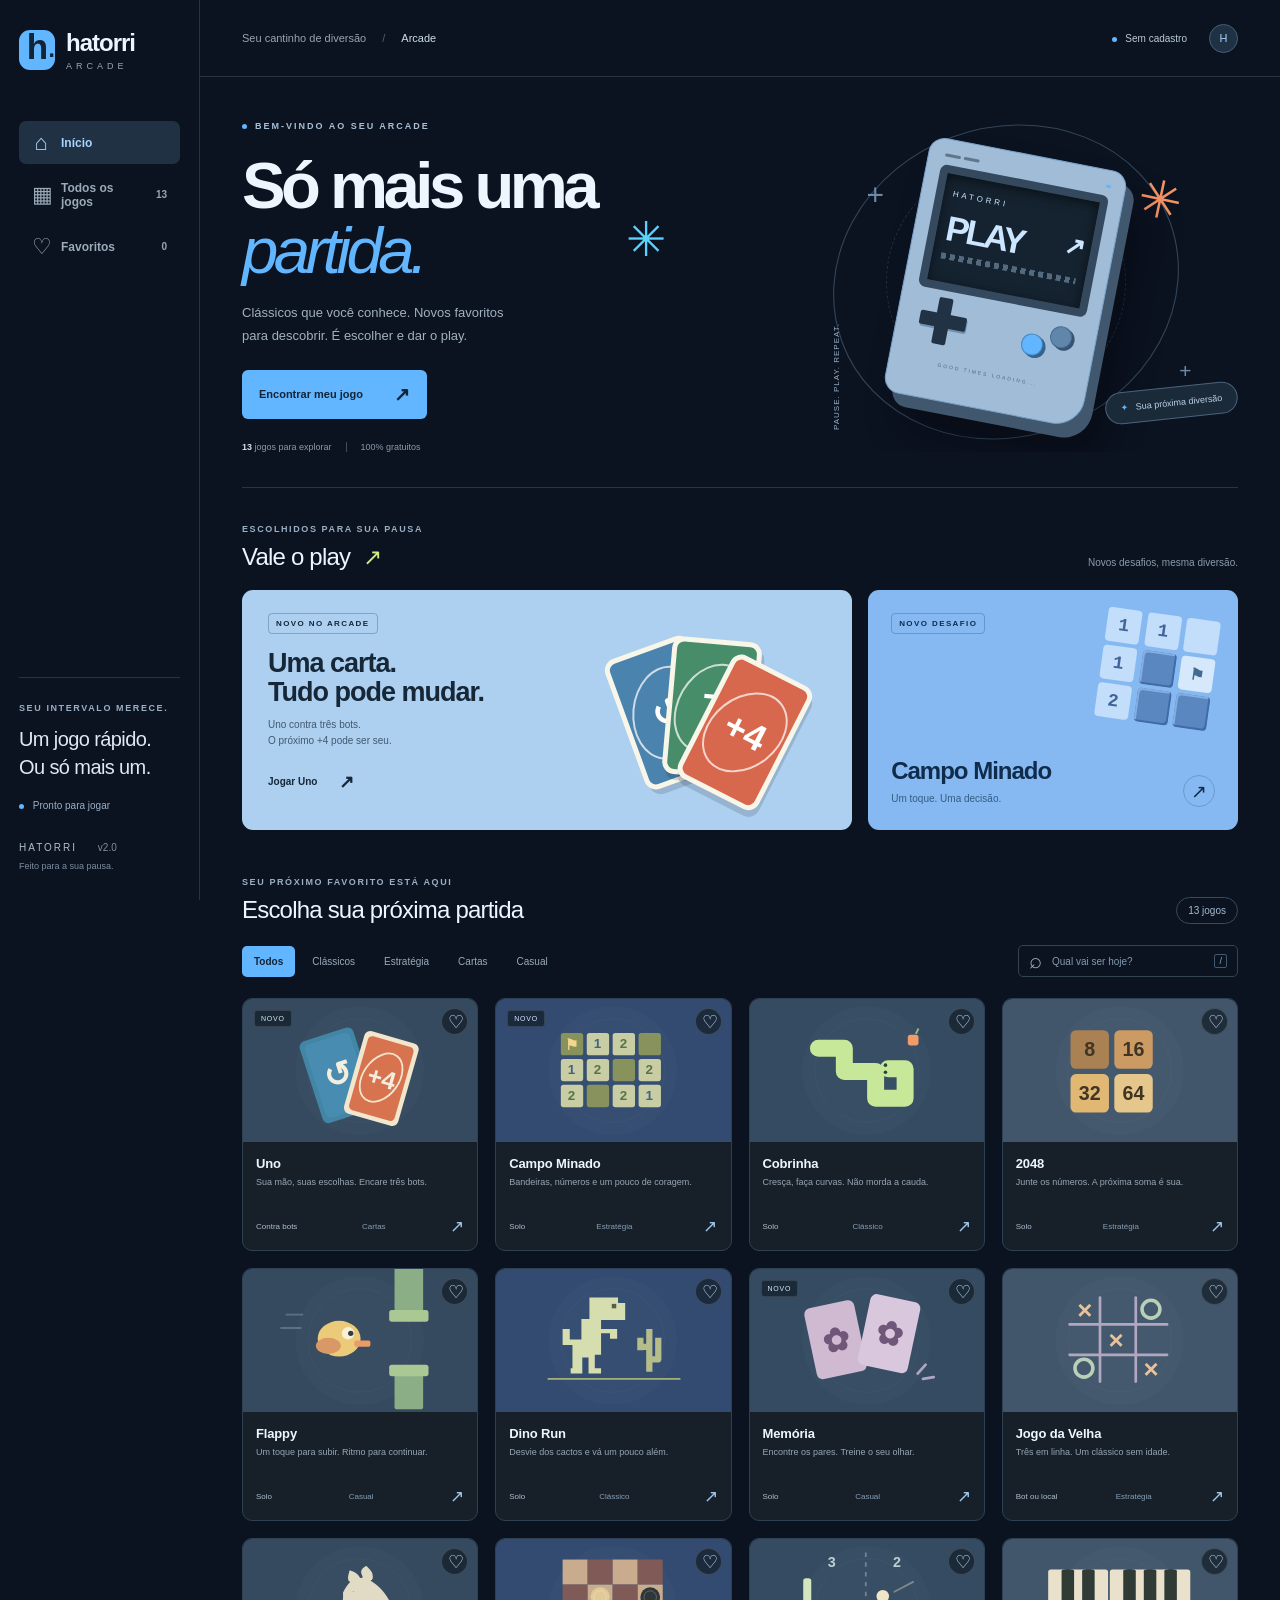
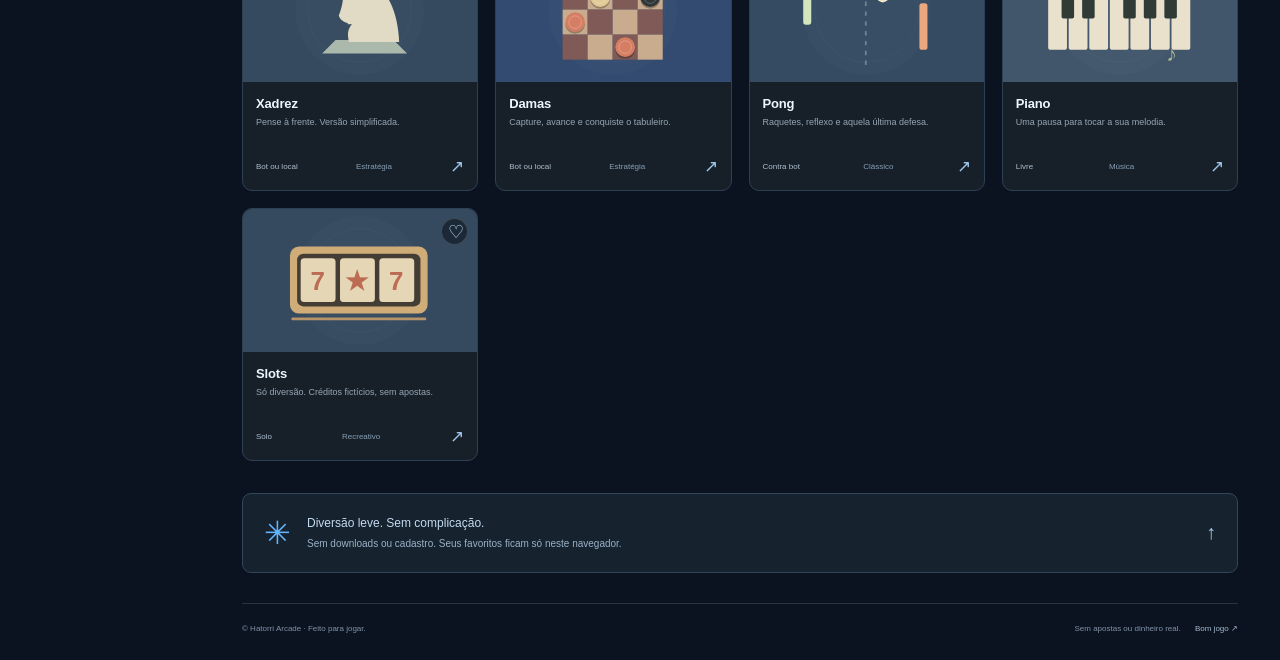
<file: index.html>
<!doctype html>
<html lang="pt-BR">
<head>
  <meta charset="utf-8">
  <meta name="viewport" content="width=device-width,initial-scale=1">
  <meta name="theme-color" content="#0b1220">
  <meta name="description" content="Seu próximo intervalo começa aqui. Treze jogos gratuitos no Hatorri Arcade, direto no navegador e sem cadastro.">
  <title>Hatorri Arcade — Só mais uma partida.</title>
  <link rel="icon" href="assets/favicon.svg" type="image/svg+xml">
  <link rel="stylesheet" href="assets/arcade.css">
  <script type="module" src="assets/arcade.js"></script>
<link rel="stylesheet" href="assets/hatorri-theme.css">
</head>
<body>
  <a class="skip" href="#jogos">Pular para os jogos</a>
  <aside class="sidebar">
    <a class="brand" href="./" aria-label="Hatorri Arcade, início"><span class="brand-mark">h<span>·</span></span><span>hatorri<span class="brand-sub">ARCADE</span></span></a>
    <nav aria-label="Navegação principal">
      <a href="#inicio" class="nav-link active" data-nav="inicio"><span aria-hidden="true">⌂</span> Início</a>
      <a href="#jogos" class="nav-link" data-nav="jogos"><span aria-hidden="true">▦</span> Todos os jogos <small>13</small></a>
      <a href="#favoritos" class="nav-link" data-nav="favoritos"><span aria-hidden="true">♡</span> Favoritos <small id="fav-count">0</small></a>
    </nav>
    <div class="sidebar-note"><div class="tiny-label">SEU INTERVALO MERECE.</div><p>Um jogo rápido.<br>Ou só mais um.</p><span class="status-dot"></span> Pronto para jogar</div>
    <div class="sidebar-footer">HATORRI <span>v2.0</span><br><small>Feito para a sua pausa.</small></div>
  </aside>
  <div class="workspace">
    <header class="topbar"><div class="breadcrumb">Seu cantinho de diversão <span>/</span> <strong>Arcade</strong></div><div class="topbar-right"><span class="local-badge"><i></i> Sem cadastro</span><span class="avatar" aria-label="Modo visitante">H</span></div></header>
    <main id="inicio">
      <section class="hero" aria-labelledby="hero-title">
        <div class="hero-copy"><span class="eyebrow"><span></span> BEM-VINDO AO SEU ARCADE</span><h1 id="hero-title">Só mais uma<br><em>partida.</em><span class="heading-spark" aria-hidden="true">✳</span></h1><p>Clássicos que você conhece. Novos favoritos<br class="desktop-break"> para descobrir. É escolher e dar o play.</p><a class="primary-button" href="#jogos">Encontrar meu jogo <span aria-hidden="true">↗</span></a><div class="hero-facts"><span><b>13</b> jogos para explorar</span><span class="fact-line"></span><span>100% gratuitos</span></div></div>
        <div class="hero-art" aria-hidden="true"><div class="orbit orbit-one"></div><div class="orbit orbit-two"></div><span class="art-plus plus-one">+</span><span class="art-plus plus-two">+</span><span class="art-star">✳</span><span class="art-pill">PAUSE. PLAY. REPEAT.</span><div class="controller"><div class="controller-top"><i></i><i></i><i></i></div><div class="controller-screen"><span>HATORRI</span><strong>PLAY<span>↗</span></strong><div class="pixel-line"></div></div><div class="controller-controls"><div class="d-pad"></div><div class="controller-buttons"><i></i><i></i></div></div><div class="controller-caption">GOOD TIMES LOADING...</div></div><div class="art-chip"><span>✦</span> Sua próxima diversão</div></div>
      </section>
      <section class="spotlight-section" aria-labelledby="spotlight-title"><div class="section-heading"><div><span class="tiny-label">ESCOLHIDOS PARA SUA PAUSA</span><h2 id="spotlight-title">Vale o play <span>↗</span></h2></div><span class="section-aside">Novos desafios, mesma diversão.</span></div><div class="spotlight-grid"><a class="spotlight uno-spotlight" href="games/uno.html" data-play="uno"><div class="spotlight-copy"><span class="pill">NOVO NO ARCADE</span><h3>Uma carta.<br>Tudo pode mudar.</h3><p>Uno contra três bots.<br>O próximo +4 pode ser seu.</p><span class="spotlight-cta">Jogar Uno <span>↗</span></span></div><div class="uno-art" aria-hidden="true"><div class="art-card card-blue"><span>↺</span></div><div class="art-card card-green"><span>7</span></div><div class="art-card card-red"><span>+4</span></div></div></a><a class="spotlight mine-spotlight" href="games/campo-minado.html" data-play="campo-minado"><span class="pill">NOVO DESAFIO</span><div class="mini-mines" aria-hidden="true"><i>1</i><i>1</i><i></i><i>1</i><i class="mine-closed"></i><i class="flag-cell">⚑</i><i>2</i><i class="mine-closed"></i><i class="mine-closed"></i></div><div class="mine-copy"><h3>Campo Minado</h3><p>Um toque. Uma decisão.</p><span class="round-arrow" aria-hidden="true">↗</span></div></a></div></section>
      <section class="catalog-section" id="jogos" aria-labelledby="catalog-title"><div class="section-heading"><div><span class="tiny-label">SEU PRÓXIMO FAVORITO ESTÁ AQUI</span><h2 id="catalog-title">Escolha sua próxima partida</h2></div><span class="game-count" id="result-count">13 jogos</span></div><div class="catalog-toolbar"><div class="filter-tabs" role="group" aria-label="Filtrar por categoria"><button class="filter active" data-category="todos" aria-pressed="true">Todos</button><button class="filter" data-category="classicos" aria-pressed="false">Clássicos</button><button class="filter" data-category="estrategia" aria-pressed="false">Estratégia</button><button class="filter" data-category="cartas" aria-pressed="false">Cartas</button><button class="filter" data-category="casual" aria-pressed="false">Casual</button></div><label class="search"><span aria-hidden="true">⌕</span><input id="game-search" type="search" placeholder="Qual vai ser hoje?" maxlength="80" aria-label="Buscar jogo"><kbd>/</kbd></label></div><div id="game-grid" class="game-grid"></div><p class="empty-state" id="empty-state" hidden>Nenhum jogo por aqui ainda. Tente outra busca ou adicione um favorito ♡</p><noscript><p>Ative o JavaScript para jogar e explorar o catálogo. Você também pode abrir <a href="games/campo-minado.html">Campo Minado</a> ou <a href="games/uno.html">Uno</a> diretamente.</p></noscript></section>
      <div class="bottom-note"><span aria-hidden="true">✳</span><p><strong>Diversão leve. Sem complicação.</strong><br>Sem downloads ou cadastro. Seus favoritos ficam só neste navegador.</p><a href="#inicio" aria-label="Voltar ao início">↑</a></div>
      <footer class="footer"><span>© Hatorri Arcade · Feito para jogar.</span><span>Sem apostas ou dinheiro real. <b>Bom jogo ↗</b></span></footer>
    </main>
  </div>
  <div id="toast" class="toast" role="status" aria-live="polite"></div>
</body>
</html>
</file>
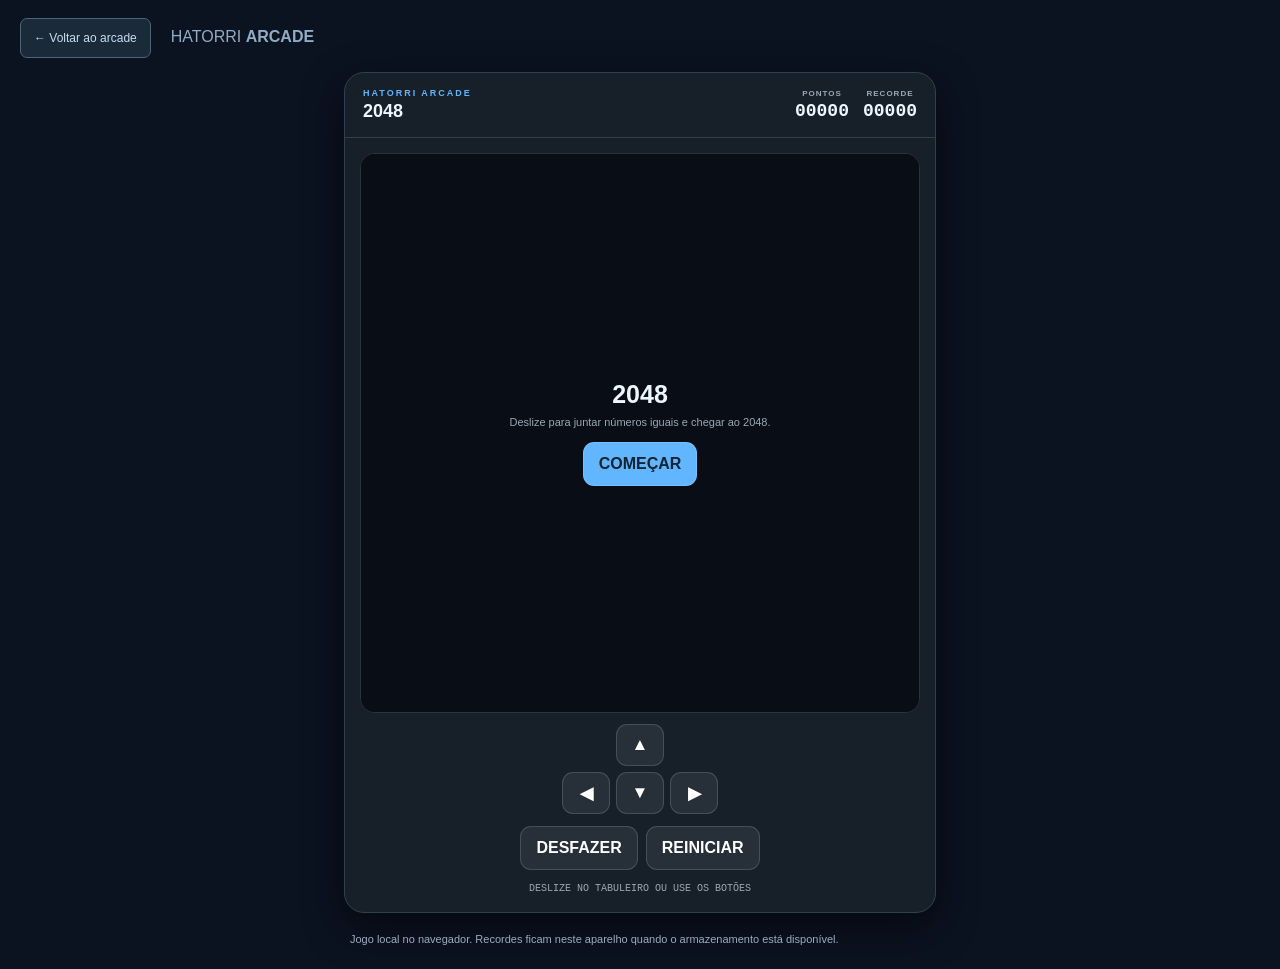
<file: games/2048.html>
<!DOCTYPE html>
<html lang="pt-BR">
<head>
<meta charset="UTF-8">
<meta name="viewport" content="width=device-width,initial-scale=1">
<meta name="theme-color" content="#0b1220">
<title>2048 · Hatorri Arcade</title>
<link rel="icon" href="../assets/favicon.svg" type="image/svg+xml">
<style>

:root{--bg:#10151f;--panel:#192131;--line:#33405a;--blue:#62b5ff;--purple:#9a7cff;--text:#f7f9ff;--muted:#aeb9cc}
*{box-sizing:border-box;-webkit-tap-highlight-color:transparent;-webkit-user-select:none;user-select:none}
body{margin:0;background:transparent;color:var(--text);font-family:Arial,sans-serif;touch-action:manipulation}
.shell{max-width:620px;margin:auto;padding:14px}
.game-card{overflow:hidden;border:1px solid var(--line);border-radius:20px;background:linear-gradient(160deg,var(--panel),var(--bg));box-shadow:0 14px 38px #0008}
.game-head{display:flex;align-items:center;justify-content:space-between;gap:12px;padding:15px 18px;border-bottom:1px solid var(--line)}
.game-brand{color:var(--blue);font-size:9px;font-weight:800;letter-spacing:2px}
.game-title{font-size:18px;font-weight:900;margin-top:3px}
.scorebar{display:flex;gap:14px;text-align:center}
.score-label{color:var(--muted);font-size:8px;font-weight:700;letter-spacing:1px}
.score-value{font:800 18px monospace;margin-top:3px}
.game-main{padding:15px}
.stage{position:relative;overflow:hidden;border:1px solid var(--line);border-radius:15px;background:#0b1018}
.action-row{display:flex;gap:8px;justify-content:center;margin-top:12px}
.game-button{min-height:44px;padding:0 15px;border:1px solid #ffffff26;border-radius:11px;background:#ffffff12;color:white;font-weight:800}
.game-button:active{transform:scale(.96)}
.game-button.primary{background:linear-gradient(135deg,var(--purple),var(--blue));color:#07101c}
.game-status{min-height:15px;margin-top:11px;color:var(--muted);font:10px monospace;text-align:center}
.cover{position:absolute;inset:0;z-index:4;display:flex;flex-direction:column;align-items:center;justify-content:center;padding:20px;background:#090d14e8;text-align:center}
.cover.hidden{display:none}
.cover-title{font-size:25px;font-weight:900}
.cover-text{max-width:290px;margin:7px 0 14px;color:var(--muted);font-size:11px}

.board{display:grid;grid-template-columns:repeat(4,1fr);gap:8px;padding:10px;aspect-ratio:1;background:#0d1520;touch-action:none;overscroll-behavior:contain}.tile{display:flex;align-items:center;justify-content:center;border-radius:11px;background:#ffffff0b;color:#f7f9ff;font:bold 25px monospace;transition:transform .12s,background .12s}.n2{background:#33445c}.n4{background:#3d5870}.n8{background:#97654a}.n16{background:#b85b45}.n32{background:#d04e4e}.n64{background:#e44737}.n128{background:#c79b38;font-size:21px}.n256{background:#daa62d;font-size:21px}.n512{background:#e6b720;font-size:21px}.n1024{background:#b96fe0;font-size:17px}.n2048{background:#56d9a0;color:#071710;font-size:17px;box-shadow:0 0 18px #56d9a088}.move-pad{display:grid;grid-template-columns:repeat(3,48px);grid-template-rows:repeat(2,42px);gap:6px;justify-content:center;margin-top:11px}.move-pad .game-button{min-height:42px;padding:0;font-size:17px}.move-up{grid-column:2}.move-left{grid-column:1;grid-row:2}.move-down{grid-column:2;grid-row:2}.move-right{grid-column:3;grid-row:2}
</style>
<link rel="stylesheet" href="../assets/game-shell.css">
<link rel="stylesheet" href="../assets/hatorri-theme.css">
</head>
<body>
<nav class="arcade-game-nav" aria-label="Navegação do jogo"><a href="../index.html">← Voltar ao arcade</a><span>HATORRI <strong>ARCADE</strong></span></nav>
<div class="shell"><div class="game-card"><div class="game-head"><div><div class="game-brand">HATORRI ARCADE</div><div class="game-title">2048</div></div><div class="scorebar"><div><div class="score-label">PONTOS</div><div class="score-value" id="score">00000</div></div><div><div class="score-label">RECORDE</div><div class="score-value" id="best">00000</div></div></div></div><div class="game-main"><div class="stage"><div class="board" id="board"></div><div class="cover" id="cover"><div class="cover-title" id="coverTitle">2048</div><div class="cover-text" id="coverText">Deslize para juntar números iguais e chegar ao 2048.</div><button class="game-button primary" id="start">COMEÇAR</button></div></div><div class="move-pad"><button class="game-button move-up" data-move="up" aria-label="Mover para cima">▲</button><button class="game-button move-left" data-move="left" aria-label="Mover para a esquerda">◀</button><button class="game-button move-down" data-move="down" aria-label="Mover para baixo">▼</button><button class="game-button move-right" data-move="right" aria-label="Mover para a direita">▶</button></div><div class="action-row"><button class="game-button" id="undo">DESFAZER</button><button class="game-button" id="restart">REINICIAR</button></div><div class="game-status">DESLIZE NO TABULEIRO OU USE OS BOTÕES</div></div></div></div>

<p class="arcade-game-note">Jogo local no navegador. Recordes ficam neste aparelho quando o armazenamento está disponível.</p>
<script>

const arcadeStorage = (() => {
  const memory = new Map();
  return {
    getItem(key) {
      key = String(key);
      try { const value = globalThis.localStorage.getItem(key); if (value !== null) { memory.set(key, value); return value; } }
      catch { /* Storage may be denied in an embedded browser. */ }
      return memory.has(key) ? memory.get(key) : null;
    },
    setItem(key, value) {
      key = String(key); value = String(value); memory.set(key, value);
      try { globalThis.localStorage.setItem(key, value); } catch { /* Keep this page playable in memory. */ }
    },
    removeItem(key) {
      key = String(key); memory.delete(key);
      try { globalThis.localStorage.removeItem(key); } catch { /* No persistent storage. */ }
    }
  };
})();



const boardEl=document.getElementById('board'),scoreEl=document.getElementById('score'),bestEl=document.getElementById('best'),cover=document.getElementById('cover'),coverTitle=document.getElementById('coverTitle'),coverText=document.getElementById('coverText'),start=document.getElementById('start');let board=[],score=0,best=0,previous=null,touch=null;
try{best=Number(arcadeStorage.getItem('hatorri_2048_best'))||0}catch(e){}const format=n=>String(n).padStart(5,'0');
function emptyBoard(){return Array.from({length:4},()=>Array(4).fill(0))}function cells(){const free=[];for(let y=0;y<4;y++)for(let x=0;x<4;x++)if(!board[y][x])free.push([x,y]);return free}function addTile(){const free=cells();if(!free.length)return;const[x,y]=free[Math.floor(Math.random()*free.length)];board[y][x]=Math.random()<.9?2:4}
function render(){boardEl.innerHTML='';for(const row of board)for(const value of row){const tile=document.createElement('div');tile.className='tile'+(value?' n'+Math.min(value,2048):'');tile.textContent=value||'';boardEl.appendChild(tile)}scoreEl.textContent=format(score);bestEl.textContent=format(best)}
function compress(line){const values=line.filter(Boolean),result=[];for(let i=0;i<values.length;i++){if(values[i]===values[i+1]){const merged=values[i]*2;result.push(merged);score+=merged;i++}else result.push(values[i])}while(result.length<4)result.push(0);return result}
function transpose(matrix){return matrix[0].map((_,i)=>matrix.map(row=>row[i]))}function move(dir){if(board.length!==4||!cover.classList.contains('hidden'))return;previous={board:board.map(row=>[...row]),score};const before=JSON.stringify(board);if(dir==='left')board=board.map(compress);if(dir==='right')board=board.map(row=>compress([...row].reverse()).reverse());if(dir==='up'){board=transpose(board).map(compress);board=transpose(board)}if(dir==='down'){board=transpose(board).map(row=>compress([...row].reverse()).reverse());board=transpose(board)}if(before===JSON.stringify(board)){previous=null;return}addTile();best=Math.max(best,score);try{arcadeStorage.setItem('hatorri_2048_best',best)}catch(e){}render();if(board.flat().includes(2048)){coverTitle.textContent='VOCÊ CONSEGUIU!';coverText.textContent='Chegou ao bloco 2048!';start.textContent='JOGAR NOVAMENTE';cover.classList.remove('hidden')}else if(!canMove()){coverTitle.textContent='FIM DE JOGO';coverText.textContent='Pontuação: '+score;start.textContent='TENTAR NOVAMENTE';cover.classList.remove('hidden')}}
function canMove(){if(cells().length)return true;for(let y=0;y<4;y++)for(let x=0;x<4;x++)if(board[y][x]===board[y]?.[x+1]||board[y][x]===board[y+1]?.[x])return true;return false}function reset(){board=emptyBoard();score=0;previous=null;addTile();addTile();cover.classList.add('hidden');render()}
function beginGesture(x,y,pointerId){touch={x,y};if(pointerId!==undefined)try{boardEl.setPointerCapture(pointerId)}catch(e){}}function endGesture(x,y){if(!touch)return;const dx=x-touch.x,dy=y-touch.y;touch=null;if(Math.max(Math.abs(dx),Math.abs(dy))<15)return;move(Math.abs(dx)>Math.abs(dy)?(dx>0?'right':'left'):(dy>0?'down':'up'))}
boardEl.addEventListener('pointerdown',e=>{e.preventDefault();beginGesture(e.clientX,e.clientY,e.pointerId)},{passive:false});boardEl.addEventListener('pointerup',e=>{e.preventDefault();endGesture(e.clientX,e.clientY)},{passive:false});boardEl.addEventListener('pointercancel',()=>{touch=null});boardEl.addEventListener('touchstart',e=>{e.preventDefault();const p=e.changedTouches[0];beginGesture(p.clientX,p.clientY)},{passive:false});boardEl.addEventListener('touchmove',e=>e.preventDefault(),{passive:false});boardEl.addEventListener('touchend',e=>{e.preventDefault();const p=e.changedTouches[0];endGesture(p.clientX,p.clientY)},{passive:false});boardEl.addEventListener('touchcancel',()=>{touch=null});document.querySelectorAll('[data-move]').forEach(button=>button.addEventListener('pointerdown',e=>{e.preventDefault();move(button.dataset.move)}));document.addEventListener('keydown',e=>{const map={ArrowLeft:'left',ArrowRight:'right',ArrowUp:'up',ArrowDown:'down'};if(map[e.key]){e.preventDefault();move(map[e.key])}});start.addEventListener('pointerdown',e=>{e.preventDefault();e.stopPropagation();reset()});document.getElementById('restart').onclick=reset;document.getElementById('undo').onclick=()=>{if(!previous)return;board=previous.board;score=previous.score;previous=null;render()};render();


// Native keyboard activation must also work on the recovered pointer controls.
document.addEventListener('click', event => {
  const button = event.target.closest?.('button');
  if (event.detail !== 0 || !button || button.onclick || event.defaultPrevented) return;
  const EventType = globalThis.PointerEvent || globalThis.MouseEvent;
  if (EventType) button.dispatchEvent(new EventType('pointerdown', { bubbles: true, cancelable: true }));
});

</script>
</body>
</html>
</file>
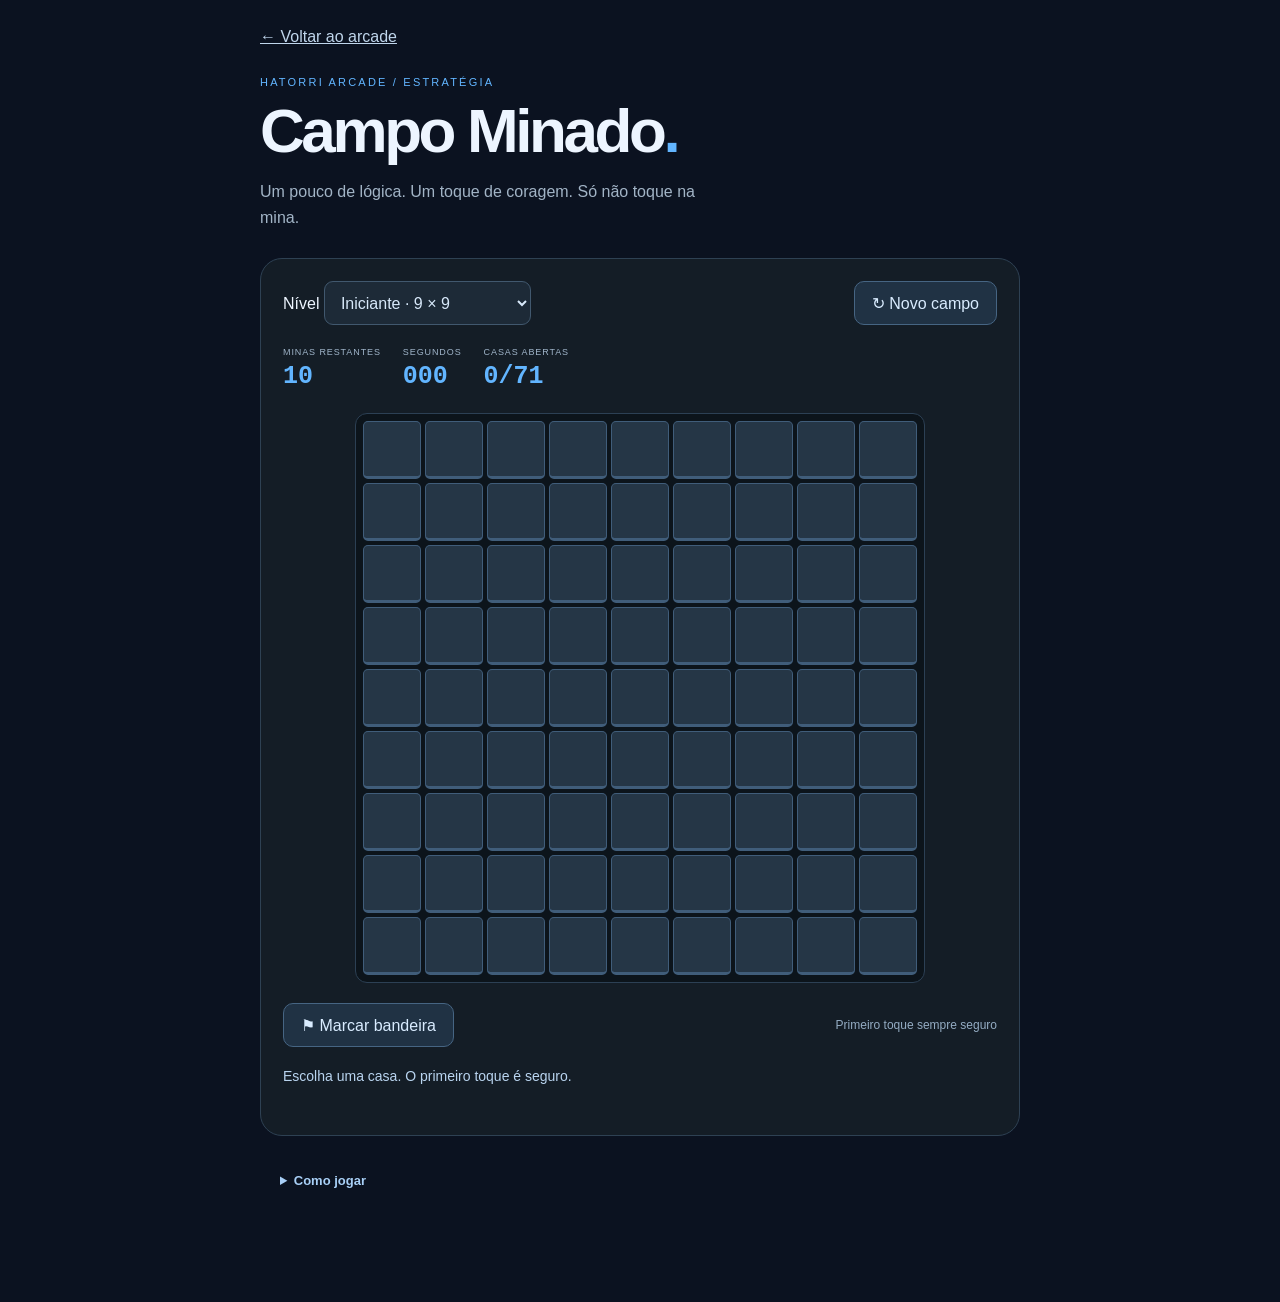
<file: games/campo-minado.html>
<!doctype html>
<html lang="pt-BR"><head><meta charset="utf-8"><meta name="viewport" content="width=device-width,initial-scale=1"><meta name="theme-color" content="#0b1220"><meta name="description" content="Campo Minado do Hatorri Arcade. Encontre as casas seguras, marque as minas e vença o desafio."><title>Campo Minado · Hatorri Arcade</title><link rel="stylesheet" href="../assets/game-shell.css"><link rel="stylesheet" href="../assets/mines.css"><link rel="stylesheet" href="../assets/hatorri-theme.css">
</head>
<body><main class="mines-page"><a href="../index.html">← Voltar ao arcade</a><p class="game-eyebrow">Hatorri Arcade / Estratégia</p><h1>Campo Minado<span style="color:#d7f44b">.</span></h1><p class="game-lead">Um pouco de lógica. Um toque de coragem. Só não toque na mina.</p>
<section class="mines-panel" aria-label="Jogo Campo Minado"><div class="mines-toolbar"><label for="mines-level">Nível <select id="mines-level"><option value="easy">Iniciante · 9 × 9</option><option value="medium">Intermediário · 12 × 12</option></select></label><button class="arcade-button" id="mines-restart" type="button">↻ Novo campo</button></div>
<dl class="mines-stats"><div><dt>Minas restantes</dt><dd id="mines-left">10</dd></div><div><dt>Segundos</dt><dd id="mines-time">000</dd></div><div><dt>Casas abertas</dt><dd id="mines-progress">0/71</dd></div></dl><div class="mines-board" id="mines-board" aria-label="Tabuleiro do Campo Minado"></div><div class="mines-bottom"><button class="arcade-button" id="flag-mode" type="button" aria-pressed="false">⚑ Marcar bandeira</button><span style="color:#929e85;font-size:12px">Primeiro toque sempre seguro</span></div><p id="mines-status" class="mines-status" role="status" aria-live="polite"></p></section>
<details class="game-rules"><summary>Como jogar</summary><ul><li>Abra todas as casas sem minas para vencer. Um número indica quantas minas estão nas oito casas ao redor.</li><li>Ative “Marcar bandeira” para marcar casas suspeitas no celular. Toque de novo para remover a bandeira.</li><li>No computador, use o botão direito ou <kbd>F</kbd> para bandeiras. As setas navegam; Enter abre a casa.</li><li>O primeiro toque e as casas ao redor ficam sem minas. Trocar o nível inicia uma nova partida.</li></ul></details></main><script type="module" src="../assets/mines.js"></script></body></html>
</file>
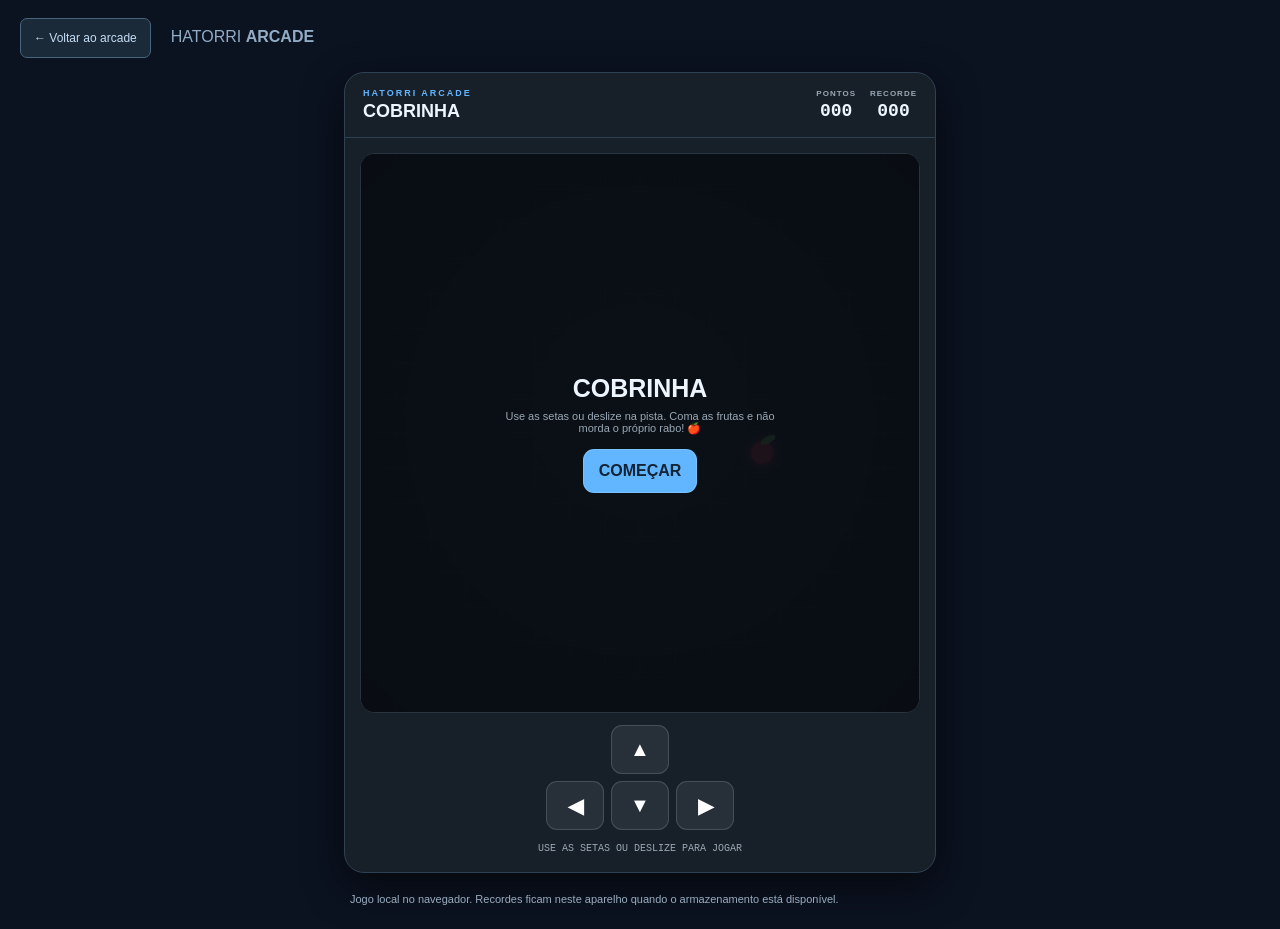
<file: games/cobrinha.html>
<!DOCTYPE html>
<html lang="pt-BR">
<head>
<meta charset="UTF-8">
<meta name="viewport" content="width=device-width,initial-scale=1">
<meta name="theme-color" content="#0b1220">
<title>Cobrinha · Hatorri Arcade</title>
<link rel="icon" href="../assets/favicon.svg" type="image/svg+xml">
<style>

:root{--bg:#10151f;--panel:#192131;--line:#33405a;--blue:#62b5ff;--purple:#9a7cff;--text:#f7f9ff;--muted:#aeb9cc}
*{box-sizing:border-box;-webkit-tap-highlight-color:transparent;-webkit-user-select:none;user-select:none}
body{margin:0;background:transparent;color:var(--text);font-family:Arial,sans-serif;touch-action:manipulation}
.shell{max-width:620px;margin:auto;padding:14px}
.game-card{overflow:hidden;border:1px solid var(--line);border-radius:20px;background:linear-gradient(160deg,var(--panel),var(--bg));box-shadow:0 14px 38px #0008}
.game-head{display:flex;align-items:center;justify-content:space-between;gap:12px;padding:15px 18px;border-bottom:1px solid var(--line)}
.game-brand{color:var(--blue);font-size:9px;font-weight:800;letter-spacing:2px}
.game-title{font-size:18px;font-weight:900;margin-top:3px}
.scorebar{display:flex;gap:14px;text-align:center}
.score-label{color:var(--muted);font-size:8px;font-weight:700;letter-spacing:1px}
.score-value{font:800 18px monospace;margin-top:3px}
.game-main{padding:15px}
.stage{position:relative;overflow:hidden;border:1px solid var(--line);border-radius:15px;background:#0b1018}
.action-row{display:flex;gap:8px;justify-content:center;margin-top:12px}
.game-button{min-height:44px;padding:0 15px;border:1px solid #ffffff26;border-radius:11px;background:#ffffff12;color:white;font-weight:800}
.game-button:active{transform:scale(.96)}
.game-button.primary{background:linear-gradient(135deg,var(--purple),var(--blue));color:#07101c}
.game-status{min-height:15px;margin-top:11px;color:var(--muted);font:10px monospace;text-align:center}
.cover{position:absolute;inset:0;z-index:4;display:flex;flex-direction:column;align-items:center;justify-content:center;padding:20px;background:#090d14e8;text-align:center}
.cover.hidden{display:none}
.cover-title{font-size:25px;font-weight:900}
.cover-text{max-width:290px;margin:7px 0 14px;color:var(--muted);font-size:11px}

.snake-canvas{display:block;width:100%;aspect-ratio:1;background:#0a1913;box-shadow:inset 0 0 34px #000b,inset 0 0 0 2px #7eff9b20;touch-action:none;user-select:none}
.pad{display:grid;grid-template-columns:repeat(3,58px);grid-template-rows:repeat(2,49px);gap:7px;justify-content:center;margin-top:12px;touch-action:manipulation}.pad .game-button{min-height:49px;padding:0;font-size:20px;user-select:none;-webkit-tap-highlight-color:transparent}.pad .game-button:active{transform:scale(.9);filter:brightness(1.3)}.up{grid-column:2}.left{grid-column:1;grid-row:2}.down{grid-column:2;grid-row:2}.right{grid-column:3;grid-row:2}
</style>
<link rel="stylesheet" href="../assets/game-shell.css">
<link rel="stylesheet" href="../assets/hatorri-theme.css">
</head>
<body>
<nav class="arcade-game-nav" aria-label="Navegação do jogo"><a href="../index.html">← Voltar ao arcade</a><span>HATORRI <strong>ARCADE</strong></span></nav>
<div class="shell"><div class="game-card">
<div class="game-head"><div><div class="game-brand">HATORRI ARCADE</div><div class="game-title">COBRINHA</div></div>
<div class="scorebar"><div><div class="score-label">PONTOS</div><div class="score-value" id="score">000</div></div><div><div class="score-label">RECORDE</div><div class="score-value" id="best">000</div></div></div></div>
<div class="game-main"><div class="stage" id="stage"><canvas class="snake-canvas" id="snakeCanvas" width="512" height="512"></canvas>
<div class="cover" id="cover"><div class="cover-title" id="coverTitle">COBRINHA</div><div class="cover-text" id="coverText">Use as setas ou deslize na pista. Coma as frutas e não morda o próprio rabo! 🍎</div><button class="game-button primary" id="start">COMEÇAR</button></div></div>
<div class="pad"><button class="game-button up" data-dir="up" aria-label="Mover para cima">▲</button><button class="game-button left" data-dir="left" aria-label="Mover para a esquerda">◀</button><button class="game-button down" data-dir="down" aria-label="Mover para baixo">▼</button><button class="game-button right" data-dir="right" aria-label="Mover para a direita">▶</button></div>
<div class="game-status" id="status">USE AS SETAS OU DESLIZE PARA JOGAR</div></div></div></div>

<p class="arcade-game-note">Jogo local no navegador. Recordes ficam neste aparelho quando o armazenamento está disponível.</p>
<script>

const arcadeStorage = (() => {
  const memory = new Map();
  return {
    getItem(key) {
      key = String(key);
      try { const value = globalThis.localStorage.getItem(key); if (value !== null) { memory.set(key, value); return value; } }
      catch { /* Storage may be denied in an embedded browser. */ }
      return memory.has(key) ? memory.get(key) : null;
    },
    setItem(key, value) {
      key = String(key); value = String(value); memory.set(key, value);
      try { globalThis.localStorage.setItem(key, value); } catch { /* Keep this page playable in memory. */ }
    },
    removeItem(key) {
      key = String(key); memory.delete(key);
      try { globalThis.localStorage.removeItem(key); } catch { /* No persistent storage. */ }
    }
  };
})();



const SIZE=16,CELL=32,canvas=document.getElementById('snakeCanvas'),ctx=canvas.getContext('2d'),stage=document.getElementById('stage'),scoreEl=document.getElementById('score'),bestEl=document.getElementById('best'),statusEl=document.getElementById('status');
const cover=document.getElementById('cover'),coverTitle=document.getElementById('coverTitle'),coverText=document.getElementById('coverText'),start=document.getElementById('start');
const MOVE_DELAY_MS=185;
let snake=[],previousSnake=[],food={x:11,y:8},direction={x:1,y:0},directionQueue=[],score=0,best=0,running=false,timer=null,touchStart=null,lastTickAt=performance.now(),animationId=null;
try{best=Number(arcadeStorage.getItem('hatorri_cobrinha_recorde'))||0}catch(e){best=0}
const format=n=>String(n).padStart(3,'0'),mix=(a,b,t)=>a+(b-a)*t;
function updateInfo(){scoreEl.textContent=format(score);bestEl.textContent=format(best);statusEl.textContent=running?'RITMO NORMAL • TAMANHO '+snake.length:'USE AS SETAS OU DESLIZE PARA JOGAR'}
function drawBackground(){const gradient=ctx.createRadialGradient(256,230,20,256,256,360);gradient.addColorStop(0,'#193b2e');gradient.addColorStop(.55,'#10281f');gradient.addColorStop(1,'#07130e');ctx.fillStyle=gradient;ctx.fillRect(0,0,512,512);ctx.strokeStyle='#c8ffe407';ctx.lineWidth=1;for(let i=1;i<SIZE;i++){ctx.beginPath();ctx.moveTo(i*CELL,0);ctx.lineTo(i*CELL,512);ctx.stroke();ctx.beginPath();ctx.moveTo(0,i*CELL);ctx.lineTo(512,i*CELL);ctx.stroke()}}
function interpolatedSnake(progress){return snake.map((part,index)=>{const old=previousSnake[index]||previousSnake[previousSnake.length-1]||part;const wrapped=Math.abs(part.x-old.x)>1||Math.abs(part.y-old.y)>1;return wrapped?part:{x:mix(old.x,part.x,progress),y:mix(old.y,part.y,progress)}})}
function drawSnake(parts){if(!parts.length)return;ctx.lineCap='round';ctx.lineJoin='round';ctx.strokeStyle='#3ec56f';ctx.lineWidth=CELL*.7;ctx.beginPath();for(let i=parts.length-1;i>=0;i--){const x=parts[i].x*CELL+CELL/2,y=parts[i].y*CELL+CELL/2;i===parts.length-1?ctx.moveTo(x,y):ctx.lineTo(x,y)}ctx.stroke();ctx.strokeStyle='#8ff2a8';ctx.lineWidth=CELL*.18;ctx.globalAlpha=.42;ctx.stroke();ctx.globalAlpha=1;const head=parts[0],hx=head.x*CELL+CELL/2,hy=head.y*CELL+CELL/2;ctx.fillStyle='#9ff06d';ctx.beginPath();ctx.arc(hx,hy,CELL*.4,0,Math.PI*2);ctx.fill();const sideX=direction.y*.2*CELL,sideY=-direction.x*.2*CELL,frontX=direction.x*.2*CELL,frontY=direction.y*.2*CELL;ctx.fillStyle='#fff';for(const side of[-1,1]){ctx.beginPath();ctx.arc(hx+frontX+sideX*side,hy+frontY+sideY*side,CELL*.1,0,Math.PI*2);ctx.fill();ctx.fillStyle='#10251a';ctx.beginPath();ctx.arc(hx+frontX*1.25+sideX*side,hy+frontY*1.25+sideY*side,CELL*.05,0,Math.PI*2);ctx.fill();ctx.fillStyle='#fff'}}
function drawFood(now){const pulse=1+Math.sin(now/160)*.08,x=food.x*CELL+CELL/2,y=food.y*CELL+CELL/2;ctx.save();ctx.translate(x,y);ctx.scale(pulse,pulse);ctx.shadowColor='#ff476d';ctx.shadowBlur=12;ctx.fillStyle='#ef3e5d';ctx.beginPath();ctx.arc(0,2,CELL*.3,0,Math.PI*2);ctx.fill();ctx.shadowBlur=0;ctx.fillStyle='#8ee86c';ctx.beginPath();ctx.ellipse(5,-9,7,3,-.5,0,Math.PI*2);ctx.fill();ctx.restore()}
function render(now){drawBackground();const progress=running?Math.min(1,(now-lastTickAt)/MOVE_DELAY_MS):1;drawFood(now);drawSnake(interpolatedSnake(progress));animationId=requestAnimationFrame(render)}
function placeFood(){const free=[];for(let y=0;y<SIZE;y++)for(let x=0;x<SIZE;x++)if(!snake.some(p=>p.x===x&&p.y===y))free.push({x,y});if(!free.length)return finish(true);food=free[Math.floor(Math.random()*free.length)]}
function setDirection(name){const dirs={up:{x:0,y:-1},down:{x:0,y:1},left:{x:-1,y:0},right:{x:1,y:0}},chosen=dirs[name],base=directionQueue.length?directionQueue[directionQueue.length-1]:direction;if(!chosen||chosen.x===base.x&&chosen.y===base.y||chosen.x===-base.x&&chosen.y===-base.y||directionQueue.length>=2)return;directionQueue.push(chosen)}
function schedule(){if(timer)clearTimeout(timer);timer=setTimeout(tick,MOVE_DELAY_MS)}
function tick(){if(!running)return;if(directionQueue.length)direction=directionQueue.shift();const head={x:snake[0].x+direction.x,y:snake[0].y+direction.y};
if(head.x<0||head.x>=SIZE||head.y<0||head.y>=SIZE||snake.some(part=>part.x===head.x&&part.y===head.y))return finish(false);
previousSnake=snake.map(part=>({...part}));snake.unshift(head);if(head.x===food.x&&head.y===food.y){score++;if(score>best)best=score;placeFood()}else snake.pop();lastTickAt=performance.now();updateInfo();schedule()}
function reset(){snake=[{x:7,y:8},{x:6,y:8},{x:5,y:8}];previousSnake=snake.map(part=>({...part}));food={x:11,y:8};direction={x:1,y:0};directionQueue=[];score=0;running=true;lastTickAt=performance.now();cover.classList.add('hidden');placeFood();updateInfo();schedule()}
function finish(won){running=false;if(timer)clearTimeout(timer);timer=null;best=Math.max(best,score);try{arcadeStorage.setItem('hatorri_cobrinha_recorde',String(best))}catch(e){}updateInfo();coverTitle.textContent=won?'VOCÊ ZEROU! 🎉':'FIM DE JOGO';coverText.textContent='Pontuação: '+format(score)+' • Recorde: '+format(best);start.textContent='JOGAR NOVAMENTE';cover.classList.remove('hidden')}
document.querySelectorAll('[data-dir]').forEach(button=>{const command=event=>{event.preventDefault();event.stopPropagation();setDirection(button.dataset.dir)};button.addEventListener('pointerdown',command,{passive:false});button.addEventListener('click',event=>event.preventDefault())});
start.addEventListener('pointerdown',event=>{event.preventDefault();event.stopPropagation();reset()});
stage.addEventListener('pointerdown',event=>{touchStart={x:event.clientX,y:event.clientY}});
stage.addEventListener('pointerup',event=>{if(!touchStart)return;const dx=event.clientX-touchStart.x,dy=event.clientY-touchStart.y;touchStart=null;if(Math.max(Math.abs(dx),Math.abs(dy))<12)return;setDirection(Math.abs(dx)>Math.abs(dy)?(dx>0?'right':'left'):(dy>0?'down':'up'))});
document.addEventListener('keydown',event=>{const keys={ArrowUp:'up',ArrowDown:'down',ArrowLeft:'left',ArrowRight:'right'};if(keys[event.key]){event.preventDefault();setDirection(keys[event.key])}});
updateInfo();animationId=requestAnimationFrame(render);


// Native keyboard activation must also work on the recovered pointer controls.
document.addEventListener('click', event => {
  const button = event.target.closest?.('button');
  if (event.detail !== 0 || !button || button.onclick || event.defaultPrevented) return;
  const EventType = globalThis.PointerEvent || globalThis.MouseEvent;
  if (EventType) button.dispatchEvent(new EventType('pointerdown', { bubbles: true, cancelable: true }));
});

</script>
</body>
</html>
</file>
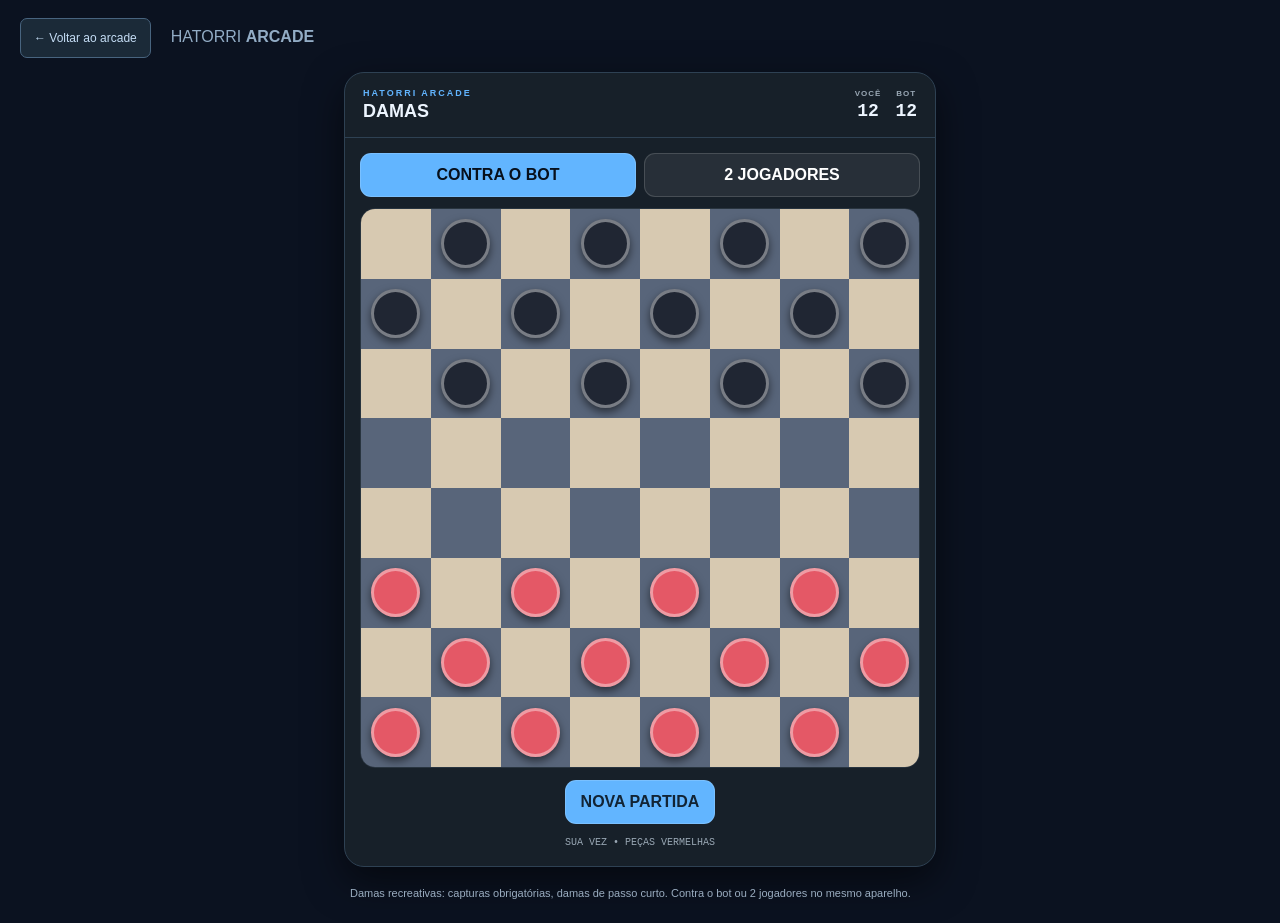
<file: games/damas.html>
<!DOCTYPE html>
<html lang="pt-BR">
<head>
<meta charset="UTF-8">
<meta name="viewport" content="width=device-width,initial-scale=1">
<meta name="theme-color" content="#0b1220">
<title>Damas · Hatorri Arcade</title>
<link rel="icon" href="../assets/favicon.svg" type="image/svg+xml">
<style>

:root{--bg:#10151f;--panel:#192131;--line:#33405a;--blue:#62b5ff;--purple:#9a7cff;--text:#f7f9ff;--muted:#aeb9cc}
*{box-sizing:border-box;-webkit-tap-highlight-color:transparent;-webkit-user-select:none;user-select:none}
body{margin:0;background:transparent;color:var(--text);font-family:Arial,sans-serif;touch-action:manipulation}
.shell{max-width:620px;margin:auto;padding:14px}
.game-card{overflow:hidden;border:1px solid var(--line);border-radius:20px;background:linear-gradient(160deg,var(--panel),var(--bg));box-shadow:0 14px 38px #0008}
.game-head{display:flex;align-items:center;justify-content:space-between;gap:12px;padding:15px 18px;border-bottom:1px solid var(--line)}
.game-brand{color:var(--blue);font-size:9px;font-weight:800;letter-spacing:2px}
.game-title{font-size:18px;font-weight:900;margin-top:3px}
.scorebar{display:flex;gap:14px;text-align:center}
.score-label{color:var(--muted);font-size:8px;font-weight:700;letter-spacing:1px}
.score-value{font:800 18px monospace;margin-top:3px}
.game-main{padding:15px}
.stage{position:relative;overflow:hidden;border:1px solid var(--line);border-radius:15px;background:#0b1018}
.action-row{display:flex;gap:8px;justify-content:center;margin-top:12px}
.game-button{min-height:44px;padding:0 15px;border:1px solid #ffffff26;border-radius:11px;background:#ffffff12;color:white;font-weight:800}
.game-button:active{transform:scale(.96)}
.game-button.primary{background:linear-gradient(135deg,var(--purple),var(--blue));color:#07101c}
.game-status{min-height:15px;margin-top:11px;color:var(--muted);font:10px monospace;text-align:center}
.cover{position:absolute;inset:0;z-index:4;display:flex;flex-direction:column;align-items:center;justify-content:center;padding:20px;background:#090d14e8;text-align:center}
.cover.hidden{display:none}
.cover-title{font-size:25px;font-weight:900}
.cover-text{max-width:290px;margin:7px 0 14px;color:var(--muted);font-size:11px}

.board8{display:grid;grid-template-columns:repeat(8,minmax(0,1fr));grid-template-rows:repeat(8,minmax(0,1fr));width:100%;aspect-ratio:1;overflow:hidden}.sq{position:relative;min-width:0;min-height:0;overflow:hidden;border:0;padding:0;display:flex;align-items:center;justify-content:center}.light{background:#d7c9b1}.dark{background:#58657a}.sq.selected{box-shadow:inset 0 0 0 4px #ffd34e}.sq.target:after{content:"";width:25%;height:25%;border-radius:50%;background:#7dffaeaa}.piece{position:absolute;width:70%;height:70%;border-radius:50%;border:3px solid #ffffff66;box-shadow:0 4px 8px #0008;display:flex;align-items:center;justify-content:center}.red{background:#e45866}.black{background:#202633}.king:after{content:"♛";color:#ffd34e;font-size:clamp(12px,4vw,20px)}.mode-row{display:flex;gap:8px;margin-bottom:11px}.mode-row button{flex:1}.mode-active{background:#62b5ff;color:#07101c}
</style>
<link rel="stylesheet" href="../assets/game-shell.css">
<link rel="stylesheet" href="../assets/hatorri-theme.css">
</head>
<body>
<nav class="arcade-game-nav" aria-label="Navegação do jogo"><a href="../index.html">← Voltar ao arcade</a><span>HATORRI <strong>ARCADE</strong></span></nav>
<div class="shell"><div class="game-card">
<div class="game-head"><div><div class="game-brand">HATORRI ARCADE</div><div class="game-title">DAMAS</div></div><div class="scorebar"><div><div class="score-label">VOCÊ</div><div class="score-value" id="humanCount">12</div></div><div><div class="score-label">BOT</div><div class="score-value" id="botCount">12</div></div></div></div>
<div class="game-main"><div class="mode-row"><button class="game-button mode-active" id="vsBot">CONTRA O BOT</button><button class="game-button" id="local">2 JOGADORES</button></div><div class="stage"><div class="board8" id="board"></div><div class="cover hidden" id="cover"><div class="cover-title" id="result"></div><div class="cover-text" id="resultText"></div></div></div>
<div class="action-row"><button class="game-button primary" id="restart">NOVA PARTIDA</button></div><div class="game-status" id="status">SUA VEZ • PEÇAS VERMELHAS</div></div></div></div>

<p class="arcade-game-note">Damas recreativas: capturas obrigatórias, damas de passo curto. Contra o bot ou 2 jogadores no mesmo aparelho.</p>
<script>

const arcadeStorage = (() => {
  const memory = new Map();
  return {
    getItem(key) {
      key = String(key);
      try { const value = globalThis.localStorage.getItem(key); if (value !== null) { memory.set(key, value); return value; } }
      catch { /* Storage may be denied in an embedded browser. */ }
      return memory.has(key) ? memory.get(key) : null;
    },
    setItem(key, value) {
      key = String(key); value = String(value); memory.set(key, value);
      try { globalThis.localStorage.setItem(key, value); } catch { /* Keep this page playable in memory. */ }
    },
    removeItem(key) {
      key = String(key); memory.delete(key);
      try { globalThis.localStorage.removeItem(key); } catch { /* No persistent storage. */ }
    }
  };
})();


const gameTimers = new Set();
function gameSetTimeout(callback, delay) {
  const id = setTimeout(() => { gameTimers.delete(id); callback(); }, delay);
  gameTimers.add(id); return id;
}
function clearGameTimers() { for (const id of gameTimers) clearTimeout(id); gameTimers.clear(); }


const boardEl=document.getElementById('board'),statusEl=document.getElementById('status'),cover=document.getElementById('cover'),resultEl=document.getElementById('result'),resultText=document.getElementById('resultText');
const humanCount=document.getElementById('humanCount'),botCount=document.getElementById('botCount'),vsBot=document.getElementById('vsBot'),local=document.getElementById('local');let board,turn,selected=null,targets=[],locked=null,over=false,mode='bot';
const inside=(r,c)=>r>=0&&r<8&&c>=0&&c<8,clone=b=>b.map(row=>row.map(p=>p?{side:p.side,king:p.king}:null));
function setup(){clearGameTimers();board=Array.from({length:8},()=>Array(8).fill(null));for(let r=0;r<3;r++)for(let c=0;c<8;c++)if((r+c)%2)board[r][c]={side:'bot',king:false};for(let r=5;r<8;r++)for(let c=0;c<8;c++)if((r+c)%2)board[r][c]={side:'human',king:false};turn='human';selected=null;targets=[];locked=null;over=false;cover.classList.add('hidden');statusEl.textContent=mode==='bot'?'SUA VEZ • PEÇAS VERMELHAS':'VEZ DAS VERMELHAS';render()}
function directions(piece){return piece.king?[[-1,-1],[-1,1],[1,-1],[1,1]]:piece.side==='human'?[[-1,-1],[-1,1]]:[[1,-1],[1,1]]}
function movesFor(b,r,c,capturesOnly=false){const p=b[r][c];if(!p)return[];const out=[],walk=directions(p),all=[[-1,-1],[-1,1],[1,-1],[1,1]];for(const[d1,d2]of all){const nr=r+d1,nc=c+d2;if(!inside(nr,nc))continue;const canWalk=walk.some(d=>d[0]===d1&&d[1]===d2);if(!b[nr][nc]&&!capturesOnly&&canWalk)out.push({fr:r,fc:c,tr:nr,tc:nc,cap:null});else if(b[nr][nc]&&b[nr][nc].side!==p.side){const jr=r+d1*2,jc=c+d2*2;if(inside(jr,jc)&&!b[jr][jc])out.push({fr:r,fc:c,tr:jr,tc:jc,cap:[nr,nc]})}}return out}
function allMoves(b,side){let normal=[],caps=[];for(let r=0;r<8;r++)for(let c=0;c<8;c++)if(b[r][c]?.side===side){for(const m of movesFor(b,r,c))m.cap?caps.push(m):normal.push(m)}return caps.length?caps:normal}
function apply(b,m){const p=b[m.fr][m.fc];b[m.fr][m.fc]=null;b[m.tr][m.tc]=p;if(m.cap)b[m.cap[0]][m.cap[1]]=null;if((p.side==='human'&&m.tr===0)||(p.side==='bot'&&m.tr===7))p.king=true}
function chooseBot(){if(over||mode!=='bot'||turn!=='bot')return;const moves=allMoves(board,'bot');if(!moves.length)return finish('human');let best=[],bestScore=-999;for(const m of moves){const test=clone(board),before=test[m.fr][m.fc];apply(test,m);let score=(m.cap?80:0)+(before.king?5:0)+(test[m.tr][m.tc].king&&!before.king?55:0)+m.tr*2;score+=allMoves(test,'bot').filter(x=>x.cap).length*8-scoreThreat(test,m.tr,m.tc);if(score>bestScore){bestScore=score;best=[m]}else if(score===bestScore)best.push(m)}const picked=best[Math.floor(Math.random()*best.length)];apply(board,picked);if(picked.cap&&movesFor(board,picked.tr,picked.tc,true).some(m=>m.cap)){gameSetTimeout(()=>botChain(picked.tr,picked.tc),280);render();return}turn='human';statusEl.textContent='SUA VEZ • CAPTURAS SÃO OBRIGATÓRIAS';checkEnd();render()}
function scoreThreat(b,r,c){return allMoves(b,'human').some(m=>m.cap&&m.cap[0]===r&&m.cap[1]===c)?35:0}
function botChain(r,c){if(over||mode!=='bot'||turn!=='bot')return;const caps=movesFor(board,r,c,true).filter(m=>m.cap);if(!caps.length){turn='human';checkEnd();render();return}caps.sort((a,b)=>b.tr-a.tr);const m=caps[0];apply(board,m);render();gameSetTimeout(()=>botChain(m.tr,m.tc),260)}
function click(r,c){if(over||(mode==='bot'&&turn==='bot'))return;if(selected){const move=targets.find(m=>m.tr===r&&m.tc===c);if(move){apply(board,move);if(move.cap){const more=movesFor(board,r,c,true).filter(m=>m.cap);if(more.length){selected=[r,c];targets=more;locked=[r,c];statusEl.textContent='CAPTURE NOVAMENTE';render();return}}selected=null;targets=[];locked=null;turn=turn==='human'?'bot':'human';checkEnd();if(over)return;if(mode==='bot'&&turn==='bot'){statusEl.textContent='BOT PENSANDO...';render();gameSetTimeout(chooseBot,380)}else{statusEl.textContent=turn==='human'?'VEZ DAS VERMELHAS':'VEZ DAS PRETAS';render()}return}}
const p=board[r][c];if(p?.side===turn&&(!locked||(locked[0]===r&&locked[1]===c))){const legal=allMoves(board,turn).filter(m=>m.fr===r&&m.fc===c);selected=[r,c];targets=legal;statusEl.textContent=legal.length?'ESCOLHA O DESTINO':'OUTRA PEÇA DEVE CAPTURAR';render()}}
function checkEnd(){const hm=allMoves(board,'human'),bm=allMoves(board,'bot');if(!hm.length)finish('bot');else if(!bm.length)finish('human')}
function finish(winner){over=true;resultEl.textContent=mode==='bot'?(winner==='human'?'VOCÊ VENCEU! 🎉':'O BOT VENCEU'):(winner==='human'?'VERMELHAS VENCERAM!':'PRETAS VENCERAM!');resultText.textContent='A partida terminou sem movimentos para o adversário.';cover.classList.remove('hidden');statusEl.textContent=resultEl.textContent}
function render(){boardEl.innerHTML='';let hc=0,bc=0;for(let r=0;r<8;r++)for(let c=0;c<8;c++){const sq=document.createElement('button');sq.className='sq '+((r+c)%2?'dark':'light');if(selected&&selected[0]===r&&selected[1]===c)sq.classList.add('selected');if(targets.some(m=>m.tr===r&&m.tc===c))sq.classList.add('target');const p=board[r][c];if(p){p.side==='human'?hc++:bc++;const disc=document.createElement('span');disc.className='piece '+(p.side==='human'?'red':'black')+(p.king?' king':'');sq.appendChild(disc)}sq.addEventListener('pointerdown',e=>{e.preventDefault();click(r,c)});boardEl.appendChild(sq)}humanCount.textContent=hc;botCount.textContent=bc}
function setMode(next){mode=next;vsBot.classList.toggle('mode-active',mode==='bot');local.classList.toggle('mode-active',mode==='local');setup()}
vsBot.addEventListener('pointerdown',()=>setMode('bot'));local.addEventListener('pointerdown',()=>setMode('local'));document.getElementById('restart').addEventListener('pointerdown',setup);setup();


// Native keyboard activation must also work on the recovered pointer controls.
document.addEventListener('click', event => {
  const button = event.target.closest?.('button');
  if (event.detail !== 0 || !button || button.onclick || event.defaultPrevented) return;
  const EventType = globalThis.PointerEvent || globalThis.MouseEvent;
  if (EventType) button.dispatchEvent(new EventType('pointerdown', { bubbles: true, cancelable: true }));
});

</script>
</body>
</html>
</file>
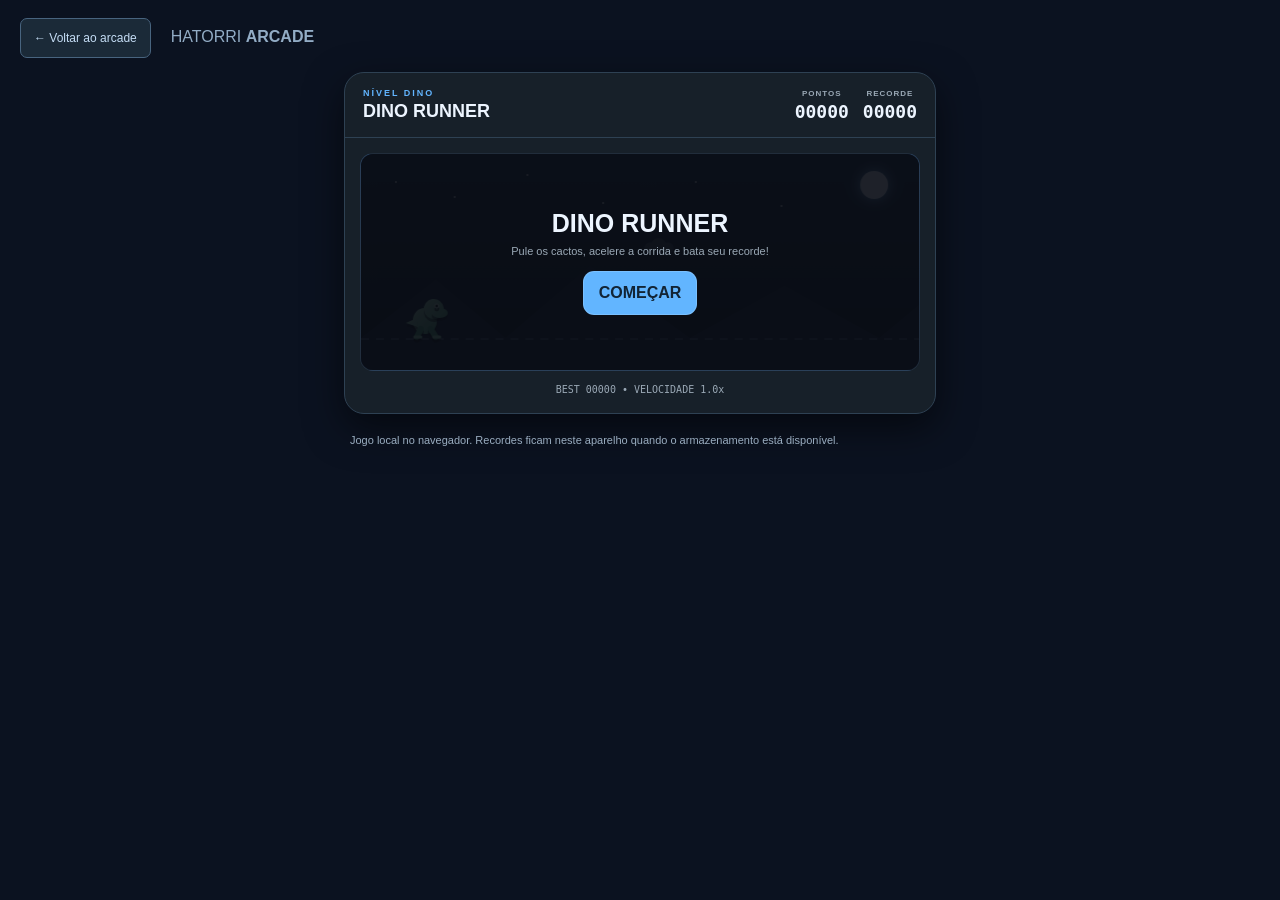
<file: games/dino.html>
<!DOCTYPE html>
<html lang="pt-BR">
<head>
<meta charset="UTF-8">
<meta name="viewport" content="width=device-width,initial-scale=1">
<meta name="theme-color" content="#0b1220">
<title>Dino Runner · Hatorri Arcade</title>
<link rel="icon" href="../assets/favicon.svg" type="image/svg+xml">
<style>

:root{--bg:#10151f;--panel:#192131;--line:#33405a;--blue:#62b5ff;--purple:#9a7cff;--text:#f7f9ff;--muted:#aeb9cc}
*{box-sizing:border-box;-webkit-tap-highlight-color:transparent;-webkit-user-select:none;user-select:none}
body{margin:0;background:transparent;color:var(--text);font-family:Arial,sans-serif;touch-action:manipulation}
.shell{max-width:620px;margin:auto;padding:14px}
.game-card{overflow:hidden;border:1px solid var(--line);border-radius:20px;background:linear-gradient(160deg,var(--panel),var(--bg));box-shadow:0 14px 38px #0008}
.game-head{display:flex;align-items:center;justify-content:space-between;gap:12px;padding:15px 18px;border-bottom:1px solid var(--line)}
.game-brand{color:var(--blue);font-size:9px;font-weight:800;letter-spacing:2px}
.game-title{font-size:18px;font-weight:900;margin-top:3px}
.scorebar{display:flex;gap:14px;text-align:center}
.score-label{color:var(--muted);font-size:8px;font-weight:700;letter-spacing:1px}
.score-value{font:800 18px monospace;margin-top:3px}
.game-main{padding:15px}
.stage{position:relative;overflow:hidden;border:1px solid var(--line);border-radius:15px;background:#0b1018}
.action-row{display:flex;gap:8px;justify-content:center;margin-top:12px}
.game-button{min-height:44px;padding:0 15px;border:1px solid #ffffff26;border-radius:11px;background:#ffffff12;color:white;font-weight:800}
.game-button:active{transform:scale(.96)}
.game-button.primary{background:linear-gradient(135deg,var(--purple),var(--blue));color:#07101c}
.game-status{min-height:15px;margin-top:11px;color:var(--muted);font:10px monospace;text-align:center}
.cover{position:absolute;inset:0;z-index:4;display:flex;flex-direction:column;align-items:center;justify-content:center;padding:20px;background:#090d14e8;text-align:center}
.cover.hidden{display:none}
.cover-title{font-size:25px;font-weight:900}
.cover-text{max-width:290px;margin:7px 0 14px;color:var(--muted);font-size:11px}

.track{position:relative;height:218px;overflow:hidden;background:linear-gradient(#172a43,#0b111b);border:1px solid #66809a40;border-radius:13px;box-shadow:inset 0 0 32px #0008}
#gameCanvas{display:none;width:100%;height:218px}.canvas-mode #gameCanvas{display:block}.canvas-mode .scene{display:none}
.moon{position:absolute;right:24px;top:19px;width:28px;height:28px;border-radius:50%;background:#f2f6ff;box-shadow:0 0 17px #8fc7ff88}
.star{position:absolute;width:2px;height:2px;border-radius:50%;background:#fff9;box-shadow:43px 17px #fff7,91px -8px #fff8,151px 22px #fff6,214px 4px #fff8}
.cloud{position:absolute;width:45px;height:10px;border-radius:20px;background:#ffffff27;animation:cloud-drift 12s linear infinite}.cloud:before,.cloud:after{content:"";position:absolute;border-radius:50%;background:#ffffff27}.cloud:before{width:18px;height:18px;left:7px;bottom:0}.cloud:after{width:23px;height:23px;right:5px;bottom:0}.cloud.two{animation-duration:17s;animation-delay:-8s;transform:scale(.72)}
.mountains{position:absolute;left:0;right:0;bottom:27px;height:65px;background:linear-gradient(135deg,transparent 0 12%,#172236 12% 27%,transparent 27% 34%,#1b2940 34% 53%,transparent 53% 61%,#152136 61% 80%,transparent 80%);opacity:.72}
.ground{position:absolute;left:0;right:0;bottom:25px;border-top:2px dashed #75839a}.ground:after{content:"";position:absolute;left:0;right:0;top:9px;height:2px;background:repeating-linear-gradient(90deg,#ffffff24 0 15px,transparent 15px 34px)}
.dino{position:absolute;left:38px;bottom:27px;width:34px;height:37px;z-index:2;transition:bottom .04s linear;filter:drop-shadow(0 3px 2px #0005)}.dino-body{position:absolute;left:6px;bottom:6px;width:21px;height:22px;border-radius:55% 46% 40% 43%;background:linear-gradient(145deg,#bff2cf,#54b986)}.dino-head{position:absolute;left:18px;top:0;width:17px;height:18px;border-radius:58% 68% 42% 45%;background:linear-gradient(145deg,#d0f8d9,#62c28d)}.dino-head:before{content:"";position:absolute;right:-3px;bottom:1px;width:11px;height:7px;border-radius:0 65% 55% 50%;background:#62c28d}.dino-head:after{content:"";position:absolute;right:3px;top:4px;width:4px;height:4px;border:1px solid #eaffef;border-radius:50%;background:#10251a}.dino-tail{position:absolute;left:0;bottom:13px;width:14px;height:9px;clip-path:polygon(0 50%,100% 0,100% 100%);background:#65c38e}.leg{position:absolute;bottom:0;width:6px;height:11px;border-radius:4px;background:#63c18c;transform-origin:top center;animation:run-leg .18s ease-in-out infinite}.leg:after{content:"";position:absolute;bottom:0;width:9px;height:4px;border-radius:5px;background:#92dfad}.leg-a{left:9px}.leg-b{left:22px;animation-direction:reverse}.dino.jumping .leg{animation-play-state:paused;transform:rotate(22deg)}
.cactus{position:absolute;bottom:27px;width:12px;border-radius:3px 3px 0 0;background:#d06b75}.cactus:before{content:"";position:absolute;left:-5px;top:9px;width:7px;height:5px;border-radius:3px;background:#d06b75}
.jump-tip{position:absolute;left:0;right:0;top:8px;text-align:center;color:#ffffff78;font:bold 9px monospace;letter-spacing:.8px}
@keyframes cloud-drift{from{left:110%}to{left:-30%}}
@keyframes run-leg{from{transform:rotate(24deg) translateY(0)}to{transform:rotate(-24deg) translateY(2px)}}
</style>
<link rel="stylesheet" href="../assets/game-shell.css">
<link rel="stylesheet" href="../assets/hatorri-theme.css">
</head>
<body>
<nav class="arcade-game-nav" aria-label="Navegação do jogo"><a href="../index.html">← Voltar ao arcade</a><span>HATORRI <strong>ARCADE</strong></span></nav>
<div class="shell"><div class="game-card">
<div class="game-head"><div><div class="game-brand">NÍVEL DINO</div><div class="game-title">DINO RUNNER</div></div><div class="scorebar"><div><div class="score-label">PONTOS</div><div class="score-value" id="score">00000</div></div><div><div class="score-label">RECORDE</div><div class="score-value" id="best">00000</div></div></div></div>
<div class="game-main"><div class="stage track" id="track"><canvas id="gameCanvas" width="560" height="218"></canvas>
<div class="scene"><div class="moon"></div><div class="star" style="left:38px;top:31px"></div><div class="cloud" style="top:57px"></div><div class="cloud two" style="top:91px"></div><div class="jump-tip">TOQUE PARA PULAR</div><div class="mountains"></div><div class="ground"></div>
<div class="dino" id="dino"><div class="dino-tail"></div><div class="dino-body"></div><div class="dino-head"></div><div class="leg leg-a"></div><div class="leg leg-b"></div></div></div>
<div class="cover" id="cover"><div class="cover-title" id="coverTitle">DINO RUNNER</div><div class="cover-text" id="coverText">Pule os cactos, acelere a corrida e bata seu recorde!</div><button class="game-button primary" id="start">COMEÇAR</button></div></div>
<div class="game-status" id="status">BEST 00000 • VELOCIDADE 1.0x</div></div></div></div>

<p class="arcade-game-note">Jogo local no navegador. Recordes ficam neste aparelho quando o armazenamento está disponível.</p>
<script>

const arcadeStorage = (() => {
  const memory = new Map();
  return {
    getItem(key) {
      key = String(key);
      try { const value = globalThis.localStorage.getItem(key); if (value !== null) { memory.set(key, value); return value; } }
      catch { /* Storage may be denied in an embedded browser. */ }
      return memory.has(key) ? memory.get(key) : null;
    },
    setItem(key, value) {
      key = String(key); value = String(value); memory.set(key, value);
      try { globalThis.localStorage.setItem(key, value); } catch { /* Keep this page playable in memory. */ }
    },
    removeItem(key) {
      key = String(key); memory.delete(key);
      try { globalThis.localStorage.removeItem(key); } catch { /* No persistent storage. */ }
    }
  };
})();



const track=document.getElementById('track'),canvas=document.getElementById('gameCanvas'),dinoEl=document.getElementById('dino'),scoreEl=document.getElementById('score'),bestEl=document.getElementById('best'),statusEl=document.getElementById('status'),cover=document.getElementById('cover'),coverTitle=document.getElementById('coverTitle'),coverText=document.getElementById('coverText'),start=document.getElementById('start');
let ctx=null,useCanvas=false,running=false,height=0,velocity=0,score=0,best=0,speed=9,ticks=0,timer=null,obstacles=[],jumpQueuedUntil=0,lastJumpInputAt=0;
try{best=Number(arcadeStorage.getItem('hatorri_dino_recorde'))||0}catch(e){best=0}
function testCanvas(){try{ctx=canvas.getContext('2d');if(!ctx)return false;ctx.clearRect(0,0,2,2);ctx.fillStyle='#ff0000';ctx.fillRect(0,0,1,1);const pixel=ctx.getImageData(0,0,1,1).data;ctx.clearRect(0,0,560,218);return pixel[3]>0}catch(e){ctx=null;return false}}
useCanvas=testCanvas();track.classList.toggle('canvas-mode',useCanvas);
const format=n=>String(Math.floor(n)).padStart(5,'0');
function worldWidth(){return useCanvas?560:(track.clientWidth||560)}function baseY(){return useCanvas?184:27}function dinoX(){return useCanvas?48:38}
function updateScore(){scoreEl.textContent=format(score);bestEl.textContent=format(best);statusEl.textContent='BEST '+format(best)+' • VELOCIDADE '+(speed/9).toFixed(1)+'x'}
function clearObstacles(){obstacles.forEach(item=>item.el?.remove());obstacles=[]}
function addCactusAt(x){const h=22+Math.floor(Math.random()*19),w=11+Math.floor(Math.random()*5),item={x,w,h};if(!useCanvas){const el=document.createElement('div');el.className='cactus';el.style.width=w+'px';el.style.height=h+'px';el.style.left=x+'px';track.appendChild(el);item.el=el}obstacles.push(item)}
function seedRoad(){addCactusAt(360);addCactusAt(880)}
function maintainRoad(){const farthest=obstacles.reduce((max,item)=>Math.max(max,item.x),-Infinity);if(farthest<worldWidth()+100)addCactusAt(farthest+520)}
function requestJump(){if(!running)return;const now=Date.now();if(now-lastJumpInputAt<70)return;lastJumpInputAt=now;jumpQueuedUntil=now+220;if(height===0){velocity=11.5;jumpQueuedUntil=0}}
function update(){if(!running)return;ticks++;score+=speed*.12;speed=Math.min(21.6,9+score/150);height+=velocity;velocity-=1.08;if(height<=0){height=0;velocity=0;if(jumpQueuedUntil>=Date.now()){velocity=11.5;jumpQueuedUntil=0}}dinoEl.classList.toggle('jumping',height>0);maintainRoad();
for(let i=obstacles.length-1;i>=0;i--){const item=obstacles[i];item.x-=speed;if(item.el)item.el.style.left=item.x+'px';const left=dinoX(),right=left+(useCanvas?38:32);if(item.x<right&&item.x+item.w>left&&height<item.h-4)return gameOver();if(item.x<-30){item.el?.remove();obstacles.splice(i,1)}}
if(!useCanvas)dinoEl.style.bottom=(27+height)+'px';drawCanvas();updateScore()}
function drawCloud(x,y,scale){ctx.fillStyle='#ffffff30';ctx.beginPath();ctx.arc(x,y,8*scale,0,Math.PI*2);ctx.arc(x+12*scale,y-3*scale,11*scale,0,Math.PI*2);ctx.arc(x+25*scale,y,8*scale,0,Math.PI*2);ctx.fill()}
function drawDino(x,y,step){ctx.save();ctx.shadowColor='#0007';ctx.shadowBlur=4;ctx.shadowOffsetY=3;const body=ctx.createLinearGradient(x,y,x+32,y+35);body.addColorStop(0,'#cef7d8');body.addColorStop(1,'#4cad7b');ctx.fillStyle=body;ctx.beginPath();ctx.ellipse(x+16,y+21,12,13,-.2,0,Math.PI*2);ctx.fill();ctx.shadowBlur=0;ctx.beginPath();ctx.moveTo(x+8,y+18);ctx.lineTo(x-3,y+23);ctx.lineTo(x+9,y+27);ctx.closePath();ctx.fill();ctx.beginPath();ctx.ellipse(x+25,y+9,10,10,-.15,0,Math.PI*2);ctx.fill();ctx.beginPath();ctx.ellipse(x+31,y+13,8,5,0,0,Math.PI*2);ctx.fill();ctx.strokeStyle='#55b680';ctx.lineWidth=6;ctx.lineCap='round';ctx.beginPath();ctx.moveTo(x+12,y+29);ctx.lineTo(x+10+(step?4:-2),y+37);ctx.moveTo(x+22,y+29);ctx.lineTo(x+23+(step?-3:4),y+37);ctx.stroke();ctx.strokeStyle='#a5e9bb';ctx.lineWidth=3;ctx.beginPath();ctx.moveTo(x+8+(step?4:-2),y+37);ctx.lineTo(x+14+(step?4:-2),y+37);ctx.moveTo(x+21+(step?-3:4),y+37);ctx.lineTo(x+27+(step?-3:4),y+37);ctx.stroke();ctx.fillStyle='#10251a';ctx.beginPath();ctx.arc(x+28,y+6,2,0,Math.PI*2);ctx.fill();ctx.strokeStyle='#eaffef';ctx.lineWidth=1;ctx.stroke();ctx.restore()}
function drawCanvas(){if(!useCanvas||!ctx)return;const bg=ctx.createLinearGradient(0,0,0,218);bg.addColorStop(0,'#172a43');bg.addColorStop(1,'#0b111b');ctx.fillStyle=bg;ctx.fillRect(0,0,560,218);
ctx.fillStyle='#ffffffaa';for(const[x,y]of[[34,27],[93,42],[166,20],[242,48],[335,27],[421,51]])ctx.fillRect(x,y,2,2);ctx.fillStyle='#f2f6ff';ctx.shadowColor='#8fc7ff';ctx.shadowBlur=14;ctx.beginPath();ctx.arc(515,31,14,0,Math.PI*2);ctx.fill();ctx.shadowBlur=0;
const drift=(score*1.7)%700;drawCloud(620-drift,65,1);drawCloud(290-(drift*.55)%430,94,.72);
ctx.fillStyle='#18243a';ctx.beginPath();ctx.moveTo(0,184);ctx.lineTo(75,126);ctx.lineTo(145,184);ctx.lineTo(230,112);ctx.lineTo(330,184);ctx.lineTo(425,132);ctx.lineTo(520,184);ctx.lineTo(560,151);ctx.lineTo(560,218);ctx.lineTo(0,218);ctx.fill();
ctx.strokeStyle='#75839a';ctx.setLineDash([8,7]);ctx.beginPath();ctx.moveTo(0,185);ctx.lineTo(560,185);ctx.stroke();ctx.setLineDash([]);
const x=dinoX(),y=baseY()-38-height,step=height>0?0:Math.floor(ticks/3)%2;drawDino(x,y,step);
ctx.fillStyle='#d06b75';for(const item of obstacles){const cy=185-item.h;ctx.fillRect(item.x,cy,item.w,item.h);ctx.fillRect(item.x-5,cy+9,7,5)}}
function gameOver(){running=false;clearInterval(timer);timer=null;best=Math.max(best,Math.floor(score));try{arcadeStorage.setItem('hatorri_dino_recorde',String(best))}catch(e){}updateScore();coverTitle.textContent='FIM DE JOGO';coverText.textContent='Você fez '+format(score)+' pontos.';start.textContent='JOGAR NOVAMENTE';cover.classList.remove('hidden')}
function reset(){clearObstacles();running=true;height=0;velocity=0;score=0;speed=9;ticks=0;jumpQueuedUntil=0;lastJumpInputAt=0;dinoEl.style.bottom='27px';dinoEl.classList.remove('jumping');cover.classList.add('hidden');seedRoad();if(timer)clearInterval(timer);timer=setInterval(update,28);drawCanvas();updateScore()}
function handleJumpInput(event){if(event.target===start)return;if(event.cancelable)event.preventDefault();requestJump()}
track.addEventListener('pointerdown',handleJumpInput,{passive:false});track.addEventListener('touchstart',handleJumpInput,{passive:false});track.addEventListener('click',handleJumpInput);start.addEventListener('pointerdown',event=>{event.preventDefault();event.stopPropagation();reset()});start.addEventListener('click',event=>{event.preventDefault();event.stopPropagation()});document.addEventListener('keydown',event=>{if(event.code==='Space'||event.code==='ArrowUp'){event.preventDefault();requestJump()}});
drawCanvas();updateScore();coverText.textContent=useCanvas?'Pule os cactos, acelere a corrida e bata seu recorde!':'Modo compatível ativado. Toque para começar!';


// Native keyboard activation must also work on the recovered pointer controls.
document.addEventListener('click', event => {
  const button = event.target.closest?.('button');
  if (event.detail !== 0 || !button || button.onclick || event.defaultPrevented) return;
  const EventType = globalThis.PointerEvent || globalThis.MouseEvent;
  if (EventType) button.dispatchEvent(new EventType('pointerdown', { bubbles: true, cancelable: true }));
});

</script>
</body>
</html>
</file>
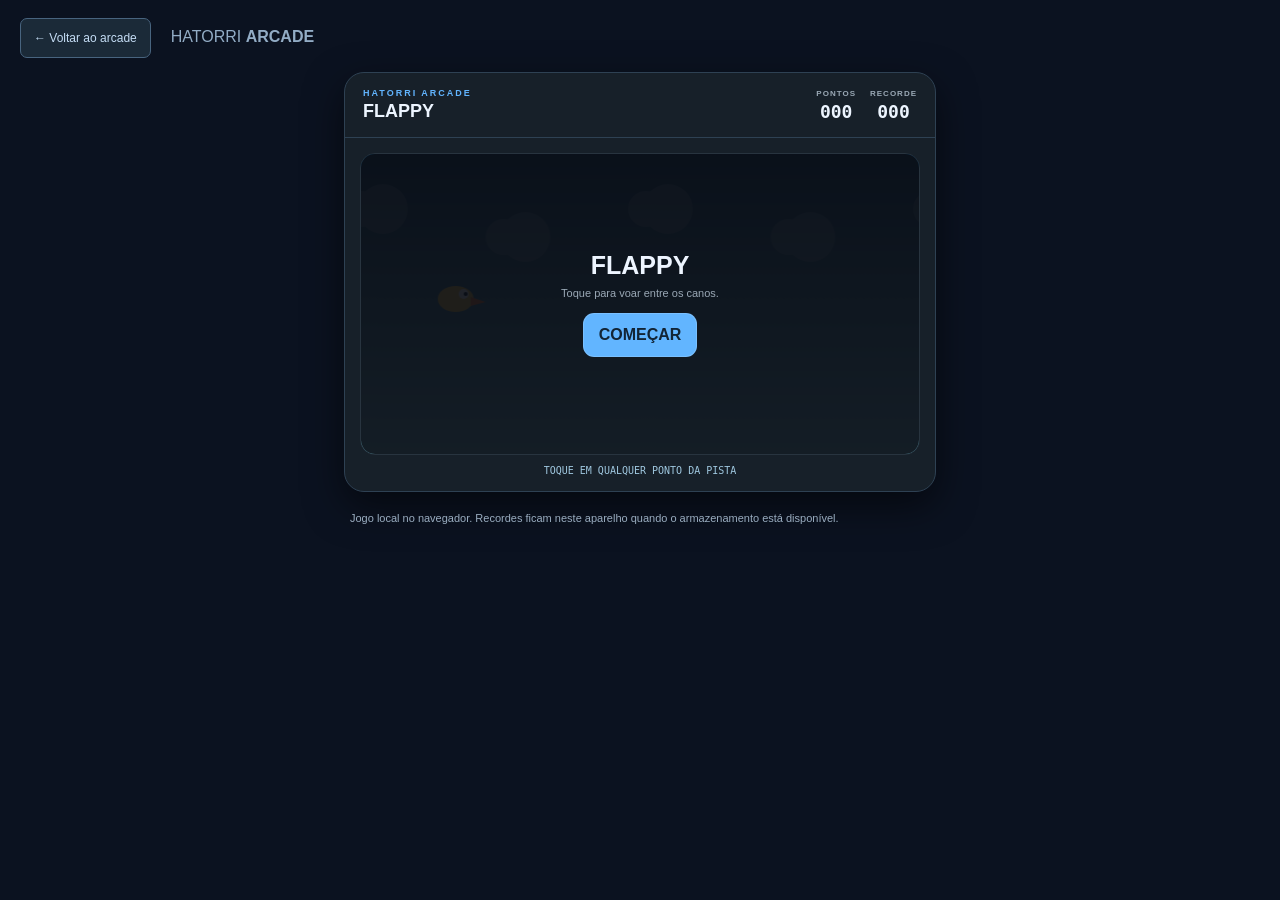
<file: games/flappy.html>
<!DOCTYPE html>
<html lang="pt-BR">
<head>
<meta charset="UTF-8">
<meta name="viewport" content="width=device-width,initial-scale=1">
<meta name="theme-color" content="#0b1220">
<title>Flappy · Hatorri Arcade</title>
<link rel="icon" href="../assets/favicon.svg" type="image/svg+xml">
<style>
:root{--bg:#10151f;--panel:#192131;--line:#33405a;--blue:#62b5ff;--purple:#9a7cff;--text:#f7f9ff;--muted:#aeb9cc}
*{box-sizing:border-box;-webkit-tap-highlight-color:transparent;-webkit-user-select:none;user-select:none}
body{margin:0;background:transparent;color:var(--text);font-family:Arial,sans-serif;touch-action:manipulation}
.shell{max-width:620px;margin:auto;padding:14px}
.game-card{overflow:hidden;border:1px solid var(--line);border-radius:20px;background:linear-gradient(160deg,var(--panel),var(--bg));box-shadow:0 14px 38px #0008}
.game-head{display:flex;align-items:center;justify-content:space-between;gap:12px;padding:15px 18px;border-bottom:1px solid var(--line)}
.game-brand{color:var(--blue);font-size:9px;font-weight:800;letter-spacing:2px}
.game-title{font-size:18px;font-weight:900;margin-top:3px}
.scorebar{display:flex;gap:14px;text-align:center}
.score-label{color:var(--muted);font-size:8px;font-weight:700;letter-spacing:1px}
.score-value{font:800 18px monospace;margin-top:3px}
.game-main{padding:15px}
.stage{position:relative;overflow:hidden;border:1px solid var(--line);border-radius:15px;background:#0b1018}
.action-row{display:flex;gap:8px;justify-content:center;margin-top:12px}
.game-button{min-height:44px;padding:0 15px;border:1px solid #ffffff26;border-radius:11px;background:#ffffff12;color:white;font-weight:800}
.game-button:active{transform:scale(.96)}
.game-button.primary{background:linear-gradient(135deg,var(--purple),var(--blue));color:#07101c}
.game-status{min-height:15px;margin-top:11px;color:var(--muted);font:10px monospace;text-align:center}
.cover{position:absolute;inset:0;z-index:4;display:flex;flex-direction:column;align-items:center;justify-content:center;padding:20px;background:#090d14e8;text-align:center}
.cover.hidden{display:none}
.cover-title{font-size:25px;font-weight:900}
.cover-text{max-width:290px;margin:7px 0 14px;color:var(--muted);font-size:11px}
.sky{display:block;width:100%;height:300px;background:#10283a;touch-action:none}.hint{text-align:center;color:#9fc7df;font:10px monospace;margin-top:10px}</style>
<link rel="stylesheet" href="../assets/game-shell.css">
<link rel="stylesheet" href="../assets/hatorri-theme.css">
</head>
<body>
<nav class="arcade-game-nav" aria-label="Navegação do jogo"><a href="../index.html">← Voltar ao arcade</a><span>HATORRI <strong>ARCADE</strong></span></nav>
<div class="shell"><div class="game-card"><div class="game-head"><div><div class="game-brand">HATORRI ARCADE</div><div class="game-title">FLAPPY</div></div><div class="scorebar"><div><div class="score-label">PONTOS</div><div class="score-value" id="score">000</div></div><div><div class="score-label">RECORDE</div><div class="score-value" id="best">000</div></div></div></div><div class="game-main"><div class="stage" id="stage"><canvas class="sky" id="canvas" width="560" height="300"></canvas><div class="cover" id="cover"><div class="cover-title" id="title">FLAPPY</div><div class="cover-text" id="text">Toque para voar entre os canos.</div><button class="game-button primary" id="start">COMEÇAR</button></div></div><div class="hint">TOQUE EM QUALQUER PONTO DA PISTA</div></div></div></div>
<p class="arcade-game-note">Jogo local no navegador. Recordes ficam neste aparelho quando o armazenamento está disponível.</p>
<script>

const arcadeStorage = (() => {
  const memory = new Map();
  return {
    getItem(key) {
      key = String(key);
      try { const value = globalThis.localStorage.getItem(key); if (value !== null) { memory.set(key, value); return value; } }
      catch { /* Storage may be denied in an embedded browser. */ }
      return memory.has(key) ? memory.get(key) : null;
    },
    setItem(key, value) {
      key = String(key); value = String(value); memory.set(key, value);
      try { globalThis.localStorage.setItem(key, value); } catch { /* Keep this page playable in memory. */ }
    },
    removeItem(key) {
      key = String(key); memory.delete(key);
      try { globalThis.localStorage.removeItem(key); } catch { /* No persistent storage. */ }
    }
  };
})();



const canvas=document.getElementById('canvas'),ctx=canvas.getContext('2d'),stage=document.getElementById('stage'),scoreEl=document.getElementById('score'),bestEl=document.getElementById('best'),cover=document.getElementById('cover'),title=document.getElementById('title'),text=document.getElementById('text'),start=document.getElementById('start');let y=145,vy=0,pipes=[],score=0,best=0,running=false,last=0,spawn=0,raf=0,lastTap=0;try{best=Number(arcadeStorage.getItem('hatorri_flappy_best'))||0}catch(e){}const fmt=n=>String(n).padStart(3,'0');function flap(){if(!running)return;const now=Date.now();if(now-lastTap<70)return;lastTap=now;vy=-285}function reset(){y=145;vy=0;pipes=[];score=0;spawn=0;last=performance.now();running=true;cover.classList.add('hidden');cancelAnimationFrame(raf);raf=requestAnimationFrame(loop)}function addPipe(){const gap=105,top=35+Math.random()*105;pipes.push({x:580,top,bottom:top+gap,passed:false})}function over(){running=false;best=Math.max(best,score);try{arcadeStorage.setItem('hatorri_flappy_best',best)}catch(e){}title.textContent='FIM DE JOGO';text.textContent='Você passou por '+score+' canos.';start.textContent='JOGAR NOVAMENTE';cover.classList.remove('hidden')}function draw(){const bg=ctx.createLinearGradient(0,0,0,300);bg.addColorStop(0,'#143d59');bg.addColorStop(1,'#82c8d8');ctx.fillStyle=bg;ctx.fillRect(0,0,560,300);ctx.fillStyle='#ffffff30';for(let i=0;i<5;i++){const x=(i*143-score*23)%680;ctx.beginPath();ctx.arc(x,55+i%2*28,18,0,Math.PI*2);ctx.arc(x+22,55+i%2*28,25,0,Math.PI*2);ctx.fill()}ctx.fillStyle='#48aa69';for(const p of pipes){ctx.fillRect(p.x,0,44,p.top);ctx.fillRect(p.x,p.bottom,44,300-p.bottom);ctx.fillStyle='#76d58b';ctx.fillRect(p.x-4,p.top-12,52,12);ctx.fillRect(p.x-4,p.bottom,52,12);ctx.fillStyle='#48aa69'}ctx.save();ctx.translate(95,y);ctx.rotate(Math.max(-.4,Math.min(.7,vy/500)));ctx.fillStyle='#ffd558';ctx.beginPath();ctx.ellipse(0,0,18,13,0,0,Math.PI*2);ctx.fill();ctx.fillStyle='#ff8a45';ctx.beginPath();ctx.moveTo(15,-2);ctx.lineTo(30,3);ctx.lineTo(15,7);ctx.fill();ctx.fillStyle='#fff';ctx.beginPath();ctx.arc(8,-5,5,0,Math.PI*2);ctx.fill();ctx.fillStyle='#17202c';ctx.beginPath();ctx.arc(10,-5,2,0,Math.PI*2);ctx.fill();ctx.restore();scoreEl.textContent=fmt(score);bestEl.textContent=fmt(best)}function loop(now){if(!running)return;const dt=Math.min(.035,(now-last)/1000);last=now;spawn+=dt;y+=vy*dt;vy+=790*dt;if(spawn>1.45){spawn=0;addPipe()}for(const p of pipes){p.x-=145*dt;if(!p.passed&&p.x+44<95){p.passed=true;score++}if(p.x<113&&p.x+44>77&&(y-12<p.top||y+12>p.bottom))return over()}pipes=pipes.filter(p=>p.x>-60);if(y<10||y>290)return over();draw();raf=requestAnimationFrame(loop)}function input(e){if(e.target===start)return;if(e.cancelable)e.preventDefault();flap()}stage.addEventListener('pointerdown',input,{passive:false});stage.addEventListener('touchstart',input,{passive:false});stage.addEventListener('click',input);start.addEventListener('pointerdown',e=>{e.preventDefault();e.stopPropagation();reset()});document.addEventListener('keydown',e=>{if(e.code==='Space'||e.code==='ArrowUp'){e.preventDefault();flap()}});draw();


// Native keyboard activation must also work on the recovered pointer controls.
document.addEventListener('click', event => {
  const button = event.target.closest?.('button');
  if (event.detail !== 0 || !button || button.onclick || event.defaultPrevented) return;
  const EventType = globalThis.PointerEvent || globalThis.MouseEvent;
  if (EventType) button.dispatchEvent(new EventType('pointerdown', { bubbles: true, cancelable: true }));
});

</script>
</body>
</html>
</file>
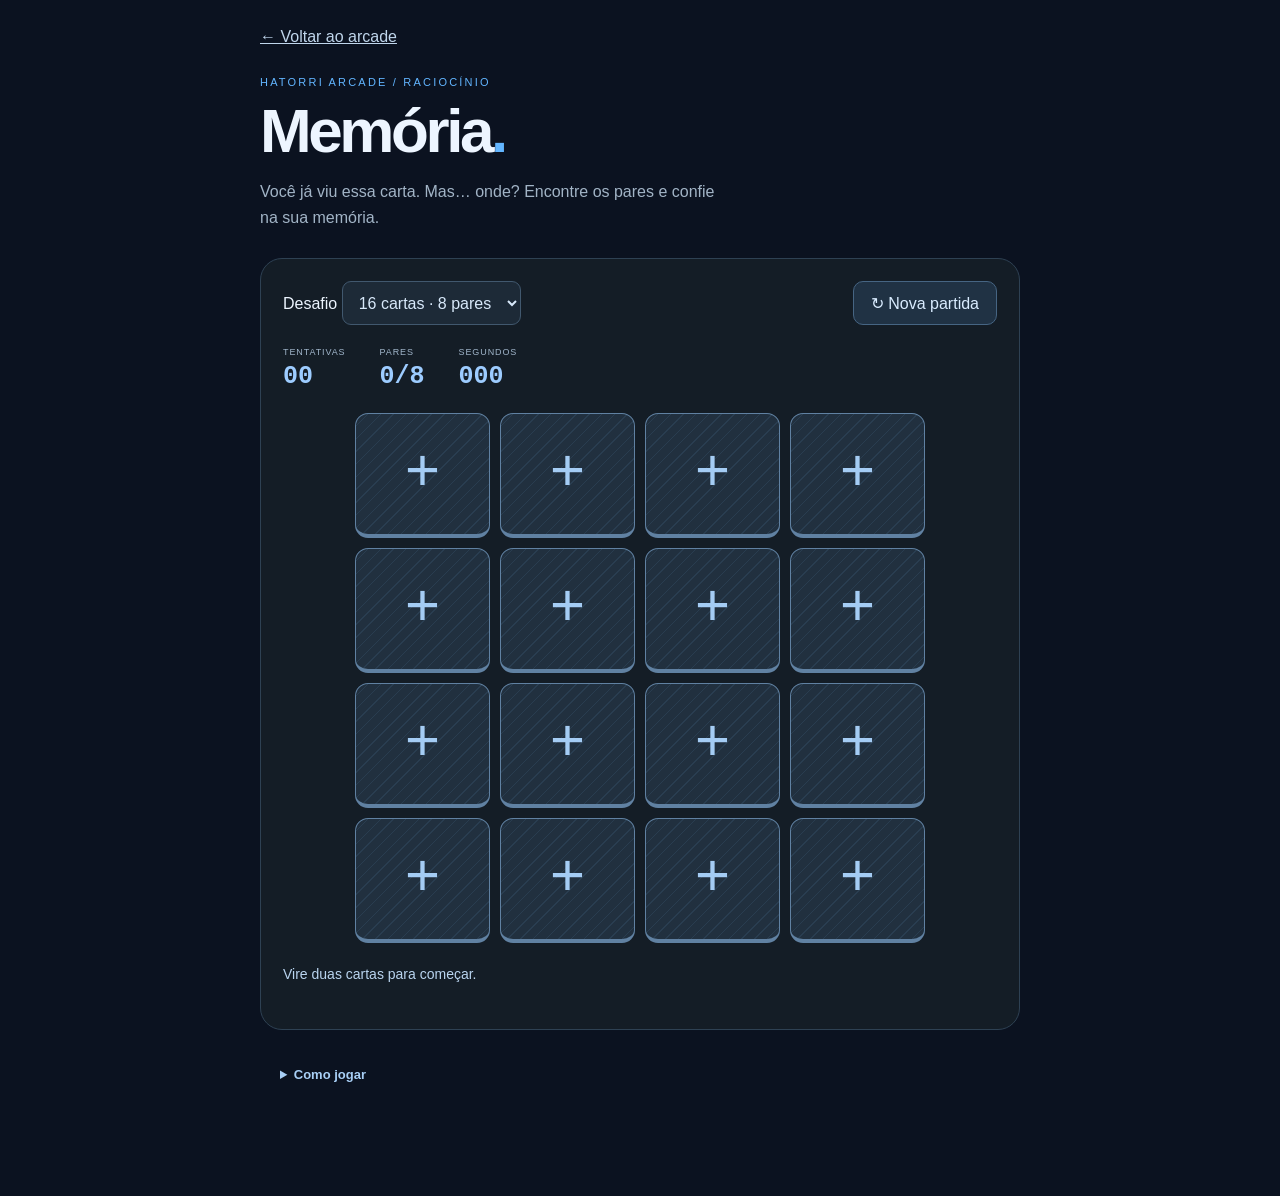
<file: games/memoria.html>
<!doctype html>
<html lang="pt-BR"><head><meta charset="utf-8"><meta name="viewport" content="width=device-width,initial-scale=1"><meta name="theme-color" content="#0b1220"><meta name="description" content="Jogo da Memória do Hatorri Arcade. Encontre todos os pares com o menor número de tentativas."><title>Memória · Hatorri Arcade</title><link rel="stylesheet" href="../assets/game-shell.css"><link rel="stylesheet" href="../assets/memory.css"><link rel="stylesheet" href="../assets/hatorri-theme.css">
</head>
<body><main class="memory-page"><a href="../index.html">← Voltar ao arcade</a><p class="game-eyebrow">Hatorri Arcade / Raciocínio</p><h1>Memória<span style="color:#ffbf63">.</span></h1><p class="game-lead">Você já viu essa carta. Mas… onde? Encontre os pares e confie na sua memória.</p><section class="memory-panel" aria-label="Jogo da Memória"><div class="memory-toolbar"><label for="memory-level">Desafio <select id="memory-level"><option value="8">16 cartas · 8 pares</option><option value="6">12 cartas · 6 pares</option></select></label><button class="arcade-button" type="button" id="memory-restart">↻ Nova partida</button></div><dl class="memory-stats"><div><dt>Tentativas</dt><dd id="memory-attempts">00</dd></div><div><dt>Pares</dt><dd id="memory-pairs">0/8</dd></div><div><dt>Segundos</dt><dd id="memory-time">000</dd></div></dl><div class="memory-board" id="memory-board" aria-label="Cartas do jogo da memória"></div><p class="memory-status" id="memory-status" role="status" aria-live="polite"></p></section><details class="game-rules"><summary>Como jogar</summary><ul><li>Vire duas cartas. Se os símbolos combinarem, o par fica aberto.</li><li>Cartas diferentes viram de volta depois de um instante. Memorize a posição e tente de novo.</li><li>Encontre todos os pares para vencer. Cada dupla virada conta como uma tentativa.</li><li>Use o teclado: Tab ou setas para escolher cartas e Enter ou espaço para virar.</li><li>As partidas ficam apenas no seu navegador, sem cadastro e sem placar online.</li></ul></details></main><script type="module" src="../assets/memory.js"></script></body></html>
</file>
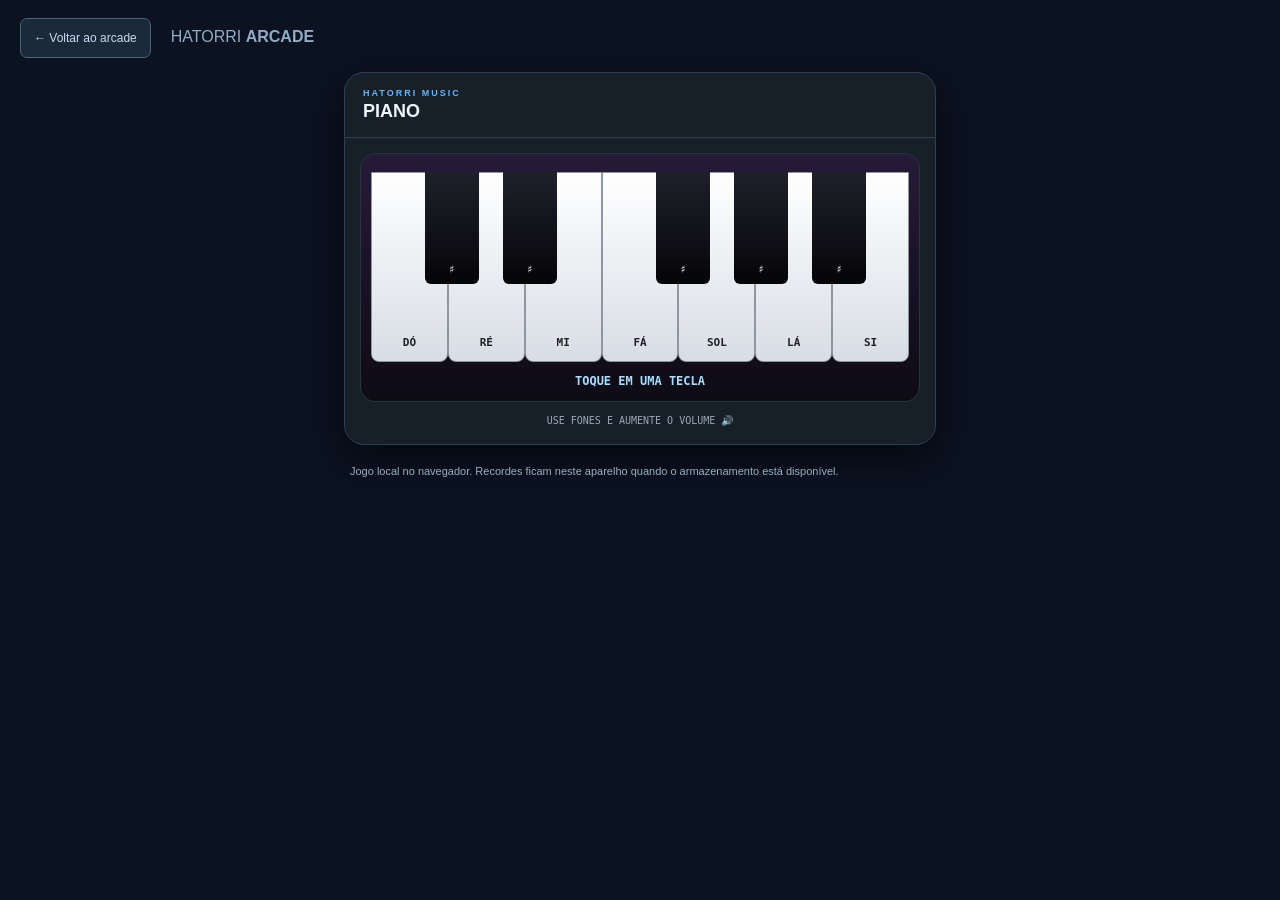
<file: games/piano.html>
<!DOCTYPE html>
<html lang="pt-BR">
<head>
<meta charset="UTF-8">
<meta name="viewport" content="width=device-width,initial-scale=1">
<meta name="theme-color" content="#0b1220">
<title>Piano · Hatorri Arcade</title>
<link rel="icon" href="../assets/favicon.svg" type="image/svg+xml">
<style>
:root{--bg:#10151f;--panel:#192131;--line:#33405a;--blue:#62b5ff;--purple:#9a7cff;--text:#f7f9ff;--muted:#aeb9cc}
*{box-sizing:border-box;-webkit-tap-highlight-color:transparent;-webkit-user-select:none;user-select:none}
body{margin:0;background:transparent;color:var(--text);font-family:Arial,sans-serif;touch-action:manipulation}
.shell{max-width:620px;margin:auto;padding:14px}
.game-card{overflow:hidden;border:1px solid var(--line);border-radius:20px;background:linear-gradient(160deg,var(--panel),var(--bg));box-shadow:0 14px 38px #0008}
.game-head{display:flex;align-items:center;justify-content:space-between;gap:12px;padding:15px 18px;border-bottom:1px solid var(--line)}
.game-brand{color:var(--blue);font-size:9px;font-weight:800;letter-spacing:2px}
.game-title{font-size:18px;font-weight:900;margin-top:3px}
.scorebar{display:flex;gap:14px;text-align:center}
.score-label{color:var(--muted);font-size:8px;font-weight:700;letter-spacing:1px}
.score-value{font:800 18px monospace;margin-top:3px}
.game-main{padding:15px}
.stage{position:relative;overflow:hidden;border:1px solid var(--line);border-radius:15px;background:#0b1018}
.action-row{display:flex;gap:8px;justify-content:center;margin-top:12px}
.game-button{min-height:44px;padding:0 15px;border:1px solid #ffffff26;border-radius:11px;background:#ffffff12;color:white;font-weight:800}
.game-button:active{transform:scale(.96)}
.game-button.primary{background:linear-gradient(135deg,var(--purple),var(--blue));color:#07101c}
.game-status{min-height:15px;margin-top:11px;color:var(--muted);font:10px monospace;text-align:center}
.cover{position:absolute;inset:0;z-index:4;display:flex;flex-direction:column;align-items:center;justify-content:center;padding:20px;background:#090d14e8;text-align:center}
.cover.hidden{display:none}
.cover-title{font-size:25px;font-weight:900}
.cover-text{max-width:290px;margin:7px 0 14px;color:var(--muted);font-size:11px}
.piano-wrap{padding:18px 10px 13px;background:linear-gradient(#251b38,#0d0b14)}.keys{position:relative;display:flex;height:190px}.key{position:relative;flex:1;border:1px solid #9096a0;border-radius:0 0 8px 8px;background:linear-gradient(#fff,#d8dde5);color:#222;font:bold 11px monospace;display:flex;align-items:flex-end;justify-content:center;padding-bottom:12px;touch-action:none}.key:active,.key.on{background:#9edcff}.black{position:absolute;z-index:2;top:0;width:10%;height:112px;border:0;border-radius:0 0 6px 6px;background:linear-gradient(#20202b,#050508);color:#fff;padding-bottom:8px}.b1{left:10%}.b2{left:24.5%}.b3{left:53%}.b4{left:67.5%}.b5{left:82%}.now{text-align:center;margin-top:12px;color:#a9ddff;font:bold 12px monospace}</style>
<link rel="stylesheet" href="../assets/game-shell.css">
<link rel="stylesheet" href="../assets/hatorri-theme.css">
</head>
<body>
<nav class="arcade-game-nav" aria-label="Navegação do jogo"><a href="../index.html">← Voltar ao arcade</a><span>HATORRI <strong>ARCADE</strong></span></nav>
<div class="shell"><div class="game-card"><div class="game-head"><div><div class="game-brand">HATORRI MUSIC</div><div class="game-title">PIANO</div></div></div><div class="game-main"><div class="stage piano-wrap"><div class="keys"><button class="key" data-note="261.63">DÓ</button><button class="key" data-note="293.66">RÉ</button><button class="key" data-note="329.63">MI</button><button class="key" data-note="349.23">FÁ</button><button class="key" data-note="392.00">SOL</button><button class="key" data-note="440.00">LÁ</button><button class="key" data-note="493.88">SI</button><button class="key black b1" data-note="277.18">♯</button><button class="key black b2" data-note="311.13">♯</button><button class="key black b3" data-note="369.99">♯</button><button class="key black b4" data-note="415.30">♯</button><button class="key black b5" data-note="466.16">♯</button></div><div class="now" id="now">TOQUE EM UMA TECLA</div></div><div class="game-status">USE FONES E AUMENTE O VOLUME 🔊</div></div></div></div>
<p class="arcade-game-note">Jogo local no navegador. Recordes ficam neste aparelho quando o armazenamento está disponível.</p>
<script>

const arcadeStorage = (() => {
  const memory = new Map();
  return {
    getItem(key) {
      key = String(key);
      try { const value = globalThis.localStorage.getItem(key); if (value !== null) { memory.set(key, value); return value; } }
      catch { /* Storage may be denied in an embedded browser. */ }
      return memory.has(key) ? memory.get(key) : null;
    },
    setItem(key, value) {
      key = String(key); value = String(value); memory.set(key, value);
      try { globalThis.localStorage.setItem(key, value); } catch { /* Keep this page playable in memory. */ }
    },
    removeItem(key) {
      key = String(key); memory.delete(key);
      try { globalThis.localStorage.removeItem(key); } catch { /* No persistent storage. */ }
    }
  };
})();



const now=document.getElementById('now');let audio=null;function play(button){try{audio=audio||new(window.AudioContext||window.webkitAudioContext)();if(audio.state==='suspended')audio.resume();const osc=audio.createOscillator(),gain=audio.createGain();osc.type='triangle';osc.frequency.value=Number(button.dataset.note);gain.gain.setValueAtTime(.22,audio.currentTime);gain.gain.exponentialRampToValueAtTime(.001,audio.currentTime+.65);osc.connect(gain);gain.connect(audio.destination);osc.start();osc.stop(audio.currentTime+.66);button.classList.add('on');setTimeout(()=>button.classList.remove('on'),170);now.textContent=button.textContent==='♯'?'NOTA SUSTENIDA':button.textContent}catch(e){now.textContent='O áudio não foi liberado neste aparelho.'}}document.querySelectorAll('[data-note]').forEach(key=>{key.addEventListener('PointerEvent' in window?'pointerdown':'touchstart',e=>{e.preventDefault();play(key)},{passive:false})});


// Native keyboard activation must also work on the recovered pointer controls.
document.addEventListener('click', event => {
  const button = event.target.closest?.('button');
  if (event.detail !== 0 || !button || button.onclick || event.defaultPrevented) return;
  const EventType = globalThis.PointerEvent || globalThis.MouseEvent;
  if (EventType) button.dispatchEvent(new EventType('pointerdown', { bubbles: true, cancelable: true }));
});

</script>
</body>
</html>
</file>
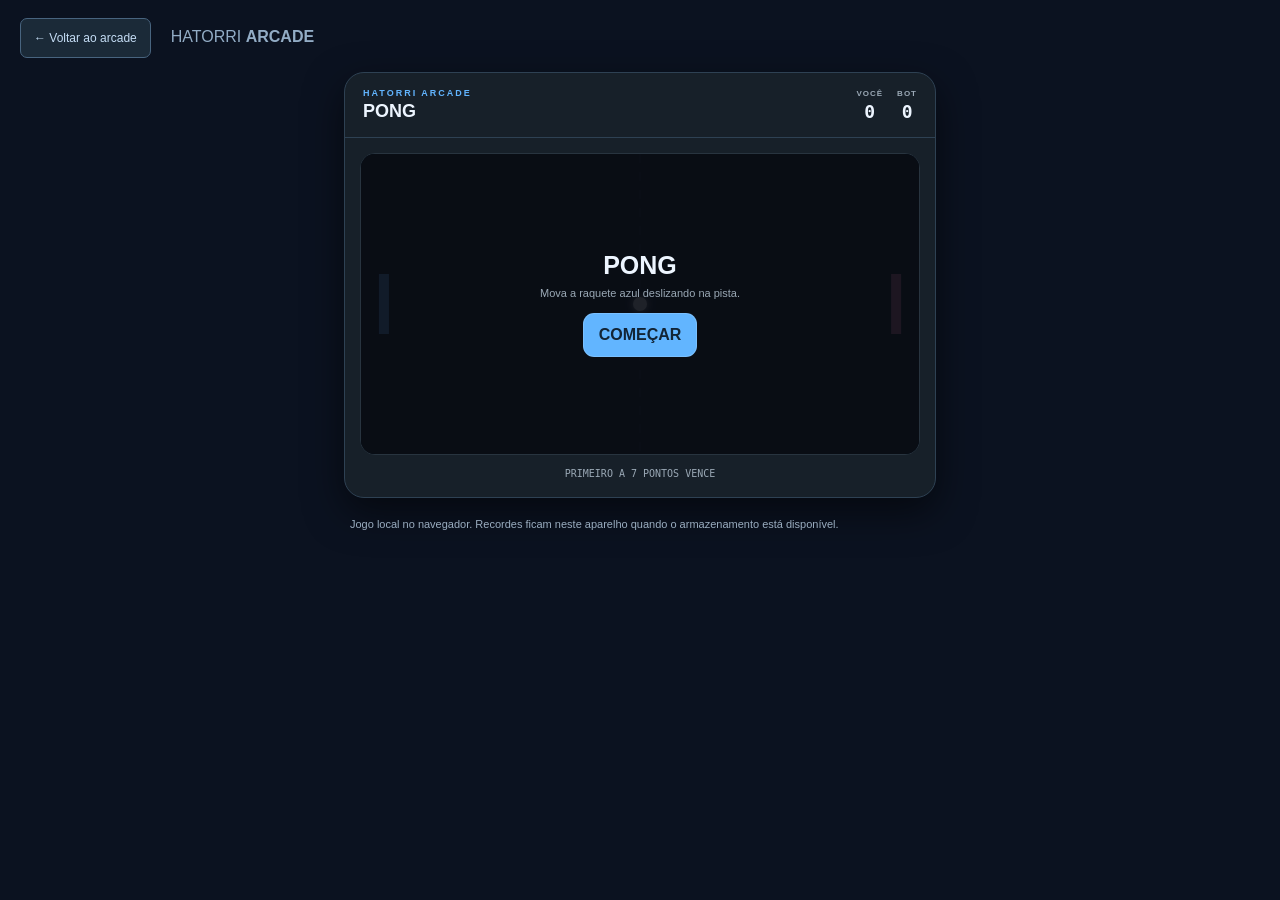
<file: games/pong.html>
<!DOCTYPE html>
<html lang="pt-BR">
<head>
<meta charset="UTF-8">
<meta name="viewport" content="width=device-width,initial-scale=1">
<meta name="theme-color" content="#0b1220">
<title>Pong · Hatorri Arcade</title>
<link rel="icon" href="../assets/favicon.svg" type="image/svg+xml">
<style>
:root{--bg:#10151f;--panel:#192131;--line:#33405a;--blue:#62b5ff;--purple:#9a7cff;--text:#f7f9ff;--muted:#aeb9cc}
*{box-sizing:border-box;-webkit-tap-highlight-color:transparent;-webkit-user-select:none;user-select:none}
body{margin:0;background:transparent;color:var(--text);font-family:Arial,sans-serif;touch-action:manipulation}
.shell{max-width:620px;margin:auto;padding:14px}
.game-card{overflow:hidden;border:1px solid var(--line);border-radius:20px;background:linear-gradient(160deg,var(--panel),var(--bg));box-shadow:0 14px 38px #0008}
.game-head{display:flex;align-items:center;justify-content:space-between;gap:12px;padding:15px 18px;border-bottom:1px solid var(--line)}
.game-brand{color:var(--blue);font-size:9px;font-weight:800;letter-spacing:2px}
.game-title{font-size:18px;font-weight:900;margin-top:3px}
.scorebar{display:flex;gap:14px;text-align:center}
.score-label{color:var(--muted);font-size:8px;font-weight:700;letter-spacing:1px}
.score-value{font:800 18px monospace;margin-top:3px}
.game-main{padding:15px}
.stage{position:relative;overflow:hidden;border:1px solid var(--line);border-radius:15px;background:#0b1018}
.action-row{display:flex;gap:8px;justify-content:center;margin-top:12px}
.game-button{min-height:44px;padding:0 15px;border:1px solid #ffffff26;border-radius:11px;background:#ffffff12;color:white;font-weight:800}
.game-button:active{transform:scale(.96)}
.game-button.primary{background:linear-gradient(135deg,var(--purple),var(--blue));color:#07101c}
.game-status{min-height:15px;margin-top:11px;color:var(--muted);font:10px monospace;text-align:center}
.cover{position:absolute;inset:0;z-index:4;display:flex;flex-direction:column;align-items:center;justify-content:center;padding:20px;background:#090d14e8;text-align:center}
.cover.hidden{display:none}
.cover-title{font-size:25px;font-weight:900}
.cover-text{max-width:290px;margin:7px 0 14px;color:var(--muted);font-size:11px}
.pong{display:block;width:100%;height:300px;background:#07111b;touch-action:none}.mode{display:flex;gap:8px;justify-content:center;margin-top:12px}</style>
<link rel="stylesheet" href="../assets/game-shell.css">
<link rel="stylesheet" href="../assets/hatorri-theme.css">
</head>
<body>
<nav class="arcade-game-nav" aria-label="Navegação do jogo"><a href="../index.html">← Voltar ao arcade</a><span>HATORRI <strong>ARCADE</strong></span></nav>
<div class="shell"><div class="game-card"><div class="game-head"><div><div class="game-brand">HATORRI ARCADE</div><div class="game-title">PONG</div></div><div class="scorebar"><div><div class="score-label">VOCÊ</div><div class="score-value" id="you">0</div></div><div><div class="score-label">BOT</div><div class="score-value" id="bot">0</div></div></div></div><div class="game-main"><div class="stage" id="stage"><canvas class="pong" id="canvas" width="560" height="300"></canvas><div class="cover" id="cover"><div class="cover-title" id="title">PONG</div><div class="cover-text" id="text">Mova a raquete azul deslizando na pista.</div><button class="game-button primary" id="start">COMEÇAR</button></div></div><div class="game-status">PRIMEIRO A 7 PONTOS VENCE</div></div></div></div>
<p class="arcade-game-note">Jogo local no navegador. Recordes ficam neste aparelho quando o armazenamento está disponível.</p>
<script>

const arcadeStorage = (() => {
  const memory = new Map();
  return {
    getItem(key) {
      key = String(key);
      try { const value = globalThis.localStorage.getItem(key); if (value !== null) { memory.set(key, value); return value; } }
      catch { /* Storage may be denied in an embedded browser. */ }
      return memory.has(key) ? memory.get(key) : null;
    },
    setItem(key, value) {
      key = String(key); value = String(value); memory.set(key, value);
      try { globalThis.localStorage.setItem(key, value); } catch { /* Keep this page playable in memory. */ }
    },
    removeItem(key) {
      key = String(key); memory.delete(key);
      try { globalThis.localStorage.removeItem(key); } catch { /* No persistent storage. */ }
    }
  };
})();



const canvas=document.getElementById('canvas'),ctx=canvas.getContext('2d'),stage=document.getElementById('stage'),youEl=document.getElementById('you'),botEl=document.getElementById('bot'),cover=document.getElementById('cover'),title=document.getElementById('title'),text=document.getElementById('text'),start=document.getElementById('start');let py=120,ay=120,bx=280,by=150,vx=235,vy=125,you=0,bot=0,running=false,last=0,raf=0;function serve(dir){bx=280;by=150;vx=235*dir;vy=(Math.random()-.5)*250}function reset(){py=ay=120;you=bot=0;serve(Math.random()<.5?-1:1);running=true;last=performance.now();cover.classList.add('hidden');cancelAnimationFrame(raf);raf=requestAnimationFrame(loop)}function finish(won){running=false;draw();title.textContent=won?'VOCÊ VENCEU! 🏆':'O BOT VENCEU';text.textContent=you+' × '+bot;start.textContent='JOGAR NOVAMENTE';cover.classList.remove('hidden')}function move(e){const rect=canvas.getBoundingClientRect();py=Math.max(0,Math.min(240,(e.clientY-rect.top)*(300/rect.height)-30))}function draw(){ctx.fillStyle='#07111b';ctx.fillRect(0,0,560,300);ctx.strokeStyle='#ffffff25';ctx.setLineDash([9,9]);ctx.beginPath();ctx.moveTo(280,0);ctx.lineTo(280,300);ctx.stroke();ctx.setLineDash([]);ctx.fillStyle='#62b5ff';ctx.fillRect(18,py,10,60);ctx.fillStyle='#e879a9';ctx.fillRect(532,ay,10,60);ctx.fillStyle='#fff';ctx.shadowColor='#fff';ctx.shadowBlur=9;ctx.beginPath();ctx.arc(bx,by,7,0,Math.PI*2);ctx.fill();ctx.shadowBlur=0;youEl.textContent=you;botEl.textContent=bot}function loop(now){if(!running)return;const dt=Math.min(.03,(now-last)/1000);last=now;ay+=Math.max(-185*dt,Math.min(185*dt,by-(ay+30)));bx+=vx*dt;by+=vy*dt;if(by<7){by=7;vy=Math.abs(vy)}if(by>293){by=293;vy=-Math.abs(vy)}if(vx<0&&bx<35&&bx>18&&by>py&&by<py+60){bx=35;vx=Math.abs(vx)*1.035;vy+=(by-(py+30))*4}if(vx>0&&bx>525&&bx<542&&by>ay&&by<ay+60){bx=525;vx=-Math.abs(vx)*1.025;vy+=(by-(ay+30))*3}if(bx<-15){bot++;if(bot>=7)return finish(false);serve(1)}if(bx>575){you++;if(you>=7)return finish(true);serve(-1)}draw();raf=requestAnimationFrame(loop)}stage.addEventListener('pointerdown',move);stage.addEventListener('pointermove',e=>{if(e.buttons||e.pointerType==='touch')move(e)});stage.addEventListener('touchmove',e=>{e.preventDefault();move(e.touches[0])},{passive:false});start.addEventListener('pointerdown',e=>{e.preventDefault();e.stopPropagation();reset()});draw();


// Native keyboard activation must also work on the recovered pointer controls.
document.addEventListener('click', event => {
  const button = event.target.closest?.('button');
  if (event.detail !== 0 || !button || button.onclick || event.defaultPrevented) return;
  const EventType = globalThis.PointerEvent || globalThis.MouseEvent;
  if (EventType) button.dispatchEvent(new EventType('pointerdown', { bubbles: true, cancelable: true }));
});

</script>
</body>
</html>
</file>
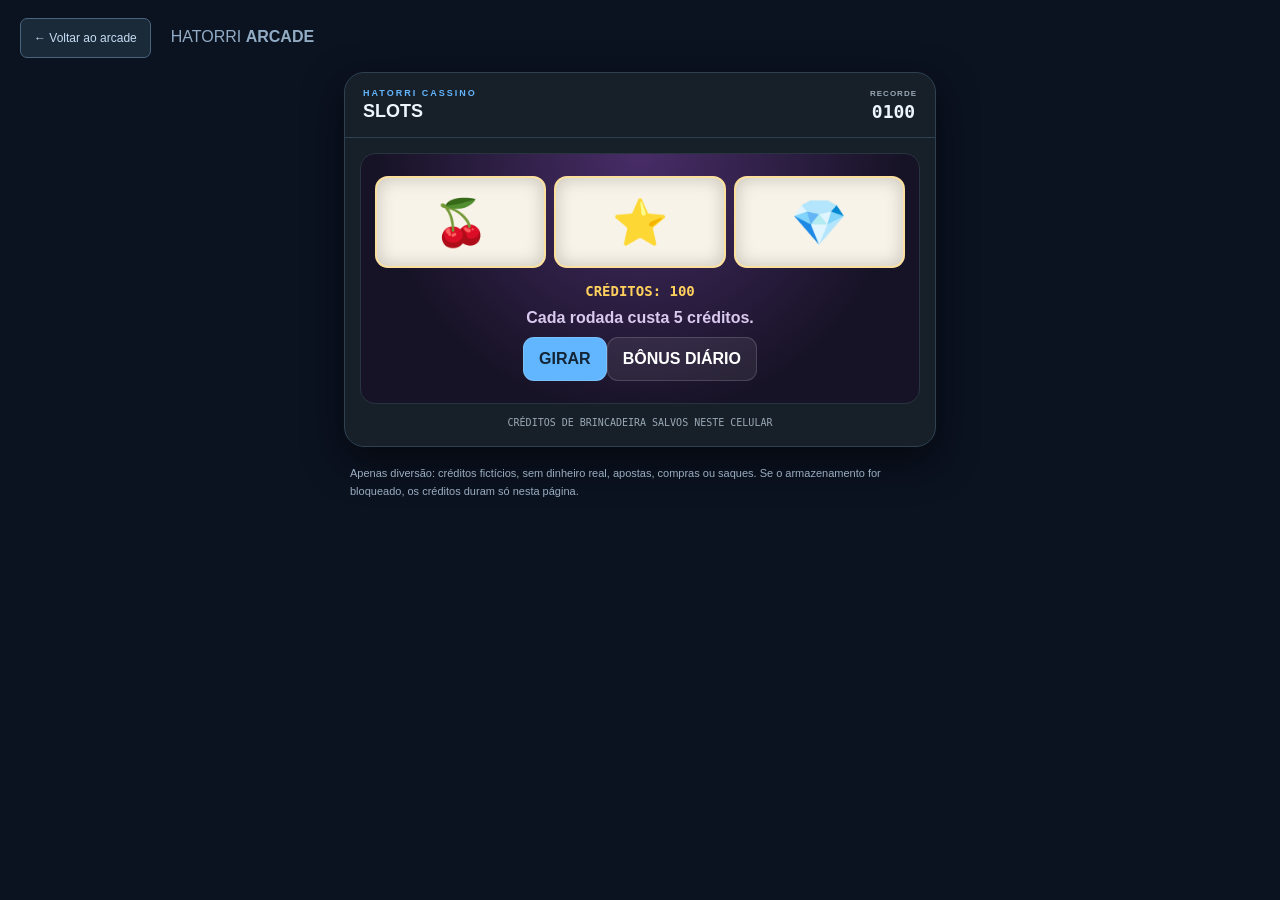
<file: games/slots.html>
<!DOCTYPE html>
<html lang="pt-BR">
<head>
<meta charset="UTF-8">
<meta name="viewport" content="width=device-width,initial-scale=1">
<meta name="theme-color" content="#0b1220">
<title>Slots · Hatorri Arcade</title>
<link rel="icon" href="../assets/favicon.svg" type="image/svg+xml">
<style>
:root{--bg:#10151f;--panel:#192131;--line:#33405a;--blue:#62b5ff;--purple:#9a7cff;--text:#f7f9ff;--muted:#aeb9cc}
*{box-sizing:border-box;-webkit-tap-highlight-color:transparent;-webkit-user-select:none;user-select:none}
body{margin:0;background:transparent;color:var(--text);font-family:Arial,sans-serif;touch-action:manipulation}
.shell{max-width:620px;margin:auto;padding:14px}
.game-card{overflow:hidden;border:1px solid var(--line);border-radius:20px;background:linear-gradient(160deg,var(--panel),var(--bg));box-shadow:0 14px 38px #0008}
.game-head{display:flex;align-items:center;justify-content:space-between;gap:12px;padding:15px 18px;border-bottom:1px solid var(--line)}
.game-brand{color:var(--blue);font-size:9px;font-weight:800;letter-spacing:2px}
.game-title{font-size:18px;font-weight:900;margin-top:3px}
.scorebar{display:flex;gap:14px;text-align:center}
.score-label{color:var(--muted);font-size:8px;font-weight:700;letter-spacing:1px}
.score-value{font:800 18px monospace;margin-top:3px}
.game-main{padding:15px}
.stage{position:relative;overflow:hidden;border:1px solid var(--line);border-radius:15px;background:#0b1018}
.action-row{display:flex;gap:8px;justify-content:center;margin-top:12px}
.game-button{min-height:44px;padding:0 15px;border:1px solid #ffffff26;border-radius:11px;background:#ffffff12;color:white;font-weight:800}
.game-button:active{transform:scale(.96)}
.game-button.primary{background:linear-gradient(135deg,var(--purple),var(--blue));color:#07101c}
.game-status{min-height:15px;margin-top:11px;color:var(--muted);font:10px monospace;text-align:center}
.cover{position:absolute;inset:0;z-index:4;display:flex;flex-direction:column;align-items:center;justify-content:center;padding:20px;background:#090d14e8;text-align:center}
.cover.hidden{display:none}
.cover-title{font-size:25px;font-weight:900}
.cover-text{max-width:290px;margin:7px 0 14px;color:var(--muted);font-size:11px}
.machine{padding:22px 14px;background:radial-gradient(circle at top,#482c67,#171326 70%);text-align:center}.reels{display:grid;grid-template-columns:repeat(3,1fr);gap:8px}.reel{display:flex;align-items:center;justify-content:center;height:92px;border:2px solid #ffd15c88;border-radius:13px;background:#f8f3e8;color:#15121d;font-size:45px;box-shadow:inset 0 0 18px #0003}.reel.spin{animation:shake .12s linear infinite}.credits{margin:15px 0 10px;font:bold 14px monospace;color:#ffd15c}.result{min-height:28px;font-weight:800;color:#d9c9ee}@keyframes shake{50%{transform:translateY(5px)}}</style>
<link rel="stylesheet" href="../assets/game-shell.css">
<link rel="stylesheet" href="../assets/hatorri-theme.css">
</head>
<body>
<nav class="arcade-game-nav" aria-label="Navegação do jogo"><a href="../index.html">← Voltar ao arcade</a><span>HATORRI <strong>ARCADE</strong></span></nav>
<div class="shell"><div class="game-card"><div class="game-head"><div><div class="game-brand">HATORRI CASSINO</div><div class="game-title">SLOTS</div></div><div class="scorebar"><div><div class="score-label">RECORDE</div><div class="score-value" id="best">0000</div></div></div></div><div class="game-main"><div class="stage machine"><div class="reels"><div class="reel" id="r0">🍒</div><div class="reel" id="r1">⭐</div><div class="reel" id="r2">💎</div></div><div class="credits" id="credits">CRÉDITOS: 100</div><div class="result" id="result">Cada rodada custa 5 créditos.</div><button class="game-button primary" id="spin">GIRAR</button><button class="game-button" id="bonus">BÔNUS DIÁRIO</button></div><div class="game-status">CRÉDITOS DE BRINCADEIRA SALVOS NESTE CELULAR</div></div></div></div>
<p class="arcade-game-note">Apenas diversão: créditos fictícios, sem dinheiro real, apostas, compras ou saques. Se o armazenamento for bloqueado, os créditos duram só nesta página.</p>
<script>

const arcadeStorage = (() => {
  const memory = new Map();
  return {
    getItem(key) {
      key = String(key);
      try { const value = globalThis.localStorage.getItem(key); if (value !== null) { memory.set(key, value); return value; } }
      catch { /* Storage may be denied in an embedded browser. */ }
      return memory.has(key) ? memory.get(key) : null;
    },
    setItem(key, value) {
      key = String(key); value = String(value); memory.set(key, value);
      try { globalThis.localStorage.setItem(key, value); } catch { /* Keep this page playable in memory. */ }
    },
    removeItem(key) {
      key = String(key); memory.delete(key);
      try { globalThis.localStorage.removeItem(key); } catch { /* No persistent storage. */ }
    }
  };
})();



const symbols=['🍒','🍋','⭐','🔔','💎','7️⃣'],reels=[0,1,2].map(i=>document.getElementById('r'+i)),creditsEl=document.getElementById('credits'),result=document.getElementById('result'),bestEl=document.getElementById('best'),spin=document.getElementById('spin'),bonus=document.getElementById('bonus');let credits=100,best=100,busy=false;try{const savedCredits=arcadeStorage.getItem('hatorri_slots_credits');credits=savedCredits===null?100:Math.max(0,Number(savedCredits)||0);best=Number(arcadeStorage.getItem('hatorri_slots_best'))||credits}catch(e){}function save(){best=Math.max(best,credits);try{arcadeStorage.setItem('hatorri_slots_credits',credits);arcadeStorage.setItem('hatorri_slots_best',best)}catch(e){}creditsEl.textContent='CRÉDITOS: '+credits;bestEl.textContent=String(best).padStart(4,'0')}function reward(values){if(values.every(v=>v===values[0]))return values[0]==='7️⃣'?100:50;if(new Set(values).size===2)return 12;return 0}spin.onclick=()=>{if(busy)return;if(credits<5){result.textContent='Sem créditos. Pegue o bônus diário!';return}busy=true;credits-=5;reels.forEach(r=>r.classList.add('spin'));let count=0;const timer=setInterval(()=>{reels.forEach(r=>r.textContent=symbols[Math.floor(Math.random()*symbols.length)]);if(++count<12)return;clearInterval(timer);const values=reels.map(r=>r.textContent);reels.forEach(r=>r.classList.remove('spin'));const prize=reward(values);credits+=prize;result.textContent=prize?'🎉 Você ganhou '+prize+' créditos!':'Quase! Tente outra vez.';busy=false;save()},90);save()};bonus.onclick=()=>{const today=new Date().toISOString().slice(0,10),key='hatorri_slots_bonus';try{if(arcadeStorage.getItem(key)===today){result.textContent='O bônus de hoje já foi usado.';return}arcadeStorage.setItem(key,today)}catch(e){}credits+=50;result.textContent='🎁 Bônus: +50 créditos!';save()};save();


// Native keyboard activation must also work on the recovered pointer controls.
document.addEventListener('click', event => {
  const button = event.target.closest?.('button');
  if (event.detail !== 0 || !button || button.onclick || event.defaultPrevented) return;
  const EventType = globalThis.PointerEvent || globalThis.MouseEvent;
  if (EventType) button.dispatchEvent(new EventType('pointerdown', { bubbles: true, cancelable: true }));
});

</script>
</body>
</html>
</file>
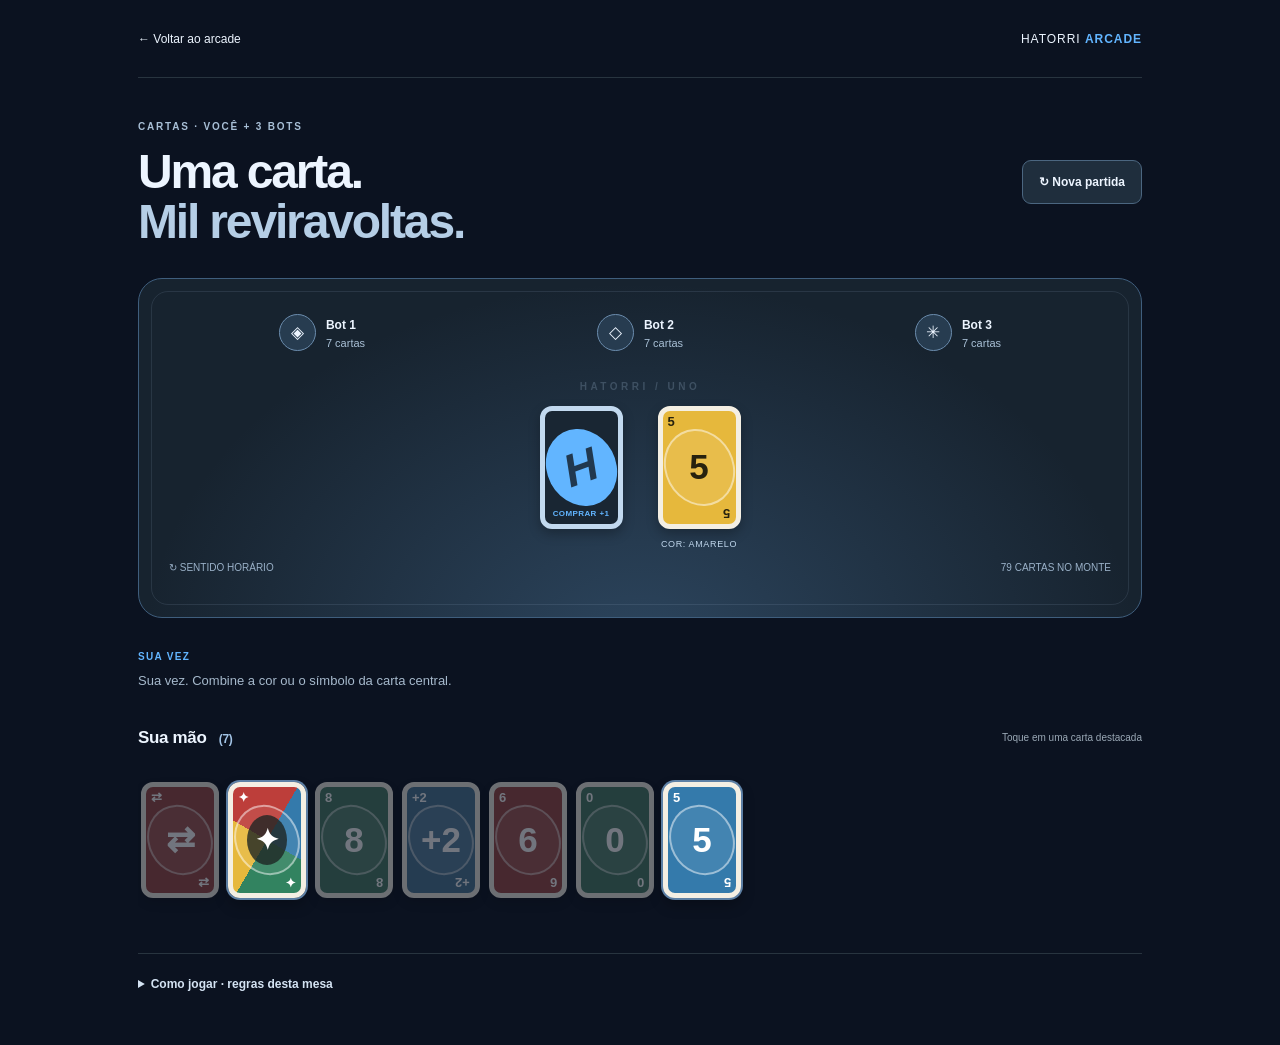
<file: games/uno.html>
<!doctype html>
<html lang="pt-BR">
<head>
  <meta charset="utf-8"><meta name="viewport" content="width=device-width,initial-scale=1">
  <meta name="theme-color" content="#0b1220"><meta name="description" content="Jogue Uno contra três bots no Hatorri Arcade. Sem cadastro, direto no navegador.">
  <title>Uno · Hatorri Arcade</title>
  <link rel="stylesheet" href="../assets/game-shell.css"><link rel="stylesheet" href="../assets/uno.css">
<link rel="stylesheet" href="../assets/hatorri-theme.css">
</head>
<body>
  <main class="uno-page">
    <nav class="uno-nav"><a href="../index.html">← Voltar ao arcade</a><span>HATORRI <strong>ARCADE</strong></span></nav>
    <header class="uno-heading"><div><span class="eyebrow">CARTAS · VOCÊ + 3 BOTS</span><h1>Uma carta.<br><em>Mil reviravoltas.</em></h1></div><button id="restart" class="action-button" type="button">↻ Nova partida</button></header>
    <section class="uno-table" aria-label="Mesa de Uno">
      <div id="opponents" class="opponents" aria-label="Adversários"></div>
      <div class="table-label" aria-hidden="true">HATORRI / UNO</div>
      <div class="center-piles"><button id="draw" class="card card-back draw-pile" type="button" aria-label="Comprar uma carta"><span class="back-mark">H</span><small>COMPRAR +1</small></button><div><div id="top-card" aria-label="Última carta jogada"></div><div id="active-color" class="active-color"></div></div></div>
      <div class="table-footer"><span id="direction"></span><span id="deck-count"></span></div>
    </section>
    <div class="turn-row"><div><span id="turn-badge" class="turn-badge">SUA VEZ</span><p id="status" role="status" aria-live="polite"></p></div><button id="pass" class="action-button" type="button" hidden>Passar a vez →</button></div>
    <section class="hand-section" aria-label="Suas cartas"><div class="hand-title"><h2>Sua mão <span id="hand-count"></span></h2><span>Toque em uma carta destacada</span></div><div id="hand" class="hand"></div></section>
    <section class="rules"><details><summary>Como jogar · regras desta mesa</summary><div><p>Combine a cor, o número ou o símbolo da carta central. Vença descartando todas as cartas. A mesa tem você e três bots — não é uma sala online.</p><ul><li><strong>↷ Pular:</strong> o próximo jogador perde a vez. <strong>⇄ Inverter:</strong> troca o sentido.</li><li><strong>+2 / +4:</strong> o próximo jogador compra e perde a vez. Não se acumulam compras.</li><li><strong>Coringa:</strong> escolha a próxima cor. O +4 só pode ser usado se você não tem cartas da cor atual.</li><li>Você pode comprar uma carta. Se ela servir, jogue essa carta ou passe; se não servir, a vez passa automaticamente.</li><li>O aviso <strong>UNO</strong> é automático: não há botão de gritar nem penalidade por esquecer. O descarte inicial é numérico.</li></ul><p class="fine-print">Adaptação recreativa independente. Sem apostas ou prêmios reais.</p></div></details></section>
  </main>
  <dialog id="color-dialog"><form method="dialog"><span class="eyebrow">CORINGA NA MESA</span><h2>Qual é a próxima cor?</h2><div class="color-options"><button value="red" class="red">Vermelho</button><button value="yellow" class="yellow">Amarelo</button><button value="green" class="green">Verde</button><button value="blue" class="blue">Azul</button></div><button class="cancel" value="cancel">Voltar às cartas</button></form></dialog>
  <noscript>Ative o JavaScript para jogar Uno neste navegador.</noscript>
  <script type="module" src="../assets/uno.js"></script>
</body></html>
</file>
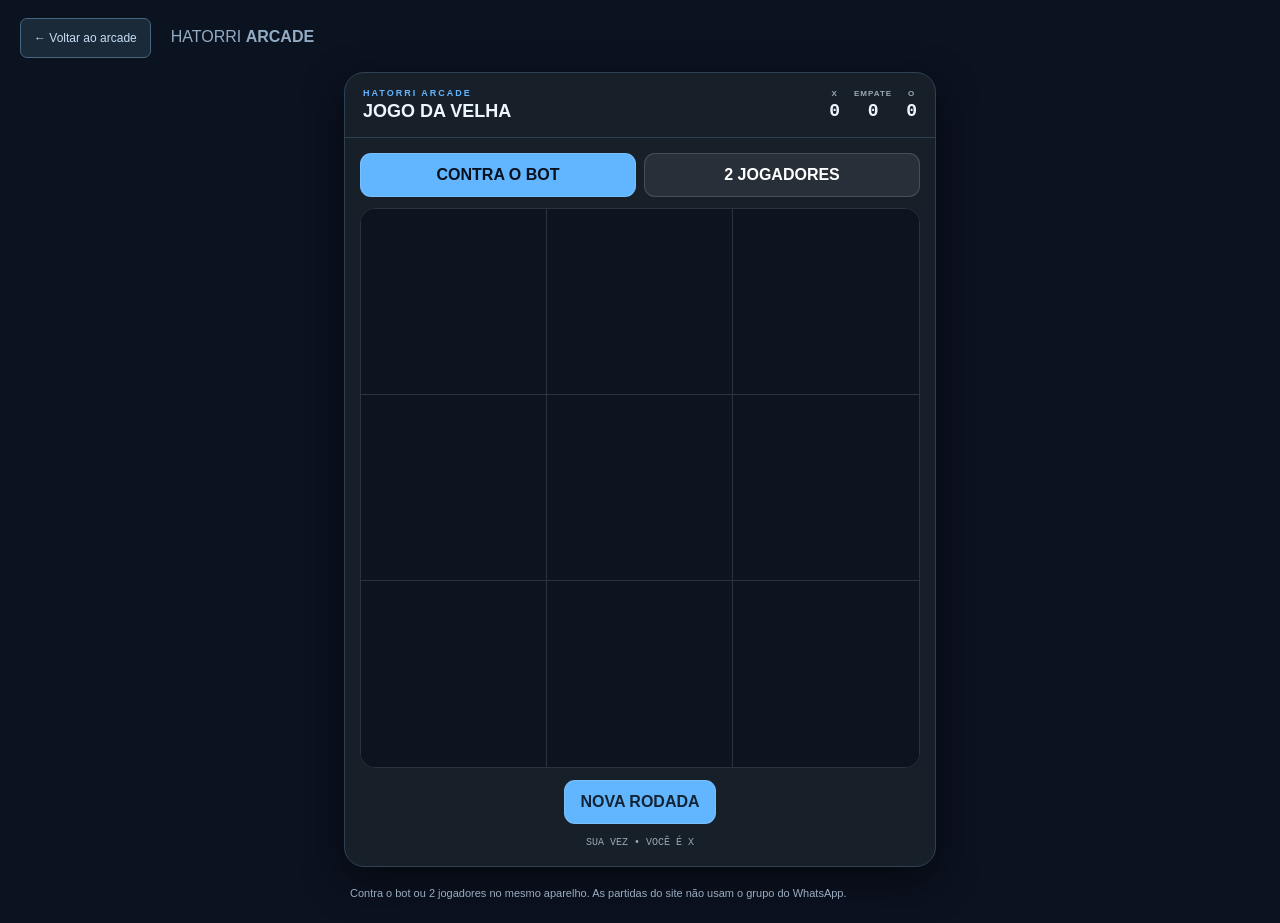
<file: games/velha.html>
<!DOCTYPE html>
<html lang="pt-BR">
<head>
<meta charset="UTF-8">
<meta name="viewport" content="width=device-width,initial-scale=1">
<meta name="theme-color" content="#0b1220">
<title>Jogo da velha · Hatorri Arcade</title>
<link rel="icon" href="../assets/favicon.svg" type="image/svg+xml">
<style>

:root{--bg:#10151f;--panel:#192131;--line:#33405a;--blue:#62b5ff;--purple:#9a7cff;--text:#f7f9ff;--muted:#aeb9cc}
*{box-sizing:border-box;-webkit-tap-highlight-color:transparent;-webkit-user-select:none;user-select:none}
body{margin:0;background:transparent;color:var(--text);font-family:Arial,sans-serif;touch-action:manipulation}
.shell{max-width:620px;margin:auto;padding:14px}
.game-card{overflow:hidden;border:1px solid var(--line);border-radius:20px;background:linear-gradient(160deg,var(--panel),var(--bg));box-shadow:0 14px 38px #0008}
.game-head{display:flex;align-items:center;justify-content:space-between;gap:12px;padding:15px 18px;border-bottom:1px solid var(--line)}
.game-brand{color:var(--blue);font-size:9px;font-weight:800;letter-spacing:2px}
.game-title{font-size:18px;font-weight:900;margin-top:3px}
.scorebar{display:flex;gap:14px;text-align:center}
.score-label{color:var(--muted);font-size:8px;font-weight:700;letter-spacing:1px}
.score-value{font:800 18px monospace;margin-top:3px}
.game-main{padding:15px}
.stage{position:relative;overflow:hidden;border:1px solid var(--line);border-radius:15px;background:#0b1018}
.action-row{display:flex;gap:8px;justify-content:center;margin-top:12px}
.game-button{min-height:44px;padding:0 15px;border:1px solid #ffffff26;border-radius:11px;background:#ffffff12;color:white;font-weight:800}
.game-button:active{transform:scale(.96)}
.game-button.primary{background:linear-gradient(135deg,var(--purple),var(--blue));color:#07101c}
.game-status{min-height:15px;margin-top:11px;color:var(--muted);font:10px monospace;text-align:center}
.cover{position:absolute;inset:0;z-index:4;display:flex;flex-direction:column;align-items:center;justify-content:center;padding:20px;background:#090d14e8;text-align:center}
.cover.hidden{display:none}
.cover-title{font-size:25px;font-weight:900}
.cover-text{max-width:290px;margin:7px 0 14px;color:var(--muted);font-size:11px}

.mode-row{display:flex;gap:8px;margin-bottom:11px}.mode-row button{flex:1}.selected{background:#62b5ff;color:#07101c}
.grid{display:grid;grid-template-columns:repeat(3,1fr)}.cell{aspect-ratio:1;border:0;border-right:1px solid var(--line);border-bottom:1px solid var(--line);background:#0d1420;color:#f7f9ff;font:bold 52px Arial}
.cell:nth-child(3n){border-right:0}.cell:nth-last-child(-n+3){border-bottom:0}.cell.o{color:#62b5ff}.cell.winner{background:#7f65ff33}
</style>
<link rel="stylesheet" href="../assets/game-shell.css">
<link rel="stylesheet" href="../assets/hatorri-theme.css">
</head>
<body>
<nav class="arcade-game-nav" aria-label="Navegação do jogo"><a href="../index.html">← Voltar ao arcade</a><span>HATORRI <strong>ARCADE</strong></span></nav>
<div class="shell"><div class="game-card">
<div class="game-head"><div><div class="game-brand">HATORRI ARCADE</div><div class="game-title">JOGO DA VELHA</div></div>
<div class="scorebar"><div><div class="score-label">X</div><div class="score-value" id="sx">0</div></div><div><div class="score-label">EMPATE</div><div class="score-value" id="sd">0</div></div><div><div class="score-label">O</div><div class="score-value" id="so">0</div></div></div></div>
<div class="game-main"><div class="mode-row"><button class="game-button selected" id="cpu">CONTRA O BOT</button><button class="game-button" id="duo">2 JOGADORES</button></div>
<div class="stage"><div class="grid" id="grid"></div><div class="cover hidden" id="cover"><div class="cover-title" id="result"></div><div class="cover-text">Clique em “nova rodada” para a revanche.</div></div></div>
<div class="action-row"><button class="game-button primary" id="new">NOVA RODADA</button></div><div class="game-status" id="status">SUA VEZ • VOCÊ É X</div>
</div></div></div>

<p class="arcade-game-note">Contra o bot ou 2 jogadores no mesmo aparelho. As partidas do site não usam o grupo do WhatsApp.</p>
<script>

const arcadeStorage = (() => {
  const memory = new Map();
  return {
    getItem(key) {
      key = String(key);
      try { const value = globalThis.localStorage.getItem(key); if (value !== null) { memory.set(key, value); return value; } }
      catch { /* Storage may be denied in an embedded browser. */ }
      return memory.has(key) ? memory.get(key) : null;
    },
    setItem(key, value) {
      key = String(key); value = String(value); memory.set(key, value);
      try { globalThis.localStorage.setItem(key, value); } catch { /* Keep this page playable in memory. */ }
    },
    removeItem(key) {
      key = String(key); memory.delete(key);
      try { globalThis.localStorage.removeItem(key); } catch { /* No persistent storage. */ }
    }
  };
})();


const gameTimers = new Set();
function gameSetTimeout(callback, delay) {
  const id = setTimeout(() => { gameTimers.delete(id); callback(); }, delay);
  gameTimers.add(id); return id;
}
function clearGameTimers() { for (const id of gameTimers) clearTimeout(id); gameTimers.clear(); }


const grid=document.getElementById('grid'),statusEl=document.getElementById('status'),cover=document.getElementById('cover'),result=document.getElementById('result');
const sx=document.getElementById('sx'),so=document.getElementById('so'),sd=document.getElementById('sd'),cpu=document.getElementById('cpu'),duo=document.getElementById('duo');
const lines=[[0,1,2],[3,4,5],[6,7,8],[0,3,6],[1,4,7],[2,5,8],[0,4,8],[2,4,6]];
let cells=Array(9).fill(''),turn='X',mode='cpu',ended=false,score={X:0,O:0,D:0};
function outcome(){for(const line of lines){const [a,b,c]=line;if(cells[a]&&cells[a]===cells[b]&&cells[a]===cells[c])return{who:cells[a],line}}return cells.every(Boolean)?{who:'D',line:[]}:null}
function render(win=[]){grid.innerHTML='';cells.forEach((value,index)=>{const button=document.createElement('button');button.className='cell'+(value==='O'?' o':'')+(win.includes(index)?' winner':'');button.textContent=value;button.addEventListener('pointerdown',e=>{e.preventDefault();play(index)});grid.appendChild(button)});sx.textContent=score.X;so.textContent=score.O;sd.textContent=score.D}
function end(game){ended=true;score[game.who]++;render(game.line);result.textContent=game.who==='D'?'DEU VELHA 😅':game.who+' VENCEU!';cover.classList.remove('hidden');statusEl.textContent=result.textContent}
function play(index,fromBot=false){if(ended||cells[index]||(mode==='cpu'&&turn==='O'&&!fromBot))return;cells[index]=turn;const game=outcome();if(game)return end(game);turn=turn==='X'?'O':'X';render();statusEl.textContent='VEZ DE '+turn;if(mode==='cpu'&&turn==='O')gameSetTimeout(botPlay,240)}
function botPlay(){if(ended||mode!=='cpu'||turn!=='O')return;let chosen=-1;for(const target of ['O','X']){for(const line of lines){const values=line.map(i=>cells[i]);if(values.filter(v=>v===target).length===2&&values.includes('')){chosen=line[values.indexOf('')];break}}if(chosen>=0)break}if(chosen<0&&cells[4]==='')chosen=4;if(chosen<0){const free=cells.map((v,i)=>v?null:i).filter(v=>v!==null);chosen=free[Math.floor(Math.random()*free.length)]}play(chosen,true)}
function reset(){clearGameTimers();cells=Array(9).fill('');turn='X';ended=false;cover.classList.add('hidden');statusEl.textContent=mode==='cpu'?'SUA VEZ • VOCÊ É X':'VEZ DO JOGADOR X';render()}
function changeMode(next){mode=next;cpu.classList.toggle('selected',mode==='cpu');duo.classList.toggle('selected',mode==='duo');reset()}
cpu.addEventListener('pointerdown',()=>changeMode('cpu'));duo.addEventListener('pointerdown',()=>changeMode('duo'));document.getElementById('new').addEventListener('pointerdown',reset);reset();


// Native keyboard activation must also work on the recovered pointer controls.
document.addEventListener('click', event => {
  const button = event.target.closest?.('button');
  if (event.detail !== 0 || !button || button.onclick || event.defaultPrevented) return;
  const EventType = globalThis.PointerEvent || globalThis.MouseEvent;
  if (EventType) button.dispatchEvent(new EventType('pointerdown', { bubbles: true, cancelable: true }));
});

</script>
</body>
</html>
</file>
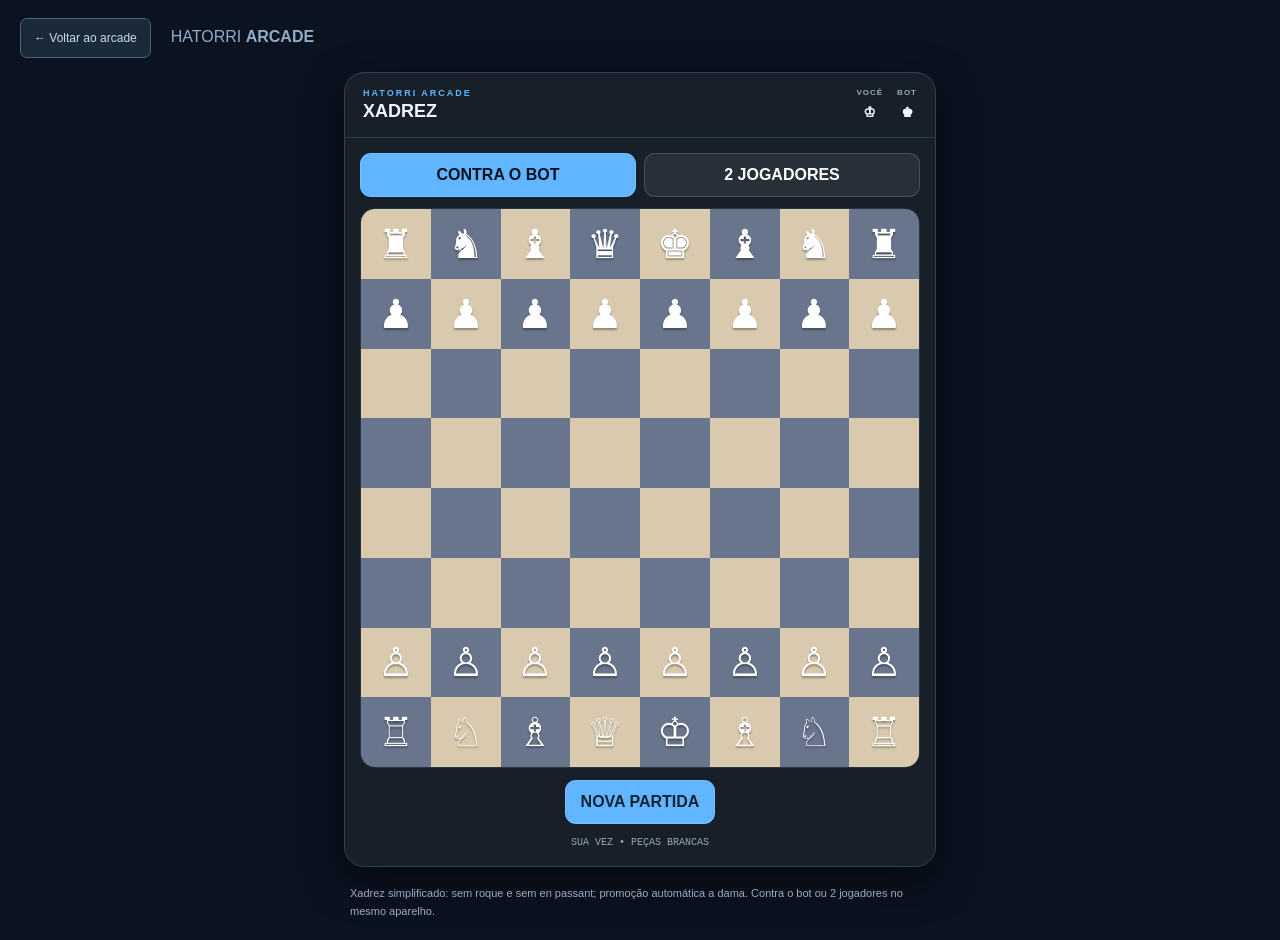
<file: games/xadrez.html>
<!DOCTYPE html>
<html lang="pt-BR">
<head>
<meta charset="UTF-8">
<meta name="viewport" content="width=device-width,initial-scale=1">
<meta name="theme-color" content="#0b1220">
<title>Xadrez simplificado · Hatorri Arcade</title>
<link rel="icon" href="../assets/favicon.svg" type="image/svg+xml">
<style>

:root{--bg:#10151f;--panel:#192131;--line:#33405a;--blue:#62b5ff;--purple:#9a7cff;--text:#f7f9ff;--muted:#aeb9cc}
*{box-sizing:border-box;-webkit-tap-highlight-color:transparent;-webkit-user-select:none;user-select:none}
body{margin:0;background:transparent;color:var(--text);font-family:Arial,sans-serif;touch-action:manipulation}
.shell{max-width:620px;margin:auto;padding:14px}
.game-card{overflow:hidden;border:1px solid var(--line);border-radius:20px;background:linear-gradient(160deg,var(--panel),var(--bg));box-shadow:0 14px 38px #0008}
.game-head{display:flex;align-items:center;justify-content:space-between;gap:12px;padding:15px 18px;border-bottom:1px solid var(--line)}
.game-brand{color:var(--blue);font-size:9px;font-weight:800;letter-spacing:2px}
.game-title{font-size:18px;font-weight:900;margin-top:3px}
.scorebar{display:flex;gap:14px;text-align:center}
.score-label{color:var(--muted);font-size:8px;font-weight:700;letter-spacing:1px}
.score-value{font:800 18px monospace;margin-top:3px}
.game-main{padding:15px}
.stage{position:relative;overflow:hidden;border:1px solid var(--line);border-radius:15px;background:#0b1018}
.action-row{display:flex;gap:8px;justify-content:center;margin-top:12px}
.game-button{min-height:44px;padding:0 15px;border:1px solid #ffffff26;border-radius:11px;background:#ffffff12;color:white;font-weight:800}
.game-button:active{transform:scale(.96)}
.game-button.primary{background:linear-gradient(135deg,var(--purple),var(--blue));color:#07101c}
.game-status{min-height:15px;margin-top:11px;color:var(--muted);font:10px monospace;text-align:center}
.cover{position:absolute;inset:0;z-index:4;display:flex;flex-direction:column;align-items:center;justify-content:center;padding:20px;background:#090d14e8;text-align:center}
.cover.hidden{display:none}
.cover-title{font-size:25px;font-weight:900}
.cover-text{max-width:290px;margin:7px 0 14px;color:var(--muted);font-size:11px}

.chessboard{display:grid;grid-template-columns:repeat(8,minmax(0,1fr));grid-template-rows:repeat(8,minmax(0,1fr));width:100%;aspect-ratio:1;overflow:hidden}.chess-square{position:relative;min-width:0;min-height:0;overflow:hidden;border:0;padding:0;font-size:clamp(22px,8vw,40px);line-height:1;display:flex;align-items:center;justify-content:center;text-shadow:0 2px 2px #0005}.chess-light{background:#d9c9ae}.chess-dark{background:#68758c}.chess-square.selected{box-shadow:inset 0 0 0 4px #ffcf4d}.chess-square.target:after{content:"";position:absolute;width:22%;height:22%;border-radius:50%;background:#3cff87a8}.chess-square.capture{box-shadow:inset 0 0 0 4px #ff6677}.thinking{animation:pulse .8s infinite alternate}.mode-row{display:flex;gap:8px;margin-bottom:11px}.mode-row button{flex:1}.mode-active{background:#62b5ff;color:#07101c}@keyframes pulse{to{opacity:.45}}
</style>
<link rel="stylesheet" href="../assets/game-shell.css">
<link rel="stylesheet" href="../assets/hatorri-theme.css">
</head>
<body>
<nav class="arcade-game-nav" aria-label="Navegação do jogo"><a href="../index.html">← Voltar ao arcade</a><span>HATORRI <strong>ARCADE</strong></span></nav>
<div class="shell"><div class="game-card">
<div class="game-head"><div><div class="game-brand">HATORRI ARCADE</div><div class="game-title">XADREZ</div></div><div class="scorebar"><div><div class="score-label">VOCÊ</div><div class="score-value">♔</div></div><div><div class="score-label">BOT</div><div class="score-value">♚</div></div></div></div>
<div class="game-main"><div class="mode-row"><button class="game-button mode-active" id="vsBot">CONTRA O BOT</button><button class="game-button" id="local">2 JOGADORES</button></div><div class="stage"><div class="chessboard" id="board"></div><div class="cover hidden" id="cover"><div class="cover-title" id="result"></div><div class="cover-text" id="resultText"></div></div></div>
<div class="action-row"><button class="game-button primary" id="restart">NOVA PARTIDA</button></div><div class="game-status" id="status">SUA VEZ • PEÇAS BRANCAS</div></div></div></div>

<p class="arcade-game-note">Xadrez simplificado: sem roque e sem en passant; promoção automática a dama. Contra o bot ou 2 jogadores no mesmo aparelho.</p>
<script>

const arcadeStorage = (() => {
  const memory = new Map();
  return {
    getItem(key) {
      key = String(key);
      try { const value = globalThis.localStorage.getItem(key); if (value !== null) { memory.set(key, value); return value; } }
      catch { /* Storage may be denied in an embedded browser. */ }
      return memory.has(key) ? memory.get(key) : null;
    },
    setItem(key, value) {
      key = String(key); value = String(value); memory.set(key, value);
      try { globalThis.localStorage.setItem(key, value); } catch { /* Keep this page playable in memory. */ }
    },
    removeItem(key) {
      key = String(key); memory.delete(key);
      try { globalThis.localStorage.removeItem(key); } catch { /* No persistent storage. */ }
    }
  };
})();


const gameTimers = new Set();
function gameSetTimeout(callback, delay) {
  const id = setTimeout(() => { gameTimers.delete(id); callback(); }, delay);
  gameTimers.add(id); return id;
}
function clearGameTimers() { for (const id of gameTimers) clearTimeout(id); gameTimers.clear(); }


const boardEl=document.getElementById('board'),statusEl=document.getElementById('status'),cover=document.getElementById('cover'),resultEl=document.getElementById('result'),resultText=document.getElementById('resultText'),vsBot=document.getElementById('vsBot'),local=document.getElementById('local');
const icons={wK:'♔',wQ:'♕',wR:'♖',wB:'♗',wN:'♘',wP:'♙',bK:'♚',bQ:'♛',bR:'♜',bB:'♝',bN:'♞',bP:'♟'},values={P:100,N:320,B:330,R:500,Q:900,K:20000};
let board,turn='w',selected=null,targets=[],over=false,mode='bot';
const inside=(r,c)=>r>=0&&r<8&&c>=0&&c<8,copy=b=>b.map(row=>row.map(p=>p?{c:p.c,t:p.t,m:p.m}:null));
function setup(){clearGameTimers();boardEl.classList.remove('thinking');const back=['R','N','B','Q','K','B','N','R'];board=Array.from({length:8},()=>Array(8).fill(null));for(let c=0;c<8;c++){board[0][c]={c:'b',t:back[c],m:false};board[1][c]={c:'b',t:'P',m:false};board[6][c]={c:'w',t:'P',m:false};board[7][c]={c:'w',t:back[c],m:false}}turn='w';selected=null;targets=[];over=false;cover.classList.add('hidden');statusEl.textContent='SUA VEZ • PEÇAS BRANCAS';render()}
function rawMoves(b,r,c,attacks=false){const p=b[r][c];if(!p)return[];const out=[],push=(nr,nc)=>{if(!inside(nr,nc))return false;const q=b[nr][nc];if(!q){out.push({fr:r,fc:c,tr:nr,tc:nc});return true}if(q.c!==p.c)out.push({fr:r,fc:c,tr:nr,tc:nc,capture:true});return false};
if(p.t==='P'){const d=p.c==='w'?-1:1,start=p.c==='w'?6:1;if(attacks){for(const dc of[-1,1])if(inside(r+d,c+dc))out.push({fr:r,fc:c,tr:r+d,tc:c+dc})}else{if(inside(r+d,c)&&!b[r+d][c]){out.push({fr:r,fc:c,tr:r+d,tc:c});if(r===start&&!b[r+2*d][c])out.push({fr:r,fc:c,tr:r+2*d,tc:c})}for(const dc of[-1,1])if(inside(r+d,c+dc)&&b[r+d][c+dc]&&b[r+d][c+dc].c!==p.c)out.push({fr:r,fc:c,tr:r+d,tc:c+dc,capture:true})}}
if(p.t==='N')for(const[dr,dc]of[[-2,-1],[-2,1],[-1,-2],[-1,2],[1,-2],[1,2],[2,-1],[2,1]])push(r+dr,c+dc);
if(p.t==='K')for(let dr=-1;dr<=1;dr++)for(let dc=-1;dc<=1;dc++)if(dr||dc)push(r+dr,c+dc);
if('RBQ'.includes(p.t)){const dirs=p.t==='B'?[]:[[1,0],[-1,0],[0,1],[0,-1]];for(const[dr,dc]of dirs){let nr=r+dr,nc=c+dc;while(inside(nr,nc)){if(!push(nr,nc))break;nr+=dr;nc+=dc}}}
if('BQ'.includes(p.t))for(const[dr,dc]of[[1,1],[1,-1],[-1,1],[-1,-1]]){let nr=r+dr,nc=c+dc;while(inside(nr,nc)){if(!push(nr,nc))break;nr+=dr;nc+=dc}}
return out}
function locateKing(b,color){for(let r=0;r<8;r++)for(let c=0;c<8;c++)if(b[r][c]?.c===color&&b[r][c].t==='K')return[r,c];return null}
function attacked(b,r,c,by){for(let pr=0;pr<8;pr++)for(let pc=0;pc<8;pc++){const p=b[pr][pc];if(p?.c===by&&rawMoves(b,pr,pc,p.t==='P').some(m=>m.tr===r&&m.tc===c))return true}return false}
function apply(b,m){const p=b[m.fr][m.fc];b[m.tr][m.tc]=p;b[m.fr][m.fc]=null;p.m=true;if(p.t==='P'&&(m.tr===0||m.tr===7))p.t='Q'}
function legalMoves(b,color){const list=[];for(let r=0;r<8;r++)for(let c=0;c<8;c++)if(b[r][c]?.c===color)for(const m of rawMoves(b,r,c)){const test=copy(b);apply(test,m);const king=locateKing(test,color);if(king&&!attacked(test,king[0],king[1],color==='w'?'b':'w'))list.push(m)}return list}
function evaluate(b){let sum=0;for(let r=0;r<8;r++)for(let c=0;c<8;c++){const p=b[r][c];if(p)sum+=(p.c==='b'?1:-1)*(values[p.t]+(p.t==='P'?(p.c==='b'?r:7-r)*6:0))}return sum}
function chooseBot(){if(over||mode!=='bot'||turn!=='b')return;const moves=legalMoves(board,'b');if(!moves.length)return finishGame('b');let bestScore=-Infinity,best=[];for(const m of moves){const test=copy(board),taken=test[m.tr][m.tc];apply(test,m);let worst=Infinity;const replies=legalMoves(test,'w');const sample=replies.length>26?replies.slice(0,26):replies;for(const reply of sample){const after=copy(test);apply(after,reply);worst=Math.min(worst,evaluate(after))}const score=(replies.length?worst:evaluate(test)+10000)+(taken?values[taken.t]*.08:0)+Math.random()*2;if(score>bestScore){bestScore=score;best=[m]}else if(Math.abs(score-bestScore)<1)best.push(m)}apply(board,best[Math.floor(Math.random()*best.length)]);turn='w';selected=null;targets=[];checkState();render()}
function click(r,c){if(over||(mode==='bot'&&turn==='b'))return;if(selected){const m=targets.find(x=>x.tr===r&&x.tc===c);if(m){apply(board,m);turn=turn==='w'?'b':'w';selected=null;targets=[];render();if(!checkState())return;if(mode==='bot'&&turn==='b'){statusEl.textContent='BOT PENSANDO...';boardEl.classList.add('thinking');gameSetTimeout(()=>{boardEl.classList.remove('thinking');chooseBot()},420)}return}}if(board[r][c]?.c===turn){selected=[r,c];targets=legalMoves(board,turn).filter(m=>m.fr===r&&m.fc===c);statusEl.textContent=targets.length?'ESCOLHA O DESTINO':'ESSA PEÇA NÃO TEM JOGADA';render()}}
function checkState(){const moves=legalMoves(board,turn),king=locateKing(board,turn),check=king&&attacked(board,king[0],king[1],turn==='w'?'b':'w');if(!moves.length){finishGame(turn);return false}if(mode==='local')statusEl.textContent=check?(turn==='w'?'BRANCAS EM XEQUE':'PRETAS EM XEQUE'):(turn==='w'?'VEZ DAS BRANCAS':'VEZ DAS PRETAS');else statusEl.textContent=turn==='w'?(check?'VOCÊ ESTÁ EM XEQUE':'SUA VEZ • PEÇAS BRANCAS'):(check?'XEQUE NO BOT':'BOT PENSANDO...');return true}
function finishGame(stuck){over=true;const king=locateKing(board,stuck),check=king&&attacked(board,king[0],king[1],stuck==='w'?'b':'w');resultEl.textContent=check?(mode==='local'?(stuck==='w'?'PRETAS VENCERAM!':'BRANCAS VENCERAM!'):(stuck==='w'?'XEQUE-MATE':'VOCÊ VENCEU! 🎉')):'EMPATE';resultText.textContent=check?'A partida terminou em xeque-mate.':'O jogador da vez ficou sem jogadas.';cover.classList.remove('hidden');statusEl.textContent=resultEl.textContent}
function render(){boardEl.innerHTML='';for(let r=0;r<8;r++)for(let c=0;c<8;c++){const sq=document.createElement('button');sq.className='chess-square '+((r+c)%2?'chess-dark':'chess-light');if(selected&&selected[0]===r&&selected[1]===c)sq.classList.add('selected');const target=targets.find(m=>m.tr===r&&m.tc===c);if(target)sq.classList.add(board[r][c]?'capture':'target');const p=board[r][c];if(p)sq.textContent=icons[p.c+p.t];sq.addEventListener('pointerdown',e=>{e.preventDefault();click(r,c)});boardEl.appendChild(sq)}}
function setMode(next){mode=next;vsBot.classList.toggle('mode-active',mode==='bot');local.classList.toggle('mode-active',mode==='local');setup()}
vsBot.addEventListener('pointerdown',()=>setMode('bot'));local.addEventListener('pointerdown',()=>setMode('local'));document.getElementById('restart').addEventListener('pointerdown',setup);setup();


// Native keyboard activation must also work on the recovered pointer controls.
document.addEventListener('click', event => {
  const button = event.target.closest?.('button');
  if (event.detail !== 0 || !button || button.onclick || event.defaultPrevented) return;
  const EventType = globalThis.PointerEvent || globalThis.MouseEvent;
  if (EventType) button.dispatchEvent(new EventType('pointerdown', { bubbles: true, cancelable: true }));
});

</script>
</body>
</html>
</file>
<file: assets/arcade.css>
@import url('./fonts.css');
:root{color-scheme:dark;--bg:#111418;--panel:#1a1e23;--line:#2b3035;--ink:#f2f1e9;--muted:#92989d;--lime:#d1ed83;--orange:#f79362;--body:Arial,Helvetica,sans-serif}*{box-sizing:border-box}html{scroll-behavior:smooth;scroll-padding-top:24px}body{margin:0;background:var(--bg);color:var(--ink);font-family:var(--body);font-size:14px}a{color:inherit;text-decoration:none}button,input{font:inherit}button,a,input{touch-action:manipulation}button{cursor:pointer}button:focus-visible,a:focus-visible,input:focus-visible{outline:2px solid var(--lime);outline-offset:5px}.skip{position:fixed;left:12px;top:-100px;z-index:20;padding:12px;background:var(--lime);color:#121614}.skip:focus{top:12px}.sidebar{width:200px;position:fixed;inset:0 auto 0 0;border-right:1px solid var(--line);padding:29px 19px;display:flex;flex-direction:column}.brand{display:flex;gap:11px;align-items:center;font-size:24px;font-weight:800;letter-spacing:-1px}.brand-mark{width:36px;height:40px;border-radius:11px;background:var(--lime);color:#1c2320;font-size:35px;line-height:34px;text-align:center;position:relative}.brand-mark>span{color:#1c2320;font-size:23px;position:absolute;right:1px;bottom:-2px}.brand-sub{display:block;letter-spacing:4px;font-size:9px;color:#9ca39f;font-weight:500;margin-top:4px}.sidebar nav{margin-top:50px;display:grid;gap:9px}.nav-link{display:flex;align-items:center;gap:11px;min-height:43px;padding:0 13px;color:#939a9d;font-size:12px;font-weight:600;border-radius:7px;transition:background .2s,color .2s}.nav-link>span{font-size:22px;width:18px;text-align:center;font-weight:400}.nav-link small{margin-left:auto;font-size:10px;color:#8d9891}.nav-link.active,.nav-link:hover{background:#272e24;color:#d1ed83}.sidebar-note{margin-top:auto;border-top:1px solid var(--line);padding-top:25px;color:#a6b09d;font-size:10px}.tiny-label{font-size:9px;letter-spacing:1.6px;font-weight:600;color:#9b9e99}.sidebar-note p{font-size:20px;line-height:1.4;letter-spacing:-.6px;color:#dedfd7;margin:12px 0 19px}.status-dot,.local-badge i{display:inline-block;width:5px;height:5px;background:var(--lime);border-radius:50%;margin-right:6px}.sidebar-footer{padding-top:31px;font-size:10px;letter-spacing:2px;color:#b7b9b2}.sidebar-footer>span{margin-left:16px;color:#687267;letter-spacing:0}.sidebar-footer small{display:block;margin-top:8px;letter-spacing:0;color:#667068;font-size:9px}.workspace{margin-left:200px}.topbar{height:77px;border-bottom:1px solid var(--line);padding:0 42px;display:flex;align-items:center;justify-content:space-between}.breadcrumb{font-size:11px;color:#838b8f}.breadcrumb span{padding:0 13px;color:#4a5454}.breadcrumb strong{color:#d0d4cd;font-weight:500}.topbar-right{display:flex;gap:22px;align-items:center}.local-badge{font-size:10px;color:#b4bba8}.avatar{width:29px;height:29px;display:grid;place-items:center;border:1px solid #525b4b;border-radius:50%;background:#2c3528;font-size:11px;color:#d1ed83}main{max-width:1360px;padding:0 42px;margin:auto}.hero{min-height:411px;display:grid;grid-template-columns:1.1fr 1fr;gap:20px;align-items:center;border-bottom:1px solid var(--line)}.hero-copy{padding:43px 0 34px;position:relative}.eyebrow{font-size:9px;letter-spacing:2px;font-weight:600;color:#b0b69f;display:flex;align-items:center;gap:8px}.eyebrow>span{width:5px;height:5px;border-radius:50%;background:var(--lime)}h1{font-weight:600;font-size:clamp(52px,5.1vw,78px);line-height:.99;letter-spacing:-4.5px;margin:23px 0 19px;position:relative;display:inline-block}h1 em{font-weight:500;color:var(--lime);font-style:italic}.heading-spark{position:absolute;font-size:48px;right:-66px;top:62px;color:var(--orange);font-weight:400}.hero-copy>p{font-size:13px;line-height:1.75;color:#a0a6a5;margin:0 0 22px}.primary-button{display:inline-flex;gap:31px;background:var(--lime);color:#182016;align-items:center;border-radius:6px;padding:13px 17px;font-size:11px;font-weight:700;transition:transform .2s,background .2s}.primary-button:hover{background:#e0f6a9;transform:translateY(-2px)}.primary-button>span{font-size:19px}.hero-facts{display:flex;align-items:center;gap:14px;margin-top:23px;color:#818b86;font-size:9px}.hero-facts b{color:#cbd0c0}.fact-line{width:1px;height:10px;background:#3d453e}.hero-art{height:340px;position:relative;display:grid;place-items:center;overflow:hidden}.orbit{position:absolute;border:1px solid #333b37;border-radius:50%;width:310px;height:310px}.orbit-one{transform:rotate(-20deg) scaleX(1.13)}.orbit-two{width:240px;height:240px;border-style:dashed;opacity:.6}.controller{width:201px;height:260px;border:1px solid #819464;border-radius:16px 16px 29px 16px;background:#b7c598;box-shadow:10px 12px 0 #3d4937,24px 30px 40px #0005;transform:rotate(11deg);position:relative;z-index:2;padding:14px}.controller-top{display:flex;gap:3px;padding:0 0 8px 2px}.controller-top i{width:16px;height:3px;background:#5d694c;border-radius:3px}.controller-top i:last-child{width:5px;margin-left:auto;background:#ed7648}.controller-screen{border:8px solid #3a4739;background:#222d25;border-radius:7px;padding:9px;height:124px;box-shadow:inset 0 3px 12px #0008;color:#d7edb5;overflow:hidden}.controller-screen>span{font-size:8px;letter-spacing:3px}.controller-screen strong{font-size:35px;font-weight:800;display:block;margin:9px 0 5px;letter-spacing:-3px}.controller-screen strong>span{font-size:25px;float:right}.pixel-line{height:6px;background:repeating-linear-gradient(90deg,#9bab78 0 5px,transparent 5px 9px);opacity:.5}.controller-controls{display:flex;align-items:center;justify-content:space-between;padding:19px 8px 0}.d-pad{height:14px;width:47px;background:#2c382e;position:relative;border-radius:2px;box-shadow:1px 2px 0 #869575}.d-pad:after{content:'';width:14px;height:47px;background:#2c382e;position:absolute;left:16px;top:-16px;border-radius:2px}.controller-buttons{display:flex;gap:8px;transform:rotate(-25deg)}.controller-buttons i{width:22px;height:22px;border-radius:50%;background:#f18457;box-shadow:2px 3px 0 #97563f;border:1px solid #ba613e}.controller-buttons i:last-child{background:#4b5b45;box-shadow:2px 3px 0 #36432e;border-color:#3f4e39}.controller-caption{text-align:center;color:#586748;font-size:5px;letter-spacing:2px;margin-top:30px}.art-plus{position:absolute;color:#6f7a64;font:30px monospace}.plus-one{left:20%;top:20%}.plus-two{right:10%;bottom:20%;font-size:21px}.art-star{position:absolute;right:12%;top:17%;color:#f59365;font-size:52px;transform:rotate(12deg)}.art-pill{position:absolute;left:2%;bottom:21%;font-size:8px;letter-spacing:1px;color:#9faa92;transform:rotate(-90deg)}.art-chip{position:absolute;right:0;bottom:33px;background:#242b22;border:1px solid #4b5542;border-radius:30px;padding:10px 14px;color:#c1cea8;font-size:9px;z-index:3;transform:rotate(-6deg)}.art-chip span{color:var(--lime);margin-right:5px}.spotlight-section{padding-top:31px}.section-heading{display:flex;align-items:flex-end;justify-content:space-between;gap:18px;margin-bottom:19px}h2{font-size:24px;font-weight:500;letter-spacing:-.8px;margin:8px 0 0}h2>span{color:#d1ed83;font-size:23px;margin-left:7px}.section-aside{font-size:10px;color:#737d79;padding-bottom:3px}.spotlight-grid{display:grid;grid-template-columns:1.65fr 1fr;gap:16px}.spotlight{border-radius:11px;overflow:hidden;position:relative;min-height:240px;transition:transform .2s}.spotlight:hover{transform:translateY(-3px)}.uno-spotlight{background:#d1dfb0;color:#1c2c22;padding:23px 26px}.spotlight-copy{position:relative;z-index:3}.pill{font-size:8px;font-weight:700;letter-spacing:1.4px;border:1px solid #506c4f66;border-radius:4px;padding:5px 7px;display:inline-block}.spotlight h3{font-size:27px;font-weight:600;line-height:1.07;letter-spacing:-1px;margin:15px 0 10px}.spotlight p{font-size:10px;line-height:1.6;color:#4f674b;margin:0}.spotlight-cta{font-size:10px;font-weight:700;display:inline-flex;gap:22px;margin-top:22px;align-items:center}.spotlight-cta>span{font-size:18px}.uno-art{position:absolute;right:10%;top:20%;width:170px;height:170px;transform:rotate(15deg)}.art-card{position:absolute;width:90px;height:138px;border:5px solid #f7f6e9;border-radius:12px;box-shadow:3px 6px 0 #0002;display:grid;place-items:center;font-size:37px;font-weight:900;color:white;inset:0 auto auto 30px}.art-card:before{content:'';position:absolute;inset:17px 5px;border:2px solid #ffffffb8;border-radius:50%;transform:rotate(25deg)}.art-card>span{z-index:1}.card-blue{background:#4a83ae;transform:rotate(-35deg);left:0;top:16px}.card-green{background:#488d69;transform:rotate(-10deg);left:42px;top:0}.card-red{background:#d8684d;transform:rotate(12deg);left:80px;top:15px}.mine-spotlight{background:#e99b75;color:#2e2821;padding:23px}.mine-spotlight .pill{border-color:#6f422e5e}.mini-mines{position:absolute;right:22px;top:24px;width:115px;display:grid;grid-template-columns:repeat(3,1fr);gap:4px;transform:rotate(8deg)}.mini-mines i{width:34px;height:34px;background:#f8c3a7;border-radius:4px;color:#465b86;font:bold 18px monospace;display:grid;place-items:center;font-style:normal}.mini-mines .mine-closed{background:#bb7154;box-shadow:inset -2px -2px #a76047,inset 2px 2px #d38763}.mini-mines .flag-cell{background:#f5d8a2;color:#454b2f}.mine-copy{position:absolute;bottom:23px;left:23px;right:23px}.mine-copy h3{font-size:24px;margin-bottom:7px}.mine-copy p{color:#734e3a}.round-arrow{position:absolute;right:0;bottom:0;border:1px solid #62493455;border-radius:50%;width:32px;height:32px;display:grid;place-items:center;font-size:19px}.catalog-section{padding-top:42px;scroll-margin-top:20px}.game-count{font-size:10px;color:#929d8a;border:1px solid #363e31;border-radius:20px;padding:7px 11px;white-space:nowrap}.catalog-toolbar{display:flex;align-items:center;justify-content:space-between;gap:14px;margin:21px 0}.filter-tabs{display:flex;gap:5px;flex-wrap:wrap}.filter{font-size:10px;color:#929b95;border:1px solid transparent;background:transparent;padding:9px 11px;border-radius:5px}.filter.active{background:#d1ed83;color:#182016;font-weight:700}.filter:hover:not(.active){background:#242b24;color:#d2dbc7}.search{display:flex;gap:8px;align-items:center;border:1px solid #343b37;border-radius:5px;padding:8px 10px;width:220px;flex-shrink:0;color:#8c968f}.search>span{font:22px Arial;line-height:10px}.search input{background:transparent;border:0;outline:none;width:100%;font-size:10px;color:#e6ebde;min-width:0}.search input::placeholder{color:#6e7972}.search input:focus-visible{outline:none}.search:focus-within{outline:1px solid var(--lime)}.search kbd{font:9px Arial;border:1px solid #414b42;border-radius:2px;padding:1px 4px}.game-grid{display:grid;grid-template-columns:repeat(4,minmax(0,1fr));gap:17px}.game-card{min-width:0;position:relative;border:1px solid #2a322e;border-radius:10px;background:#1b211d;transition:transform .18s,border-color .18s;overflow:hidden}.game-card:hover{transform:translateY(-4px);border-color:#647957}.game-link{display:block;height:100%}.game-visual{height:143px;position:relative;overflow:hidden;display:flex;justify-content:center;align-items:center}.game-visual svg{width:100%;height:100%;max-width:235px;transition:transform .3s}.game-card:hover .game-visual svg{transform:scale(1.05)}.card-label{position:absolute;left:11px;top:11px;font-size:7px;letter-spacing:.8px;padding:4px 6px;border-radius:3px;background:#151c18bb;color:#e0e9d9;border:1px solid #ffffff1f}.favorite{position:absolute;z-index:2;right:9px;top:9px;width:27px;height:27px;display:grid;place-items:center;border-radius:50%;background:#131a16a8;border:1px solid #ffffff27;color:#dde7d6;font:18px Arial;line-height:1}.favorite:hover,.favorite[aria-pressed=true]{background:#d1ed83;color:#1a251b;border-color:#d1ed83}.game-info{padding:14px 13px 13px}.game-info h3{font-size:13px;font-weight:600;margin:0 0 5px;letter-spacing:-.15px}.game-info p{font-size:9px;color:#8e9a90;line-height:1.5;margin:0;min-height:27px;padding-right:10px}.card-bottom{margin-top:13px;display:flex;align-items:center;justify-content:space-between;font-size:8px;color:#adb9a4}.card-bottom .tag{color:#75846f;font-size:8px}.play-arrow{font-size:17px;color:#c6dbb5}.empty-state{border:1px dashed #424f3d;border-radius:10px;padding:44px;text-align:center;color:#a5b29b;line-height:1.8;font-size:13px}.bottom-note{display:flex;align-items:center;gap:16px;margin-top:32px;border:1px solid #303c2c;background:#192217;border-radius:9px;padding:19px 21px}.bottom-note>span{font-size:32px;color:#9cb879}.bottom-note p{margin:0;color:#7f9379;font-size:10px;line-height:1.8}.bottom-note strong{font-size:12px;color:#c7d5bd;font-weight:500}.bottom-note>a{margin-left:auto;font-size:20px;color:#b9cea8}.footer{display:flex;justify-content:space-between;gap:20px;color:#69776c;font-size:8px;border-top:1px solid #2c352c;margin-top:30px;padding:20px 0 27px}.footer b{color:#a4b294;font-weight:400;margin-left:12px}.toast{position:fixed;bottom:25px;left:calc(50% + 100px);transform:translate(-50%,20px);opacity:0;pointer-events:none;background:#d1ed83;color:#1c2b1c;padding:12px 20px;border-radius:8px;box-shadow:0 5px 25px #0004;font-size:12px;z-index:20;transition:all .2s}.toast.visible{opacity:1;transform:translate(-50%,0)}[hidden]{display:none!important}
@media(min-width:1500px){main{padding:0 60px}.hero{min-height:440px}.hero-art{height:380px}.game-visual{height:170px}.spotlight{min-height:260px}}
@media(max-width:1100px){.sidebar{width:172px;padding:25px 14px}.workspace{margin-left:172px}.brand{font-size:21px}.brand-mark{width:32px;height:36px}.topbar{padding:0 28px}main{padding:0 28px}.hero{grid-template-columns:1.15fr 1fr}.hero-art{transform:scale(.9);margin:0 -20px}h1{font-size:62px;letter-spacing:-3.5px}.heading-spark{right:-45px;font-size:35px}.game-grid{grid-template-columns:repeat(3,minmax(0,1fr))}.uno-art{right:6%;transform:rotate(15deg) scale(.82);transform-origin:right center}.spotlight h3{font-size:24px}.spotlight-grid{grid-template-columns:1.6fr 1fr}.mini-mines{right:6px;transform:rotate(8deg) scale(.8);transform-origin:right top}.mine-copy h3{font-size:21px}.search{width:195px}.toast{left:calc(50% + 86px)}}
@media(max-width:790px){.sidebar{position:static;width:auto;height:74px;border-right:0;border-bottom:1px solid var(--line);padding:14px 22px;flex-direction:row;align-items:center;justify-content:space-between}.brand{font-size:21px}.brand-sub{font-size:7px}.brand-mark{height:36px}.sidebar nav{margin:0;display:flex;gap:5px}.nav-link{padding:7px;font-size:0;gap:0}.nav-link>span{font-size:23px;width:26px}.nav-link small{font-size:8px;margin-left:3px}.sidebar-note,.sidebar-footer{display:none}.workspace{margin:0}.topbar{height:51px;padding:0 24px}.topbar-right{gap:15px}.avatar{width:24px;height:24px}main{padding:0 24px}.hero{min-height:350px}.hero-copy{padding:35px 0}h1{font-size:57px;letter-spacing:-3px}.hero-art{transform:scale(.8);margin:0 -30px}.eyebrow{font-size:7px;letter-spacing:1.5px}.hero-copy>p{font-size:11px}.heading-spark{font-size:32px;top:54px;right:-35px}.hero-facts{font-size:8px;gap:10px}.section-aside{font-size:9px}.section-heading h2{font-size:22px}.spotlight{min-height:225px}.spotlight h3{font-size:23px}.uno-art{right:0;transform:rotate(15deg) scale(.72)}.uno-spotlight{padding:20px}.spotlight p{font-size:9px}.spotlight-grid{gap:12px;grid-template-columns:1.6fr 1fr}.mine-spotlight{padding:20px}.mine-copy{left:20px;bottom:20px}.mine-copy h3{font-size:20px}.mini-mines{top:18px;right:10px;transform:rotate(8deg) scale(.7)}.filter{padding:8px;font-size:9px}.search{width:175px}.game-grid{gap:12px}.game-info{padding:12px 11px}.toast{left:50%}}
@media(max-width:560px){.sidebar{padding:14px 18px;height:68px}.brand{font-size:20px}.brand-mark{width:32px;height:35px}.topbar{padding:0 18px;height:45px}.breadcrumb{font-size:9px}.breadcrumb span{padding:0 7px}.local-badge{font-size:8px}.avatar{display:none}main{padding:0 18px}.hero{grid-template-columns:1fr;gap:0;min-height:0;position:relative;overflow:hidden}.hero-copy{padding:35px 0 30px;z-index:1}.hero-art{position:absolute;right:-100px;top:0;transform:scale(.58);transform-origin:center;opacity:.45;width:320px;pointer-events:none}.hero-copy>p{max-width:220px}.eyebrow{font-size:7px}h1{font-size:64px;letter-spacing:-4px;margin:22px 0 17px}.heading-spark{right:-37px;top:64px;font-size:28px}.primary-button{padding:12px 15px;gap:26px;font-size:10px}.hero-facts{margin-top:22px;font-size:8px}.spotlight-section{padding-top:25px}.section-aside{display:none}.section-heading{margin-bottom:17px}h2,.section-heading h2{font-size:22px}.tiny-label{font-size:7px;letter-spacing:1.5px}.spotlight-grid{grid-template-columns:1fr}.uno-spotlight{min-height:223px;padding:21px}.spotlight h3{font-size:29px}.spotlight p{font-size:10px}.spotlight-cta{font-size:11px;margin-top:18px}.uno-art{right:10%;top:18%;transform:rotate(15deg) scale(.85)}.mine-spotlight{min-height:149px;padding:18px}.mini-mines{top:20px;right:24px;transform:rotate(8deg) scale(.85)}.mine-copy{left:18px;bottom:19px;right:18px}.mine-copy h3{font-size:23px}.mine-copy p{font-size:10px}.round-arrow{display:none}.catalog-section{padding-top:31px}.catalog-section .section-heading{align-items:center;gap:8px}.catalog-section h2{font-size:20px;max-width:225px;line-height:1.15}.game-count{font-size:9px;padding:6px 9px}.catalog-toolbar{flex-direction:column;align-items:stretch;gap:12px;margin:18px 0}.filter-tabs{justify-content:space-between;gap:3px}.filter{padding:9px 10px;font-size:10px}.search{width:100%;padding:11px 12px}.search input{font-size:11px}.game-grid{grid-template-columns:repeat(2,minmax(0,1fr));gap:12px}.game-visual{height:123px}.game-info h3{font-size:13px}.game-info p{font-size:9px;min-height:28px}.card-bottom{margin-top:10px}.game-info{padding:13px 11px 10px}.card-label{font-size:6px;left:9px}.favorite{width:25px;height:25px;right:7px;top:8px}.bottom-note{padding:16px 14px;gap:12px;margin-top:25px}.bottom-note p{font-size:9px}.bottom-note strong{font-size:11px}.bottom-note>span{font-size:27px}.footer{flex-direction:column;gap:10px;margin-top:24px;padding:20px 0 24px}.toast{max-width:90%;font-size:11px;white-space:nowrap}}
@media(prefers-reduced-motion:reduce){*{scroll-behavior:auto!important;animation:none!important;transition:none!important}}
</file>
<file: assets/hatorri-theme.css>
/* Hatorri identity: electric blue, cyan and midnight. Colors only. */
:root{--bg:#0b1220;--panel:#151d25;--line:#28343f;--ink:#edf5ff;--muted:#9aa8b5;--lime:#62b5ff;--orange:#5ad2ff;--arcade-bg:#0b1220;--arcade-ink:#edf5ff;--arcade-lime:#62b5ff;--arcade-muted:#9aa8b5;--uno-bg:#0b1220;--uno-ink:#edf5ff;--uno-muted:#9aa8b5;--uno-lime:#62b5ff;--uno-line:#28343f}
html,body{background:#0b1220;color:#edf5ff}
.sidebar,.topbar{border-color:#28343f}.brand-mark,.brand-mark>span{color:#122435}.brand-sub,.breadcrumb{color:#97a5b3}.breadcrumb strong{color:#ceddeb}.breadcrumb span{color:#4b6176}
.nav-link{color:#9baab9}.nav-link small{color:#96a6b5}.nav-link.active,.nav-link:hover{background:#1f3143;color:#a7d3ff}.avatar{background:#1f3143;border-color:#445f7a;color:#a7d3ff}.local-badge{color:#bac9d8}
.sidebar-note{border-color:#28343f;color:#9aafc4}.tiny-label{color:#9aafc4}.sidebar-note p{color:#dde9f5}.sidebar-footer{color:#adbfd0}.sidebar-footer>span,.sidebar-footer small{color:#7d8e9f}
.eyebrow{color:#a8bfd6}.hero-copy>p{color:#a1b1c0}.primary-button{color:#122435}.primary-button:hover{background:#b2d9ff}.hero-facts{color:#899bad}.hero-facts b{color:#d0e0f0}.fact-line{background:#3b4e61}
.orbit{border-color:#324558}.art-plus{color:#6b8aa9}.art-pill{color:#9bb2c9}.art-chip{background:#1b2a38;border-color:#48647f;color:#bcd3eb}
.controller{background:#a0bcd7;border-color:#7aa2ca;box-shadow:10px 12px 0 #40576e,24px 30px 40px #0005}.controller-top i{background:#60768c}.controller-top i:last-child{background:#62b5ff}.controller-screen{border-color:#34495e;background:#152330;color:#cce6ff}.pixel-line{background:repeating-linear-gradient(90deg,#8eb1d4 0 5px,transparent 5px 9px)}.d-pad,.d-pad:after{background:#203243}.d-pad{box-shadow:1px 2px 0 #7190af}.controller-buttons i{background:#62b5ff;border-color:#4489c3;box-shadow:2px 3px 0 #35638d}.controller-buttons i:last-child{background:#6086ac;border-color:#496c8f;box-shadow:2px 3px 0 #365471}.controller-caption{color:#50687f}
.section-aside{color:#8b9cac}.uno-spotlight{background:#adcff0;color:#162738}.uno-spotlight .pill{border-color:#41618166}.uno-spotlight p{color:#42586e}.mine-spotlight{background:#86b9f2;color:#102c4c}.mine-spotlight .pill{border-color:#345c845e}.mine-copy p{color:#355c83}.round-arrow{border-color:#345c8455}
.mini-mines i{background:#c3defb;color:#416398}.mini-mines .mine-closed{background:#5a87c0;box-shadow:inset -2px -2px #416ba6,inset 2px 2px #86ade0}.mini-mines .flag-cell{background:#d6e9fc;color:#446a90}
.game-count{color:#a6bcd2;border-color:#384b5e}.filter{color:#9baab9}.filter.active{background:#62b5ff;color:#122435}.filter:hover:not(.active){background:#1f3143;color:#c7def5}.search{border-color:#344352;color:#96aec6}.search input{color:#e4f2ff}.search input::placeholder{color:#859aaf}.search kbd{border-color:#41586e}
.game-card{background:#172029;border-color:#2b3a49}.game-card:hover{border-color:#6490bc}.game-grid .game-card:nth-child(4n+1) .game-visual{background:#354a5f!important}.game-grid .game-card:nth-child(4n+2) .game-visual{background:#334b70!important}.game-grid .game-card:nth-child(4n+3) .game-visual{background:#344b62!important}.game-grid .game-card:nth-child(4n) .game-visual{background:#41566b!important}
.card-label{background:#131e29bb;color:#d7eafc}.favorite{background:#131e29b8;color:#d7eafc}.favorite:hover,.favorite[aria-pressed=true]{background:#62b5ff;color:#122435;border-color:#62b5ff}.game-info p{color:#96a6b5}.card-bottom{color:#adbecf}.card-bottom .tag{color:#879fb6}.play-arrow{color:#a0c7ed}.empty-state{border-color:#425c76;color:#a6bace}
.bottom-note{border-color:#32465a;background:#16222e}.bottom-note>span{color:#62b5ff}.bottom-note p{color:#9bb2c8}.bottom-note strong{color:#c4daef}.bottom-note>a{color:#a5c9ec}.footer{border-color:#29343f;color:#8194a7}.footer b{color:#a5bacf}.toast{background:#62b5ff;color:#122435}
.arcade-game-nav a,a.arcade-back{background:#1b2a38;border-color:#48647f;color:#c5ddf5}.arcade-game-nav>span{color:#92acc5}.arcade-shell-note,.arcade-game-note{color:#9aadc0}.game-brand{color:#62b5ff!important}.game-button.primary{background:#62b5ff!important;color:#122435!important}.game-card,.game-head{border-color:#2e4153!important}.game-page-head .eyebrow,.game-rules summary{color:#a8cff6}.game-page-head p,.game-rules{color:#a4b6c7}
.mines-page{--accent:#62b5ff;color:#edf5ff}.mines-page a,.memory-page a{color:#c0d6ec}.mines-page .game-eyebrow,.mines-page h1 span,.memory-page .game-eyebrow,.memory-page h1 span{color:#62b5ff!important}.game-lead{color:#a2b4c6}.mines-panel{background:#141d26;border-color:#2e4153}.mines-toolbar select{background:#1d2a37;border-color:#41586e;color:#d8e9fa}.mines-stats dt{color:#a0b5ca}.mines-stats dd{color:#62b5ff}.mines-board{background:#0c141b;border-color:#2c4054}.mine-cell{background:#253646;border-color:#405d7a;color:#d2e6fa}.mine-cell:hover:not(:disabled){background:#334b63;border-color:#62b5ff}.mine-cell.is-open{background:#18242f;border-color:#23313f}.mines-page .arcade-button{background:#203244;border-color:#466583;color:#d9ecff}.mines-page .arcade-button.primary,.mines-page .arcade-button[aria-pressed=true]{background:#62b5ff;color:#122435;border-color:#62b5ff}.mines-status{color:#b9d4ef}.mines-bottom>span{color:#94acc3!important}
/* Mine warnings, number colors and Uno suits retain their semantic colors. */
.mine-cell.is-flag{background:#494526;color:#ffd96a}.mine-cell.is-mine{background:#5a2820;border-color:#9d4834;color:#ffb9a2}.mine-cell.exploded{background:#d96042;color:#fff}
.memory-page{color:#edf5ff}.memory-panel{background:#141d26;border-color:#2e4153}.memory-toolbar select{background:#1d2a37;border-color:#41586e;color:#d8e9fa}.memory-page .arcade-button{background:#203244;border-color:#466583;color:#d9ecff}.memory-stats dt{color:#a0b5ca}.memory-stats dd{color:#9dccff}.memory-card .card-back{border-color:#6081a2;background:repeating-linear-gradient(135deg,#21303f 0px,#21303f 8px,#293d50 8px,#293d50 9px);color:#a4ccf4}.memory-card .card-front{background:#b7d4f1;border-color:#739dc7}.memory-card:hover:not(:disabled) .card-back{border-color:#a4ccf4}.memory-card.is-matched .card-front{background:#a8cdeb;border-color:#70a7d0;box-shadow:0 0 0 2px #62b5ff44}.memory-status{color:#b9d4ef}
.uno-heading h1 em{color:#b5cee6}.uno-page .action-button{background:#1f2e3d;border-color:#4b6680}.uno-page .action-button:hover{background:#2c455d}.uno-table{background:radial-gradient(ellipse at 50% 110%,#4c78a466,transparent 70%),#17232f;border-color:#3f5e7d}.uno-table:before{border-color:#9ab5d122}.opponent.active{background:#a2d1ff14;border-color:#95caff66}.bot-avatar{background:#273c50;border-color:#6b8cad}.bot-cards{color:#a9c0d6}.table-label{color:#b5d2ef38}.uno-page .card-back{background:#192633;border-color:#c2d9ef}.uno-page .card-back:before{background:#62b5ff}.uno-page .back-mark{color:#21384f}.active-color{color:#c2d9ef}.table-footer{color:#9ab1c8}.turn-badge.bot-turn,.turn-row p{color:#a6b9cc}.hand-title h2 span{color:#a2c3e5}.hand{scrollbar-color:#5a7896 #17232f}.hand .card:not(:disabled){box-shadow:0 0 0 2px #95caff99,0 7px 14px #0004}.hand .card.drawn:after{background:#15222fd9}.rules{color:#a7bbcf}.rules summary{color:#d4e3f3}.fine-print{color:#8198ae}dialog{background:#17232f;border-color:#5b83aa;color:#edf5ff}dialog::backdrop{background:#050b10b8}.cancel{color:#b9cfe5}
</file>
<file: assets/game-shell.css>
:root{color-scheme:dark;--arcade-bg:#111418;--arcade-ink:#f2f1e9;--arcade-lime:#d1ed83;--arcade-muted:#9ca49a}html{min-height:100%;background:#111418}body{min-height:100vh;margin:0;background:#111418;color:#f2f1e9;font-family:Arial,Helvetica,sans-serif}*,*:before,*:after{box-sizing:border-box}button,a{touch-action:manipulation}button:focus-visible,a:focus-visible,select:focus-visible{outline:3px solid #d1ed83;outline-offset:3px}a.arcade-back,.arcade-game-nav a{display:inline-flex;align-items:center;gap:9px;margin:18px 20px 4px;padding:10px 13px;border:1px solid #3d473b;border-radius:7px;color:#cbd9be;background:#1d261c;text-decoration:none;font-size:12px;min-height:40px}.arcade-shell-note,.arcade-game-note{max-width:620px;margin:4px auto 20px;padding:0 20px;color:#a1ad99;font-size:11px;line-height:1.6}.game-page-head{max-width:920px;margin:20px auto;padding:0 20px}.game-page-head h1{font-size:32px;letter-spacing:-1.3px;margin:8px 0}.game-page-head p{font-size:13px;color:#a3ad9e;line-height:1.65}.game-page-head .eyebrow{font-size:10px;letter-spacing:2px;color:#d1ed83}.shell{padding-top:10px}.game-brand{color:#d1ed83!important}.game-button.primary{background:#d1ed83!important;color:#172016!important}.game-card{border-color:#364331!important}.game-head{border-color:#364331!important}.game-status{line-height:1.6!important}.game-rules{max-width:900px;margin:24px auto;padding:0 20px 25px;font-size:12px;line-height:1.7;color:#a5b09f}.game-rules summary{cursor:pointer;color:#d1e2c3;padding:10px 0}.game-rules ul{padding-left:20px}button{font:inherit}@media(max-width:560px){a.arcade-back,.arcade-game-nav a{margin:12px 14px 0;font-size:11px}.game-page-head{margin:18px auto;padding:0 14px}.game-page-head h1{font-size:27px}.game-page-head p{font-size:12px}}@media(prefers-reduced-motion:reduce){*{animation:none!important;transition:none!important;scroll-behavior:auto!important}}
</file>
<file: assets/mines.css>
.mines-page{--accent:#d7f44b;max-width:800px;margin:auto;padding:28px 20px 50px;color:#f6f6eb}.mines-page a{color:#c7cbbd}.game-eyebrow{font-size:11px;letter-spacing:.2em;text-transform:uppercase;color:#d7f44b;margin:30px 0 10px}.mines-page h1{font-size:clamp(36px,8vw,62px);letter-spacing:-.055em;line-height:1.05;margin:0 0 12px}.game-lead{color:#b0b5a6;max-width:460px;line-height:1.6}.mines-panel{margin-top:28px;padding:22px;background:#161b16;border:1px solid #30372b;border-radius:22px}.mines-toolbar,.mines-bottom{display:flex;justify-content:space-between;align-items:center;flex-wrap:wrap;gap:12px}.mines-toolbar select,.mines-page button{font:inherit}.mines-toolbar select{border:1px solid #424a39;color:#e9eddc;background:#20271d;padding:10px 12px;border-radius:9px;min-height:44px}.mines-stats{display:flex;gap:22px;margin:22px 0}.mines-stats div{display:flex;flex-direction:column;gap:5px}.mines-stats dt{color:#a5ac9b;text-transform:uppercase;letter-spacing:.1em;font-size:9px}.mines-stats dd{margin:0;font:700 25px ui-monospace,monospace;color:#d7f44b}.mines-board{display:grid;grid-template-columns:repeat(var(--size),minmax(0,1fr));gap:4px;max-width:570px;margin:auto;background:#0d110e;padding:7px;border-radius:12px;border:1px solid #30392a;touch-action:manipulation}.mine-cell{aspect-ratio:1;min-width:0;min-height:0;padding:0;border:1px solid #47533a;border-bottom-width:3px;border-radius:5px;background:#2b3825;color:#dfedbc;font-size:clamp(13px,3vw,24px);font-weight:800;cursor:pointer;touch-action:manipulation}.mine-cell:hover:not(:disabled){background:#405332;border-color:#b5d944}.mine-cell:focus-visible{outline:3px solid #fff;outline-offset:1px;z-index:1}.mine-cell.is-open{border:1px solid #222b20;background:#171f17}.mine-cell[data-value="1"].is-open{color:#8cc9f0}.mine-cell[data-value="2"].is-open{color:#bee283}.mine-cell[data-value="3"].is-open{color:#f2a37f}.mine-cell[data-value="4"].is-open{color:#c7a3f5}.mine-cell.is-flag{color:#ffd96a;background:#494526}.mine-cell.is-mine{color:#ffb9a2;background:#5a2820;border-color:#9d4834}.mine-cell.exploded{background:#d96042;color:white}.mine-cell.wrong-flag{color:#ff9e82}.mine-cell:disabled{cursor:default;opacity:1}.mines-bottom{margin-top:20px}.arcade-button{cursor:pointer;min-height:44px;padding:11px 17px;border:1px solid #4b593c;border-radius:10px;background:#263121;color:#e9f3d6;font-weight:700}.arcade-button.primary,.arcade-button[aria-pressed="true"]{background:#d7f44b;color:#151b0d;border-color:#d7f44b}.mines-status{min-height:48px;color:#d7e8ba;font-size:14px;line-height:1.6;margin:18px 0 0}.game-rules{margin-top:23px;color:#aab19f;font-size:13px;line-height:1.8}.game-rules summary{cursor:pointer;color:#eef4df;font-weight:700}.game-rules ul{padding-left:20px}.game-rules kbd{border:1px solid #4b533e;border-radius:4px;padding:1px 4px;font-family:inherit}@media(max-width:480px){.mines-page{padding:20px 12px 40px}.mines-panel{padding:14px;border-radius:17px}.mines-board{gap:3px;padding:5px}.mine-cell{border-radius:4px;border-bottom-width:2px}.mines-stats{gap:20px}.mines-stats dd{font-size:22px}.mines-toolbar{align-items:stretch}.mines-toolbar select{max-width:100%}}
</file>
<file: assets/memory.css>
.memory-page{max-width:800px;margin:auto;padding:28px 20px 50px;color:#f8f5e9}.memory-page a{color:#c5c2b5}.game-eyebrow{font-size:11px;letter-spacing:.2em;text-transform:uppercase;color:#f9b755;margin:30px 0 10px}.memory-page h1{font-size:clamp(36px,8vw,62px);letter-spacing:-.055em;line-height:1.05;margin:0 0 12px}.game-lead{color:#b5b1a4;max-width:460px;line-height:1.6}.memory-panel{margin-top:28px;padding:22px;background:#1d1a14;border:1px solid #3c3428;border-radius:22px}.memory-toolbar{display:flex;justify-content:space-between;align-items:center;flex-wrap:wrap;gap:12px}.memory-toolbar select,.memory-page button{font:inherit}.memory-toolbar select{border:1px solid #564630;color:#f3e6ce;background:#2b241a;padding:10px 12px;border-radius:9px;min-height:44px}.arcade-button{cursor:pointer;min-height:44px;padding:11px 17px;border:1px solid #665233;border-radius:10px;background:#392c19;color:#f4d2a1;font-weight:700}.memory-stats{display:flex;gap:34px;margin:22px 0}.memory-stats div{display:flex;flex-direction:column;gap:5px}.memory-stats dt{color:#b4a995;text-transform:uppercase;letter-spacing:.1em;font-size:9px}.memory-stats dd{margin:0;font:700 25px ui-monospace,monospace;color:#ffbf63}.memory-board{display:grid;grid-template-columns:repeat(4,minmax(0,1fr));gap:10px;max-width:570px;margin:auto;perspective:1000px}.memory-card{position:relative;aspect-ratio:1.08;min-width:0;padding:0;border:0;border-radius:13px;background:transparent;cursor:pointer;transform-style:preserve-3d;touch-action:manipulation}.memory-card span{position:absolute;inset:0;display:flex;align-items:center;justify-content:center;border-radius:13px;backface-visibility:hidden;-webkit-backface-visibility:hidden;transition:transform .3s}.card-back{border:1px solid #79623c;border-bottom-width:4px;background:repeating-linear-gradient(135deg,#2c271d 0px,#2c271d 8px,#312b20 8px,#312b20 9px);color:#cba361;font:300 clamp(28px,8vw,60px) ui-monospace,monospace;transform:rotateY(0deg)}.card-front{border:1px solid #a87c3f;background:#e8c98b;font-size:clamp(24px,7vw,46px);transform:rotateY(180deg)}.memory-card.is-flipped .card-back{transform:rotateY(180deg)}.memory-card.is-flipped .card-front{transform:rotateY(360deg)}.memory-card.is-matched .card-front{border-color:#afcb7d;background:#c3d79b;box-shadow:0 0 0 2px #8cb64b44}.memory-card:disabled{cursor:default;opacity:1}.memory-card:hover:not(:disabled) .card-back{border-color:#ffc46f}.memory-card:focus-visible{outline:3px solid white;outline-offset:3px}.memory-status{min-height:44px;color:#ebd5af;font-size:14px;line-height:1.6;margin:20px 0 0}.game-rules{margin-top:23px;color:#b7ad9b;font-size:13px;line-height:1.8}.game-rules summary{cursor:pointer;color:#f4e5ca;font-weight:700}.game-rules ul{padding-left:20px}@media(max-width:480px){.memory-page{padding:20px 12px 40px}.memory-panel{padding:14px;border-radius:17px}.memory-board{gap:7px}.memory-card,.memory-card span{border-radius:9px}.memory-stats{gap:24px}.memory-stats dd{font-size:22px}}@media(prefers-reduced-motion:reduce){.memory-card span{transition:none}}
</file>
<file: assets/uno.css>
:root{color-scheme:dark;--uno-bg:#111410;--uno-ink:#f2f3e9;--uno-muted:#a5ae9f;--uno-lime:#d0ee80;--uno-line:#333b2d}*{box-sizing:border-box}body{margin:0;background:var(--uno-bg);color:var(--uno-ink);font-family:Arial,Helvetica,sans-serif}.uno-page{max-width:1060px;margin:auto;padding:0 28px 50px}.uno-nav{height:78px;display:flex;justify-content:space-between;align-items:center;border-bottom:1px solid var(--uno-line);font-size:12px;letter-spacing:.08em}.uno-nav a{color:var(--uno-ink);text-decoration:none;letter-spacing:0}.uno-nav strong{color:var(--uno-lime)}.uno-heading{display:flex;align-items:center;justify-content:space-between;gap:20px;padding:38px 0 30px}.eyebrow{font-size:10px;font-weight:700;letter-spacing:.18em;color:var(--uno-lime)}h1{font-size:clamp(30px,5vw,48px);letter-spacing:-.045em;line-height:1.05;margin:13px 0 0}h1 em{font-style:normal;color:#c5cbbc}.action-button{min-height:44px;border:1px solid #4f5c42;border-radius:9px;background:#242c1d;color:var(--uno-ink);padding:11px 16px;font-weight:700;font-size:12px;cursor:pointer}.action-button:hover{background:#344127}.action-button:disabled{opacity:.4;cursor:not-allowed}.uno-table{position:relative;border-radius:24px;border:1px solid #3b4b2b;background:radial-gradient(ellipse at 50% 110%,#38532666,transparent 70%),#1b2619;min-height:340px;padding:26px 30px 20px;overflow:hidden}.uno-table::before{content:"";position:absolute;inset:12px;border:1px solid #81986722;border-radius:17px;pointer-events:none}.opponents{display:grid;grid-template-columns:repeat(3,1fr);gap:12px;position:relative;z-index:1}.opponent{display:flex;align-items:center;justify-content:center;gap:10px;border:1px solid transparent;border-radius:12px;padding:8px}.opponent.active{background:#daefb20f;border-color:#cde88b66}.bot-avatar{display:grid;place-items:center;width:37px;height:37px;background:#2e3a25;border:1px solid #74865a;border-radius:50%;font-size:17px}.bot-name{font-size:12px;font-weight:700}.bot-cards{display:block;color:#b3c09f;font-size:11px;margin-top:4px}.uno-shout{color:var(--uno-lime);font-size:10px;font-weight:800}.table-label{font-size:10px;letter-spacing:.35em;color:#b9cba52c;text-align:center;margin:21px 0 14px;font-weight:900}.center-piles{position:relative;z-index:1;display:flex;justify-content:center;align-items:flex-start;gap:35px}.card{width:83px;height:123px;border:5px solid #f4efe3;border-radius:12px;position:relative;display:flex;align-items:center;justify-content:center;flex:none;overflow:hidden;box-shadow:0 5px 12px #0004;color:#fff;font:900 35px Arial;isolation:isolate}.card::before{content:"";position:absolute;inset:17px 2px;border-radius:50%;transform:rotate(-28deg);border:2px solid #ffffff78;background:#ffffff14;z-index:-1}.card small.corner{position:absolute;left:5px;top:4px;font-size:13px;line-height:1}.card small.corner.bottom{left:auto;top:auto;right:5px;bottom:4px;transform:rotate(180deg)}.card.red,.color-options .red{background:#bd3e3a}.card.yellow,.color-options .yellow{background:#e6b83c;color:#27220e}.card.green,.color-options .green{background:#328360}.card.blue,.color-options .blue{background:#347aab}.card.wild{background:conic-gradient(from 30deg,#347aab 0 25%,#328360 0 50%,#e6b83c 0 75%,#bd3e3a 0)}.card.wild .symbol{background:#1f2624cc;border-radius:50%;padding:8px;font-size:29px}.card-back{background:#1b2017;color:var(--uno-lime);border-color:#c8cdbc;cursor:pointer}.card-back::before{background:#cce986;border:0}.back-mark{color:#28321d;transform:rotate(-20deg);font-style:italic;font-size:46px}.card-back small{position:absolute;bottom:6px;font-size:8px;letter-spacing:.05em}.draw-pile:disabled{cursor:default;opacity:.55}.draw-pile:not(:disabled):hover{transform:translateY(-3px)}.active-color{text-align:center;font-size:9px;letter-spacing:.07em;margin:10px -10px 0;color:#d6dfc9;text-transform:uppercase}.table-footer{display:flex;justify-content:space-between;font-size:10px;color:#9aab89;position:relative;margin-top:13px}.turn-row{display:flex;justify-content:space-between;align-items:center;gap:15px;min-height:100px;padding:20px 0}.turn-badge{font-size:10px;letter-spacing:.13em;font-weight:800;color:var(--uno-lime)}.turn-badge.bot-turn{color:#b9c1b0}.turn-row p{font-size:13px;color:#aeb8a5;line-height:1.5;margin:7px 0 0;max-width:680px}.hand-section{padding-top:10px}.hand-title{display:flex;justify-content:space-between;align-items:center;gap:12px;margin-bottom:22px}.hand-title h2{font-size:17px;letter-spacing:-.02em;margin:0}.hand-title h2 span{color:#a5b78c;font-size:12px;margin-left:8px}.hand-title>span{font-size:10px;color:var(--uno-muted)}.hand{display:flex;gap:9px;overflow-x:auto;overflow-y:visible;padding:12px 3px 24px;min-height:168px;scrollbar-color:#5b6948 #20261b}.hand .card{width:78px;height:116px;cursor:pointer;transition:transform .15s,box-shadow .15s,opacity .15s}.hand .card:disabled{cursor:default;opacity:.42;filter:saturate(.65)}.hand .card:not(:disabled){box-shadow:0 0 0 2px #c9e78299,0 7px 14px #0004}.hand .card:not(:disabled):hover,.hand .card:not(:disabled):focus-visible{transform:translateY(-9px)}.hand .card.drawn::after{content:"NOVA";position:absolute;left:0;right:0;bottom:17px;font-size:8px;background:#10180ad9;color:var(--uno-lime);padding:3px}.rules{margin-top:15px;border-top:1px solid var(--uno-line);padding-top:20px;font-size:12px;color:#b4bea9;line-height:1.8}.rules summary{cursor:pointer;color:#dbe1d3;font-weight:700}.rules li{margin:6px 0}.fine-print{font-size:10px;color:#849477}dialog{max-width:min(440px,90vw);padding:28px;background:#1b2217;color:#f2f3e9;border:1px solid #6b7c50;border-radius:20px}dialog::backdrop{background:#060904b8;backdrop-filter:blur(5px)}dialog h2{font-size:24px;letter-spacing:-.03em}.color-options{display:grid;grid-template-columns:1fr 1fr;gap:12px}.color-options button{min-height:70px;border:2px solid #fff6;border-radius:12px;color:white;font-weight:800;cursor:pointer}.cancel{display:block;margin:20px auto 0;border:0;background:none;color:#bdc8b1;min-height:40px;cursor:pointer}button:focus-visible,a:focus-visible,summary:focus-visible{outline:3px solid var(--uno-lime);outline-offset:5px}button[hidden]{display:none}@media(max-width:600px){.uno-page{padding:0 16px 30px}.uno-nav{height:63px;font-size:9px}.uno-heading{padding:28px 0 22px;align-items:flex-end}.uno-heading .action-button{padding:10px;font-size:10px;white-space:nowrap}.uno-table{padding:18px 12px 15px;min-height:315px;border-radius:18px}.opponents{gap:0}.opponent{gap:7px;padding:7px 3px;flex-direction:column;text-align:center}.bot-avatar{width:30px;height:30px;font-size:14px}.bot-name{font-size:10px}.bot-cards{font-size:9px}.table-label{margin-top:17px}.center-piles{gap:30px}.table-footer{font-size:8px;padding:0 6px}.turn-row{min-height:112px;gap:10px}.turn-row p{font-size:11px}.turn-row .action-button{padding:10px;font-size:10px;flex:none}.hand-title>span{max-width:130px;text-align:right;line-height:1.5}.hand-title h2{font-size:15px}.hand{gap:8px}.hand .card{width:70px;height:106px;font-size:30px}.hand .card .corner{font-size:11px}.hand-title{margin-bottom:10px}h1{font-size:32px}.eyebrow{font-size:8px}.rules{font-size:11px}}@media(prefers-reduced-motion:reduce){*{transition:none!important}}
</file>
